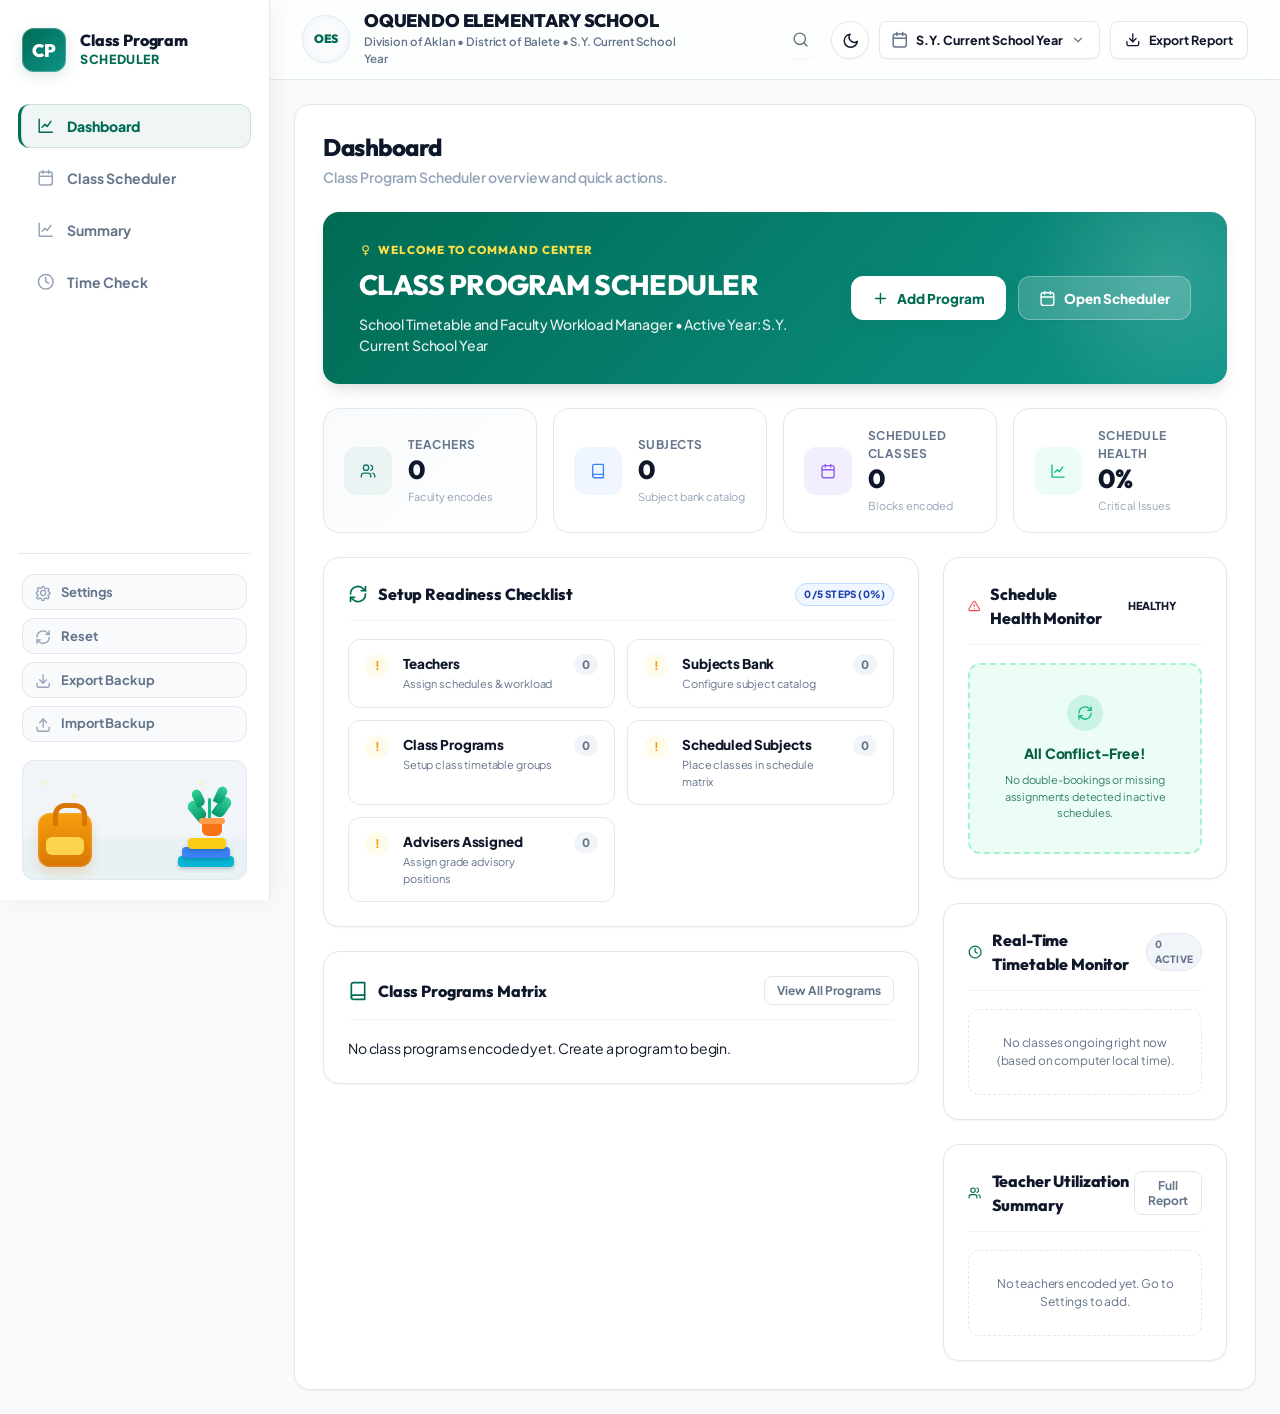
<file: class_program_scheduler_v2026-06-15_0025_ISSUE15_COLLAPSIBLE_RAIL_PROGRAM_UI.html>
<!doctype html>
<html lang="en">
<head>
<meta charset="utf-8">
<meta name="viewport" content="width=device-width,initial-scale=1">
<title>Class Program Matrix</title>
<link rel="manifest" href="manifest.json">
<meta name="theme-color" content="#006b54">
<link rel="apple-touch-icon" href="icon-192.png">
<meta name="apple-mobile-web-app-capable" content="yes">
<meta name="apple-mobile-web-app-status-bar-style" content="black-translucent">
<link rel="preconnect" href="https://fonts.googleapis.com">
<link rel="preconnect" href="https://fonts.gstatic.com" crossorigin>
<link href="https://fonts.googleapis.com/css2?family=Outfit:wght@300;400;500;600;700;800;900&family=Plus+Jakarta+Sans:wght@300;400;500;600;700;800&display=swap" rel="stylesheet">
<style>
:root {
  /* Fonts */
  --font-title: 'Outfit', sans-serif;
  --font-body: 'Plus Jakarta Sans', sans-serif;

  /* Colors - Light Theme Default */
  --bg: #f8fafc;
  --panel: #ffffff;
  --panel-glass: rgba(255, 255, 255, 0.7);
  --line: #e2e8f0;
  --line-light: #f1f5f9;
  --text: #0f172a;
  --text-muted: #64748b;
  --text-muted2: #94a3b8;
  
  --accent: #006b54;
  --accent-hover: #005643;
  --accent-light: rgba(0, 107, 84, 0.06);
  --accent-glow: rgba(0, 107, 84, 0.15);

  --danger: #ef4444;
  --danger-bg: #fef2f2;
  --danger-border: #fecaca;
  --danger-text: #991b1b;

  --success: #10b981;
  --success-bg: #ecfdf5;
  --success-border: #a7f3d0;
  --success-text: #065f46;

  --warning: #f59e0b;
  --warning-bg: #fffbeb;
  --warning-border: #fde68a;
  --warning-text: #92400e;

  --info: #3b82f6;
  --info-bg: #eff6ff;
  --info-border: #bfdbfe;
  --info-text: #1e40af;

  /* KPI Card Colors (Light) */
  --bg-teachers: linear-gradient(135deg, #f0fdf4, #ffffff);
  --border-teachers: #bbf7d0;
  --bg-subjects: linear-gradient(135deg, #eff6ff, #ffffff);
  --border-subjects: #bfdbfe;
  --bg-scheduled: linear-gradient(135deg, #faf5ff, #ffffff);
  --border-scheduled: #e9d5ff;
  --bg-conflicts: linear-gradient(135deg, #fef2f2, #ffffff);
  --border-conflicts: #fecaca;
  --bg-avgload: linear-gradient(135deg, #fffbeb, #ffffff);
  --border-avgload: #fde68a;

  /* Program Card Colors (Light) */
  --bg-prog-k: linear-gradient(135deg, #f0fdf4, #ffffff);
  --bg-prog-g12: linear-gradient(135deg, #eff6ff, #ffffff);
  --bg-prog-g36: linear-gradient(135deg, #faf5ff, #ffffff);
  --bg-prog-custom: linear-gradient(135deg, #f8fafc, #ffffff);

  /* Sidebar Theme (Light) */
  --nav-bg: var(--panel);
  --nav-text: var(--text-muted);
  --nav-text-hover: var(--text);
  --nav-hover-bg: var(--line-light);
  --nav-icon: var(--text-muted2);
  --nav-icon-hover: var(--accent);
  --nav-border: var(--line);
  --nav-title: var(--text);
  --nav-btn-bg: var(--bg);
  --nav-btn-border: var(--line);
  --nav-btn-hover-bg: var(--line-light);

  /* Shadows */
  --shadow-sm: 0 1px 2px 0 rgba(0, 0, 0, 0.05);
  --shadow: 0 4px 6px -1px rgba(0, 0, 0, 0.1), 0 2px 4px -2px rgba(0, 0, 0, 0.1);
  --shadow-md: 0 10px 15px -3px rgba(0, 0, 0, 0.1), 0 4px 6px -4px rgba(0, 0, 0, 0.05);
  --shadow-lg: 0 20px 25px -5px rgba(0, 0, 0, 0.1), 0 8px 10px -6px rgba(0, 0, 0, 0.1);
  
  --radius-sm: 8px;
  --radius-md: 12px;
  --radius-lg: 16px;
  --radius-xl: 24px;
}

body.dark-theme {
  /* Colors - Dark Theme Override */
  --bg: #090d16;
  --panel: #0f172a;
  --panel-glass: rgba(15, 23, 42, 0.7);
  --line: #1e293b;
  --line-light: #1e293b;
  --text: #f8fafc;
  --text-muted: #94a3b8;
  --text-muted2: #475569;

  --accent: #10b981;
  --accent-hover: #34d399;
  --accent-light: rgba(16, 185, 129, 0.15);
  --accent-glow: rgba(16, 185, 129, 0.3);

  --danger: #f87171;
  --danger-bg: #1e1b1b;
  --danger-border: #7f1d1d;
  --danger-text: #fca5a5;

  --success: #34d399;
  --success-bg: #064e3b;
  --success-border: #065f46;
  --success-text: #a7f3d0;

  --warning: #fbbf24;
  --warning-bg: #78350f;
  --warning-border: #92400e;
  --warning-text: #fde68a;

  --info: #60a5fa;
  --info-bg: #1e3a8a;
  --info-border: #1d4ed8;
  --info-text: #dbeafe;

  /* KPI Card Colors (Dark) */
  --bg-teachers: linear-gradient(135deg, #022c22, #0f172a);
  --border-teachers: #065f46;
  --bg-subjects: linear-gradient(135deg, #172554, #0f172a);
  --border-subjects: #1e40af;
  --bg-scheduled: linear-gradient(135deg, #3b0764, #0f172a);
  --border-scheduled: #581c87;
  --bg-conflicts: linear-gradient(135deg, #450a0a, #0f172a);
  --border-conflicts: #7f1d1d;
  --bg-avgload: linear-gradient(135deg, #451a03, #0f172a);
  --border-avgload: #78350f;

  /* Program Card Colors (Dark) */
  --bg-prog-k: linear-gradient(135deg, #022c22, #0f172a);
  --bg-prog-g12: linear-gradient(135deg, #172554, #0f172a);
  --bg-prog-g36: linear-gradient(135deg, #3b0764, #0f172a);
  --bg-prog-custom: linear-gradient(135deg, #1e293b, #0f172a);

  /* Sidebar Theme (Dark) */
  --nav-bg: linear-gradient(180deg, #090d16 0%, #030712 100%);
  --nav-text: #94a3b8;
  --nav-text-hover: #f8fafc;
  --nav-hover-bg: rgba(255, 255, 255, 0.03);
  --nav-icon: #64748b;
  --nav-icon-hover: #f8fafc;
  --nav-border: rgba(255, 255, 255, 0.03);
  --nav-title: #f8fafc;
  --nav-btn-bg: #0f172a;
  --nav-btn-border: #1e293b;
  --nav-btn-hover-bg: rgba(255, 255, 255, 0.05);

  /* Shadows */
  --shadow-sm: 0 1px 2px 0 rgba(0, 0, 0, 0.2);
  --shadow: 0 4px 6px -1px rgba(0, 0, 0, 0.3), 0 2px 4px -2px rgba(0, 0, 0, 0.3);
  --shadow-md: 0 10px 15px -3px rgba(0, 0, 0, 0.4), 0 4px 6px -4px rgba(0, 0, 0, 0.4);
  --shadow-lg: 0 20px 25px -5px rgba(0, 0, 0, 0.5), 0 8px 10px -6px rgba(0, 0, 0, 0.5);
}

/* Base Styles */
* {
  box-sizing: border-box;
  margin: 0;
  padding: 0;
}
body {
  font-family: var(--font-body);
  background: var(--bg);
  color: var(--text);
  font-size: 14px;
  line-height: 1.5;
  letter-spacing: -0.01em;
  overflow-x: hidden;
  transition: background-color 0.3s ease, color 0.3s ease;
}
button, input, select, textarea {
  font-family: inherit;
  font-size: inherit;
  color: inherit;
  background: transparent;
  border: 0;
}
button {
  cursor: pointer;
}
input, select {
  width: 100%;
  height: 38px;
  border: 1px solid var(--line);
  border-radius: var(--radius-sm);
  padding: 0 12px;
  background: var(--panel);
  color: var(--text);
  font-family: var(--font-body);
  font-size: 13.5px;
  box-shadow: var(--shadow-sm);
  transition: border-color 0.2s, box-shadow 0.2s;
}
input:focus, select:focus {
  outline: none;
  border-color: var(--accent);
  box-shadow: 0 0 0 3px var(--accent-glow);
}
select {
  appearance: none;
  -webkit-appearance: none;
  background-image: url("data:image/svg+xml;charset=UTF-8,%3csvg xmlns='http://www.w3.org/2000/svg' viewBox='0 0 24 24' fill='none' stroke='%2364748b' stroke-width='2' stroke-linecap='round' stroke-linejoin='round'%3e%3cpolyline points='6 9 12 15 18 9'%3e%3c/polyline%3e%3c/svg%3e");
  background-repeat: no-repeat;
  background-position: right 12px center;
  background-size: 16px;
  padding-right: 40px;
  cursor: pointer;
}

/* Layout Structures */
.shell {
  display: grid;
  grid-template-columns: 270px minmax(0, 1fr);
  min-height: 100vh;
}
.shell.schedulerRailMode {
  grid-template-columns: 270px 250px minmax(0, 1fr) !important;
}
.shell.schedulerRailCollapsed {
  grid-template-columns: 270px 72px minmax(0, 1fr) !important;
}

/* Sidebar Styling Redesign */
.side {
  position: sticky;
  top: 0;
  height: 100vh;
  background: var(--nav-bg) !important;
  color: var(--nav-text);
  border-right: 1px solid var(--nav-border);
  padding: 28px 18px 20px !important;
  display: flex !important;
  flex-direction: column !important;
  overflow: hidden;
  box-shadow: 4px 0 25px rgba(0, 0, 0, 0.05);
  z-index: 60;
}
.brandrow {
  display: flex;
  gap: 14px;
  align-items: center;
  margin-bottom: 32px !important;
  padding: 0 4px;
}
.brand {
  width: 44px !important;
  height: 44px !important;
  border-radius: var(--radius-md) !important;
  background: linear-gradient(135deg, var(--accent), #0d9488) !important;
  color: #ffffff !important;
  display: grid;
  place-items: center;
  font-family: var(--font-title);
  font-weight: 900 !important;
  font-size: 18px !important;
  box-shadow: 0 4px 14px var(--accent-glow), inset 0 0 0 1px rgba(255, 255, 255, 0.25) !important;
  transition: transform 0.3s ease;
}
.side:hover .brand {
  transform: rotate(5deg) scale(1.05);
}
.brandtitle {
  font-family: var(--font-title);
  font-weight: 800 !important;
  font-size: 16px !important;
  color: var(--nav-title) !important;
  line-height: 1.15 !important;
  letter-spacing: -0.01em;
}
.brandsub {
  font-size: 12.5px !important;
  color: var(--accent) !important;
  font-weight: 800 !important;
  letter-spacing: 0.05em;
  text-transform: uppercase;
}

#nav {
  display: grid !important;
  gap: 8px !important;
  margin-bottom: auto;
}
.nav {
  height: 44px !important;
  padding: 0 16px !important;
  border-radius: var(--radius-md) !important;
  background: transparent !important;
  color: var(--nav-text) !important;
  font-weight: 700 !important;
  font-size: 14px !important;
  display: flex !important;
  align-items: center !important;
  gap: 12px !important;
  text-align: left;
  transition: all 0.25s cubic-bezier(0.4, 0, 0.2, 1);
  border-left: 3px solid transparent !important;
}
.nav svg {
  width: 1.25em !important;
  height: 1.25em !important;
  max-width: 20px !important;
  max-height: 20px !important;
  stroke: var(--nav-icon);
  transition: stroke 0.25s ease, transform 0.25s ease;
}
.nav:hover {
  background: var(--nav-hover-bg) !important;
  color: var(--nav-text-hover) !important;
  transform: translateX(4px);
}
.nav:hover svg {
  stroke: var(--nav-icon-hover);
  transform: scale(1.05);
}
.nav.active {
  background: var(--accent-light) !important;
  color: var(--accent) !important;
  border-left-color: var(--accent) !important;
  box-shadow: inset 0 0 0 1px var(--accent-glow) !important;
  font-weight: 800 !important;
}
.nav.active svg {
  stroke: var(--accent) !important;
}
.nav.parent {
  justify-content: space-between !important;
}
.navLabel {
  display: flex;
  align-items: center;
  gap: 12px !important;
}
.chev {
  color: var(--nav-icon) !important;
  font-size: 12px !important;
  transition: transform 0.2s ease;
}

.subnav {
  margin: 4px 0 10px 24px !important;
  padding-left: 14px !important;
  border-left: 1px solid var(--nav-border) !important;
  display: grid;
  gap: 6px !important;
}
.subnav.collapsed {
  display: none;
}
.subitem {
  text-align: left;
  font-weight: 600 !important;
  font-size: 13px !important;
  display: flex !important;
  align-items: center !important;
  gap: 8px !important;
  transition: all 0.2s ease;
}
.subitem svg {
  stroke: #475569 !important;
}
.subitem:hover, .subitem.active {
  background: rgba(255, 255, 255, 0.03) !important;
  color: #f8fafc !important;
}
.subitem:hover svg, .subitem.active svg {
  stroke: #94a3b8 !important;
}
.subitem.addProgram {
  color: var(--accent) !important;
  font-weight: 800 !important;
}

.pill {
  margin-left: auto;
  font-size: 9.5px;
  border: 1px solid var(--nav-border) !important;
  background: var(--nav-btn-hover-bg) !important;
  color: var(--nav-text) !important;
  border-radius: 99px !important;
  padding: 1px 6px !important;
}

.sideActions {
  border-top: 1px solid var(--nav-border) !important;
  margin-top: 20px !important;
  padding: 20px 4px 0 !important;
  display: grid !important;
  gap: 8px !important;
}
.sideActions .btn, .sideActions label.btn {
  height: 36px !important;
  border-radius: var(--radius-md) !important;
  background: var(--nav-btn-bg) !important;
  border: 1px solid var(--nav-btn-border) !important;
  color: var(--nav-text) !important;
  box-shadow: none !important;
  font-weight: 700 !important;
  font-size: 13px !important;
  display: flex !important;
  align-items: center !important;
  gap: 10px !important;
  justify-content: flex-start !important;
  padding: 0 12px !important;
  transition: all 0.2s ease;
  cursor: pointer;
}
.sideActions .btn:hover, .sideActions label.btn:hover {
  background: var(--nav-btn-hover-bg) !important;
  border-color: var(--nav-border) !important;
  color: var(--nav-text-hover) !important;
}
.sideActions svg {
  width: 1.25em !important;
  height: 1.25em !important;
  max-width: 20px !important;
  max-height: 20px !important;
  stroke: var(--nav-icon) !important;
  transition: stroke 0.25s ease;
}
.sideActions .btn:hover svg, .sideActions label.btn:hover svg {
  stroke: var(--nav-icon-hover) !important;
}

.sideFooterArt {
  position: relative;
  height: 120px !important;
  margin: 18px 4px 0 !important;
  border-radius: var(--radius-md) !important;
  background: var(--nav-hover-bg) !important;
  border: 1px solid var(--nav-border) !important;
  overflow: hidden;
}
.sideFooterArt:before {
  content: "";
  position: absolute;
  left: 0;
  right: 0;
  bottom: 0;
  height: 40px;
  background: rgba(16, 185, 129, 0.04) !important;
}
.star {
  position: absolute;
  color: #fef08a;
  font-size: 11px;
  font-weight: 900;
  opacity: 0.4;
}
.star.s1 { left: 15px; top: 15px; }
.star.s2 { left: 45px; top: 25px; font-size: 14px; }
.star.s3 { right: 40px; top: 15px; }
.star.s4 { right: 15px; top: 35px; color: #a7f3d0; }
.bag {
  position: absolute;
  left: 15px;
  bottom: 12px;
  width: 54px;
  height: 54px;
  border-radius: 12px;
  background: linear-gradient(180deg, #f59e0b, #d97706) !important;
  box-shadow: 0 6px 12px rgba(217, 119, 6, 0.2), inset 0 0 0 1.5px rgba(255, 255, 255, 0.1) !important;
}
.bag:before {
  content: "";
  position: absolute;
  left: 15px;
  top: -10px;
  width: 24px;
  height: 18px;
  border: 5px solid #d97706;
  border-bottom: 0;
  border-radius: 12px 12px 0 0;
}
.bag:after {
  content: "";
  position: absolute;
  left: 8px;
  right: 8px;
  bottom: 12px;
  height: 18px;
  border-radius: 6px;
  background: #fcd34d !important;
}
.bagPocket {
  position: absolute;
  left: 18px;
  bottom: 18px;
  width: 18px;
  height: 4px;
  border-radius: 9px;
  background: #b45309;
}
.books {
  position: absolute;
  right: 12px;
  bottom: 12px;
  width: 60px;
  height: 38px;
}
.book {
  position: absolute;
  right: 0;
  height: 11px;
  border-radius: 4px;
  box-shadow: 0 2px 4px rgba(0, 0, 0, 0.2);
}
.b1 { bottom: 0; width: 56px; background: #06b6d4 !important; }
.b2 { bottom: 9px; width: 48px; background: #3b82f6 !important; right: 4px; }
.b3 { bottom: 18px; width: 38px; background: #facc15 !important; right: 8px; }
.plant {
  position: absolute;
  right: 20px;
  bottom: 45px;
  width: 32px;
  height: 50px;
}
.stem {
  position: absolute;
  left: 14px;
  bottom: 0;
  width: 3px;
  height: 36px;
  border-radius: 9px;
  background: #10b981 !important;
}
.leaf {
  position: absolute;
  width: 12px;
  height: 22px;
  border-radius: 12px 12px 12px 2px;
  background: linear-gradient(180deg, #34d399, #059669) !important;
  transform-origin: bottom center;
}
.l1 { left: 4px; bottom: 15px; transform: rotate(-40deg); }
.l2 { left: 16px; bottom: 18px; transform: rotate(35deg); }
.l3 { left: 2px; bottom: 28px; transform: rotate(-25deg) scale(0.8); }
.l4 { left: 17px; bottom: 31px; transform: rotate(25deg) scale(0.8); }
.pot {
  position: absolute;
  left: 8px;
  bottom: -2px;
  width: 20px;
  height: 14px;
  border-radius: 0 0 6px 6px;
  background: #f97316 !important;
}
.pot:before {
  content: "";
  position: absolute;
  left: -3px;
  top: -4px;
  width: 26px;
  height: 6px;
  border-radius: 99px;
  background: #ff9d4d !important;
}

/* Secondary Collapsible Sidebar / Scheduler Rail */
.schedulerRail {
  display: none;
  position: sticky;
  top: 0;
  height: 100vh;
  background: var(--panel);
  border-right: 1px solid var(--line);
  padding: 28px 18px;
  overflow-y: auto;
  box-shadow: inset -1px 0 0 var(--line-light), 4px 0 20px rgba(0, 0, 0, 0.02);
  transition: width 0.3s cubic-bezier(0.4, 0, 0.2, 1), padding 0.3s ease;
  z-index: 55;
}
.schedulerRail.visible {
  display: block;
  width: 250px;
}
.railTop {
  display: flex;
  align-items: center;
  justify-content: space-between;
  gap: 8px;
  margin-bottom: 16px;
  position: relative;
}
.railTitle {
  font-family: var(--font-title);
  font-size: 18px;
  font-weight: 800;
  color: var(--text);
  margin-bottom: 2px;
  letter-spacing: -0.01em;
}
.railSub {
  font-size: 11.5px;
  color: var(--text-muted);
  font-weight: 600;
  line-height: 1.4;
}
.railCollapseBtn {
  width: 24px;
  height: 24px;
  border: 1px solid var(--line);
  background: var(--panel);
  border-radius: 50%;
  color: var(--text-muted);
  display: flex;
  align-items: center;
  justify-content: center;
  cursor: pointer;
  transition: all 0.2s ease;
  box-shadow: var(--shadow-sm);
  flex-shrink: 0;
}
.railCollapseBtn:hover {
  background: var(--accent);
  color: #ffffff;
  border-color: var(--accent);
  transform: scale(1.1);
}
.schedulerRail.collapsed {
  width: 72px !important;
  padding: 28px 12px !important;
  overflow: hidden !important;
}
.schedulerRail.collapsed .railCollapseBtn {
  right: 12px;
  top: -4px;
  position: static;
  margin: 0 auto;
}
.schedulerRail.collapsed .railBody {
  display: flex;
  flex-direction: column;
  align-items: center;
  gap: 12px;
  margin-top: 24px;
}

/* Collapsed rail specific elements */
.rail-collapsed-icon-btn {
  width: 42px;
  height: 42px;
  border-radius: var(--radius-md);
  display: flex;
  align-items: center;
  justify-content: center;
  background: transparent;
  border: 1px solid transparent;
  color: var(--text-muted);
  transition: all 0.2s ease;
  cursor: pointer;
}
.rail-collapsed-icon-btn:hover {
  background: var(--accent-light);
  color: var(--accent);
  border-color: var(--accent-glow);
}
.rail-collapsed-icon-btn.active {
  background: var(--accent-light);
  color: var(--accent);
  border-color: var(--accent-glow);
}
.rail-collapsed-divider {
  width: 32px;
  height: 1px;
  background: var(--line);
  margin: 12px 0;
}
.rail-collapsed-recent {
  width: 36px;
  height: 36px;
  border-radius: 50%;
  display: flex;
  align-items: center;
  justify-content: center;
  font-size: 10.5px;
  font-weight: 800;
  color: #ffffff;
  border: 2px solid var(--panel);
  cursor: pointer;
  transition: transform 0.2s cubic-bezier(0.175, 0.885, 0.32, 1.275);
  box-shadow: var(--shadow-sm);
}
.rail-collapsed-recent:hover {
  transform: scale(1.15) rotate(4deg);
}
.railPrimaryBtn svg,
.railGroup svg,
.rail-collapsed-icon-btn svg {
  width: 1.25em !important;
  height: 1.25em !important;
  max-width: 20px !important;
  max-height: 20px !important;
}

.railPrimaryBtn {
  width: 100%;
  height: 42px;
  border-radius: var(--radius-md);
  background: var(--accent);
  color: #ffffff;
  font-weight: 800;
  display: flex;
  align-items: center;
  justify-content: center;
  gap: 8px;
  margin-bottom: 16px;
  border: none;
  box-shadow: 0 4px 10px var(--accent-glow);
  transition: background-color 0.2s, transform 0.1s, box-shadow 0.2s;
  cursor: pointer;
}
.railPrimaryBtn:hover {
  background: var(--accent-hover);
  transform: translateY(-1px);
  box-shadow: 0 6px 14px var(--accent-glow);
}
.railPrimaryBtn:active {
  transform: translateY(0);
}
.railSearchWrapper {
  position: relative;
  margin-bottom: 16px;
}
.railSearchWrapper svg {
  position: absolute;
  left: 12px;
  top: 10px;
  width: 16px !important;
  height: 16px !important;
  pointer-events: none;
}
.railSearch {
  height: 36px;
  border-radius: 99px;
  padding: 0 12px 0 32px;
  background: var(--line-light);
  border: 1px solid var(--line);
  font-size: 13px;
  margin-bottom: 0;
}
.railSectionLabel {
  font-size: 10.5px;
  text-transform: uppercase;
  letter-spacing: 0.08em;
  color: var(--text-muted2);
  font-weight: 800;
  margin: 20px 0 10px;
  padding-left: 4px;
}
.railGroupList {
  display: grid;
  gap: 6px;
}
.railGroup {
  height: 38px;
  border-radius: var(--radius-md);
  color: var(--text);
  font-size: 13.5px;
  font-weight: 700;
  display: grid;
  grid-template-columns: 20px 1fr auto;
  gap: 10px;
  align-items: center;
  text-align: left;
  padding: 0 12px;
  border: none;
  background: transparent;
  transition: all 0.2s ease;
  cursor: pointer;
}
.railGroup:hover {
  background: var(--line-light);
  transform: translateX(2px);
}
.railGroup.active {
  background: var(--accent-light);
  color: var(--accent);
}
.railCount {
  height: 20px;
  min-width: 24px;
  border-radius: 99px;
  background: var(--line-light);
  color: var(--text-muted);
  font-size: 10px;
  font-weight: 800;
  display: inline-grid;
  place-items: center;
  padding: 0 6px;
}
.railLevelBadge {
  width: 20px;
  height: 20px;
  border-radius: 50%;
  background: var(--line-light);
  color: var(--text-muted);
  display: inline-flex;
  align-items: center;
  justify-content: center;
  font-size: 10px;
  font-weight: 800;
  transition: all 0.2s;
}
.railGroup.active .railLevelBadge {
  background: var(--accent-glow);
  color: var(--accent);
}
.railGroup.active .railCount {
  background: var(--accent-glow);
  color: var(--accent);
}
.railRecentList {
  display: grid;
  gap: 6px;
}
.railRecent {
  min-height: 38px;
  background: var(--panel);
  border: 1px solid var(--line);
  border-radius: var(--radius-md);
  color: var(--text);
  font-size: 13px;
  font-weight: 700;
  display: flex;
  align-items: center;
  gap: 10px;
  padding: 8px 12px;
  transition: all 0.2s ease;
  cursor: pointer;
}
.railRecent:hover {
  border-color: var(--accent);
  background: var(--accent-light);
  transform: translateX(2px);
}
.railRecent span {
  white-space: nowrap;
  overflow: hidden;
  text-overflow: ellipsis;
}

/* Header / Topbar */
.schoolTopbar {
  height: 80px !important;
  background: var(--panel-glass) !important;
  backdrop-filter: blur(12px);
  border-bottom: 1px solid var(--line) !important;
  padding: 0 32px !important;
  display: flex;
  justify-content: space-between;
  align-items: center;
  position: sticky;
  top: 0;
  z-index: 50;
  transition: background-color 0.3s, border-color 0.3s;
}
.schoolIdentity {
  display: flex;
  align-items: center;
  gap: 14px;
  min-width: 0;
}
.schoolSeal {
  width: 48px;
  height: 48px;
  border-radius: 99px;
  border: 1px solid var(--line);
  background: radial-gradient(circle, #ffffff, var(--line-light));
  display: grid;
  place-items: center;
  flex: 0 0 48px;
  overflow: hidden;
  box-shadow: var(--shadow-sm);
}
.schoolSeal img {
  width: 100%;
  height: 100%;
  object-fit: cover;
}
.schoolSeal span {
  font-family: var(--font-title);
  color: var(--accent);
  font-weight: 900;
  font-size: 12px;
  letter-spacing: -0.02em;
}
.schoolText {
  min-width: 0;
  display: grid;
  gap: 2px;
}
.schoolTopbar .school {
  font-family: var(--font-title);
  font-size: 18px !important;
  line-height: 1.1 !important;
  font-weight: 850 !important;
  color: var(--text) !important;
  letter-spacing: -0.01em !important;
}
.schoolTopbar .meta {
  font-size: 11.5px !important;
  color: var(--text-muted) !important;
  font-weight: 600 !important;
}
.schedulerRailMode .schoolTopbar .meta {
  display: none !important;
}

.schoolTopActions {
  display: flex;
  align-items: center;
  gap: 10px;
  flex-shrink: 0;
}
.topSyWrap {
  position: relative;
  display: inline-flex;
  align-items: center;
}
.topSyBtn {
  height: 38px !important;
  border: 1px solid var(--line);
  background: var(--panel);
  border-radius: var(--radius-sm);
  color: var(--text);
  font-size: 12.5px;
  font-weight: 750;
  padding: 0 14px 0 36px;
  display: inline-flex;
  align-items: center;
  gap: 8px;
  box-shadow: var(--shadow-sm);
  transition: all 0.2s;
  cursor: pointer;
  user-select: none;
  min-width: 175px;
  justify-content: space-between;
}
.topSyBtn:hover {
  background: var(--line-light);
  border-color: var(--text-muted);
}
.topSyIcon {
  position: absolute;
  left: 12px;
  pointer-events: none;
  z-index: 10;
  display: flex;
  align-items: center;
  color: var(--text-muted);
}
.topSyIcon svg {
  width: 16px !important;
  height: 16px !important;
}
.topSyArrow {
  display: inline-flex;
  align-items: center;
  color: var(--text-muted);
  transition: transform 0.2s;
}
.topSyArrow svg {
  width: 14px !important;
  height: 14px !important;
}
.topSyWrap.active .topSyArrow {
  transform: rotate(180deg);
}
.topSyMenu {
  position: absolute;
  top: calc(100% + 6px);
  right: 0;
  background: var(--panel);
  border: 1px solid var(--line);
  border-radius: var(--radius-sm);
  box-shadow: var(--shadow-md);
  z-index: 210;
  display: none;
  flex-direction: column;
  min-width: 200px;
  padding: 4px 0;
}
.topSyMenu.show {
  display: flex;
}
.topSyMenuItem {
  background: none;
  border: none;
  padding: 10px 16px;
  text-align: left;
  font-size: 12.5px;
  font-weight: 750;
  color: var(--text);
  cursor: pointer;
  transition: all 0.15s;
  display: flex;
  align-items: center;
  justify-content: space-between;
}
.topSyMenuItem:hover {
  background: var(--line-light);
  color: var(--text);
}
.topSyMenuItem.active {
  background: var(--accent-light);
  color: var(--accent);
}
.topSyMenuItem.addMenuBtn {
  border-top: 1px solid var(--line);
  color: var(--accent);
  margin-top: 4px;
  padding-top: 12px;
}
.topSyMenuItem.addMenuBtn:hover {
  background: var(--accent-light);
  color: var(--accent);
}
.topExportBtn {
  height: 38px !important;
  border: 1px solid var(--line);
  background: var(--panel);
  border-radius: var(--radius-sm);
  color: var(--text);
  font-size: 12.5px;
  font-weight: 700;
  padding: 0 14px;
  display: inline-flex;
  align-items: center;
  gap: 8px;
  box-shadow: var(--shadow-sm);
  transition: all 0.2s;
}
.topExportBtn:hover {
  background: var(--line-light);
  border-color: var(--text-muted);
}
.topExportIcon {
  display: flex;
  align-items: center;
}

/* Top search bar — collapsed by default, expands on hover/focus */
.topSearchHidden {
  height: 38px !important;
  width: 38px !important;
  min-width: 0 !important;
  padding: 0 0 0 38px !important;
  border-radius: 99px !important;
  border: 1.5px solid transparent !important;
  background: transparent !important;
  background-image: url("data:image/svg+xml,%3Csvg xmlns='http://www.w3.org/2000/svg' viewBox='0 0 24 24' fill='none' stroke='%236b7280' stroke-width='2' stroke-linecap='round' stroke-linejoin='round'%3E%3Ccircle cx='11' cy='11' r='8'/%3E%3Cline x1='21' y1='21' x2='16.65' y2='16.65'/%3E%3C/svg%3E") !important;
  background-repeat: no-repeat !important;
  background-position: 10px center !important;
  background-size: 17px 17px !important;
  color: transparent !important;
  font-size: 13px !important;
  font-weight: 500 !important;
  cursor: pointer !important;
  overflow: hidden !important;
  transition: width 0.35s cubic-bezier(0.4,0,0.2,1), padding 0.35s cubic-bezier(0.4,0,0.2,1), background-color 0.25s, border-color 0.25s, color 0.2s, box-shadow 0.25s !important;
  flex-shrink: 0 !important;
  outline: none !important;
}
.topSearchHidden::placeholder {
  color: transparent !important;
  transition: color 0.2s 0.1s !important;
}
.topSearchHidden:hover,
.topSearchHidden:focus {
  width: 220px !important;
  padding: 0 14px 0 38px !important;
  border-color: var(--line) !important;
  background-color: var(--panel) !important;
  background-image: url("data:image/svg+xml,%3Csvg xmlns='http://www.w3.org/2000/svg' viewBox='0 0 24 24' fill='none' stroke='%236b7280' stroke-width='2' stroke-linecap='round' stroke-linejoin='round'%3E%3Ccircle cx='11' cy='11' r='8'/%3E%3Cline x1='21' y1='21' x2='16.65' y2='16.65'/%3E%3C/svg%3E") !important;
  background-repeat: no-repeat !important;
  background-position: 12px center !important;
  background-size: 17px 17px !important;
  color: var(--text) !important;
  box-shadow: 0 0 0 3px var(--accent-light), var(--shadow-sm) !important;
}
.topSearchHidden:focus::placeholder {
  color: var(--text-muted) !important;
}

/* Theme Toggle button */
.themeToggleBtn {
  width: 38px !important;
  height: 38px !important;
  padding: 0 !important;
  border-radius: 50% !important;
  display: inline-flex !important;
  align-items: center !important;
  justify-content: center !important;
  border: 1.5px solid var(--line) !important;
  background: var(--panel) !important;
  color: var(--text) !important;
  cursor: pointer !important;
  box-shadow: var(--shadow-sm) !important;
  transition: transform 0.25s cubic-bezier(0.4,0,0.2,1), background-color 0.2s, border-color 0.2s, box-shadow 0.25s !important;
  position: relative !important;
}
.themeToggleBtn::before {
  content: '' !important;
  position: absolute !important;
  inset: -3px !important;
  border-radius: 50% !important;
  border: 1.5px solid transparent !important;
  transition: border-color 0.25s, opacity 0.25s !important;
  opacity: 0 !important;
  pointer-events: none !important;
}
.themeToggleBtn:hover {
  transform: rotate(15deg) scale(1.1) !important;
  background: var(--accent-light) !important;
  border-color: var(--accent) !important;
  box-shadow: 0 0 0 3px var(--accent-light), var(--shadow-sm) !important;
}
.themeToggleBtn:hover::before {
  border-color: var(--accent) !important;
  opacity: 0.5 !important;
}
.themeToggleBtn:active {
  transform: rotate(15deg) scale(0.95) !important;
}

/* Main workspace */
.main {
  padding: 24px !important;
  background: var(--bg);
  min-height: calc(100vh - 80px);
  display: flex;
  flex-direction: column;
  gap: 20px;
  transition: background-color 0.3s;
}
.card {
  background: var(--panel);
  border: 1px solid var(--line);
  border-radius: var(--radius-lg);
  box-shadow: var(--shadow-sm);
  transition: background-color 0.3s, border-color 0.3s, box-shadow 0.3s;
}
.kpis {
  display: grid;
  grid-template-columns: repeat(5, minmax(0, 1fr));
  gap: 14px;
}
.metric {
  padding: 16px 20px;
  min-height: 104px;
  display: grid;
  grid-template-columns: auto 1fr;
  align-items: center;
  column-gap: 16px;
  border: 1px solid var(--line);
}
.metricIcon {
  width: 44px;
  height: 44px;
  border-radius: var(--radius-md);
  display: grid;
  place-items: center;
}
.metricIcon svg {
  width: 20px !important;
  height: 20px !important;
}
.metricVal {
  font-family: var(--font-title);
  font-size: 26px;
  font-weight: 800;
  line-height: 1.1;
}
.metricLab {
  font-size: 11.5px;
  font-weight: 750;
  text-transform: uppercase;
  color: var(--text-muted);
  letter-spacing: 0.05em;
  margin-bottom: 2px;
}
.metricSub {
  font-size: 11px;
  color: var(--text-muted2);
  white-space: nowrap;
  overflow: hidden;
  text-overflow: ellipsis;
}

/* Metric Colors */
.metric.teachers { background: var(--bg-teachers); border-color: var(--border-teachers); }
.metric.teachers .metricIcon { background: var(--success-bg); border: 1px solid var(--success-border); }
.metric.subjects { background: var(--bg-subjects); border-color: var(--border-subjects); }
.metric.subjects .metricIcon { background: var(--info-bg); border: 1px solid var(--info-border); }
.metric.scheduled { background: var(--bg-scheduled); border-color: var(--border-scheduled); }
.metric.scheduled .metricIcon { background: rgba(139, 92, 246, 0.1); border: 1px solid rgba(139, 92, 246, 0.2); }
.metric.conflicts { background: var(--bg-conflicts); border-color: var(--border-conflicts); }
.metric.conflicts .metricIcon { background: var(--danger-bg); border: 1px solid var(--danger-border); }
.metric.avgload { background: var(--bg-avgload); border-color: var(--border-avgload); }
.metric.avgload .metricIcon { background: var(--warning-bg); border: 1px solid var(--warning-border); }

/* Workload & Grid layout */
.grid {
  display: grid;
  grid-template-columns: 280px minmax(0, 1fr);
  gap: 20px;
  flex-grow: 1;
}
.grid.full {
  grid-template-columns: minmax(0, 1fr);
}
.grid.full > aside {
  display: none;
}
.grid > aside {
  position: sticky !important;
  top: 104px !important;
  align-self: start !important;
  max-height: calc(100vh - 128px) !important;
  overflow-y: auto !important;
  scrollbar-width: thin;
}
.panel {
  padding: 20px;
}
.panelHead {
  display: flex;
  justify-content: space-between;
  align-items: center;
  margin-bottom: 14px;
}
.panelTitle {
  font-family: var(--font-title);
  font-size: 15px;
  font-weight: 800;
  display: flex;
  align-items: center;
  gap: 8px;
}
.panelTitle svg {
  width: 18px !important;
  height: 18px !important;
}

.facultyList {
  display: grid;
  gap: 8px;
}
.teacher {
  display: grid;
  grid-template-columns: 36px 1fr;
  gap: 12px;
  align-items: center;
  width: 100%;
  padding: 12px;
  border-radius: var(--radius-md);
  background: var(--panel);
  border: 1px solid var(--line);
  text-align: left;
  box-shadow: var(--shadow-sm);
  transition: all 0.2s;
  cursor: grab;
}
.teacher:hover, .teacher.active {
  transform: translateY(-1px);
  box-shadow: var(--shadow);
  border-color: var(--text-muted2);
}
.avatar {
  width: 36px;
  height: 36px;
  border-radius: 50%;
  color: #ffffff;
  display: grid;
  place-items: center;
  font-family: var(--font-title);
  font-weight: 800;
  font-size: 12px;
  box-shadow: inset 0 0 0 1px rgba(255, 255, 255, 0.2);
}
.teacherTop {
  display: flex;
  align-items: center;
  justify-content: space-between;
  gap: 8px;
  min-width: 0;
}
.teacherName {
  font-size: 13.5px;
  font-weight: 750;
  color: var(--text);
  white-space: nowrap;
  overflow: hidden;
  text-overflow: ellipsis;
}
.teacherEditBtn {
  height: 24px !important;
  padding: 0 8px !important;
  border-radius: 6px !important;
  font-size: 11px !important;
  font-weight: 700 !important;
  flex-shrink: 0;
  border: 1px solid var(--line);
  background: var(--panel);
}
.teacherMeta {
  font-size: 11.5px;
  color: var(--text-muted);
  font-weight: 600;
  white-space: nowrap;
  overflow: hidden;
  text-overflow: ellipsis;
  margin-top: 2px;
}
.teacherMeta .dot {
  margin-right: 6px;
  vertical-align: middle;
}
.dot {
  width: 8px;
  height: 8px;
  border-radius: 50%;
  display: inline-block;
  box-shadow: 0 0 0 1.5px var(--panel);
}

.teacherStatusRow {
  display: flex;
  align-items: center;
  gap: 6px;
  margin-top: 6px;
}
.workloadStatusPill {
  display: inline-flex;
  align-items: center;
  justify-content: center;
  border-radius: 99px;
  padding: 3px 8px;
  font-size: 10px;
  font-weight: 800;
  text-transform: uppercase;
  border: 1px solid;
  letter-spacing: 0.03em;
  background: var(--panel);
  transition: all 0.2s;
}
.workloadStatusPill.status-underload { background: var(--info-bg); color: var(--info-text); border-color: var(--info-border); }
.workloadStatusPill.status-met { background: var(--success-bg); color: var(--success-text); border-color: var(--success-border); }
.workloadStatusPill.status-overload { background: var(--danger-bg); color: var(--danger-text); border-color: var(--danger-border); }

/* Matrix SpreadSheet */
.scheduleHead {
  padding: 20px 24px;
  border-bottom: 1px solid var(--line);
  display: flex;
  justify-content: space-between;
  align-items: center;
}
.scheduleTitle {
  font-family: var(--font-title);
  font-size: 20px;
  font-weight: 800;
  letter-spacing: -0.02em;
}
.scheduleSub {
  color: var(--text-muted);
  font-size: 12.5px;
  font-weight: 600;
  margin-top: 2px;
}

.scroll {
  overflow: auto;
  flex-grow: 1;
  background: var(--panel);
  border-bottom-left-radius: var(--radius-lg);
  border-bottom-right-radius: var(--radius-lg);
}
section.card {
  display: flex;
  flex-direction: column;
  height: 100%;
}
table {
  border-collapse: separate;
  border-spacing: 0;
  width: 100%;
  margin-bottom: 14px;
}
th {
  position: sticky;
  top: 0;
  background: var(--line-light);
  z-index: 20;
  text-align: left;
  padding: 12px 16px;
  border-bottom: 1px solid var(--line);
  color: var(--text-muted);
  font-size: 11px;
  font-weight: 850;
  letter-spacing: 0.08em;
  text-transform: uppercase;
}
td {
  border-bottom: 1px solid var(--line-light);
  border-right: 1px solid var(--line-light);
  vertical-align: top;
  background: var(--panel);
  transition: background-color 0.2s;
}
.timecol {
  position: sticky;
  left: 0;
  z-index: 18;
  background: var(--panel);
  min-width: 200px;
  max-width: 200px;
  border-right: 1px solid var(--line);
  box-shadow: 4px 0 8px -4px rgba(0,0,0,0.05);
}
thead .timecol {
  z-index: 25;
  background: var(--line-light);
}
.timeCell {
  padding: 16px;
}
.timeLine {
  display: flex;
  justify-content: space-between;
  gap: 8px;
}
.timeTitle {
  font-family: var(--font-title);
  font-size: 13px;
  font-weight: 800;
}
.timeMeta {
  font-size: 11px;
  color: var(--text-muted);
  font-weight: 700;
  margin-top: 2px;
  text-transform: capitalize;
}

/* Scheduler Blocks & Cards */
.drop {
  min-height: 110px;
  padding: 10px;
  display: flex;
  flex-direction: column;
  gap: 8px;
}
.drop.teacherReady {
  outline: 2px dashed var(--accent) !important;
  outline-offset: -4px !important;
  background: var(--accent-light) !important;
}

.block {
  --card-color: var(--accent);
  background: var(--panel) !important;
  border: 1px solid var(--line) !important;
  border-left: 4px solid var(--card-color) !important;
  border-radius: var(--radius-md) !important;
  padding: 12px !important;
  box-shadow: var(--shadow-sm) !important;
  display: flex;
  flex-direction: column;
  gap: 8px;
  transition: transform 0.2s, box-shadow 0.2s;
  position: relative;
}
.block:hover {
  transform: translateY(-2px);
  box-shadow: var(--shadow-md) !important;
}
.blockTeacherRow {
  display: flex;
  align-items: center;
  gap: 8px;
  margin-top: 4px;
}
.blockTeacherAvatar {
  width: 24px;
  height: 24px;
  border-radius: 50%;
  color: #ffffff;
  display: flex;
  align-items: center;
  justify-content: center;
  font-size: 9.5px;
  font-weight: 800;
  box-shadow: var(--shadow-sm);
  flex: 0 0 24px;
}
.blockTeacherName {
  font-size: 11.5px;
  color: var(--text-muted);
  font-weight: 750;
  white-space: nowrap;
  overflow: hidden;
  text-overflow: ellipsis;
}
.blockMetaRow {
  display: flex;
  flex-wrap: wrap;
  gap: 4px;
  margin-top: 2px;
  padding-right: 32px;
}
.blockMetaPill {
  background: var(--line-light);
  color: var(--text-muted);
  border-radius: 4px;
  padding: 2px 6px;
  font-size: 9.5px;
  font-weight: 700;
  text-transform: uppercase;
  letter-spacing: 0.02em;
  display: inline-flex;
  align-items: center;
  gap: 4px;
}
.blockMinsBadge {
  position: absolute;
  bottom: 10px;
  right: 10px;
  background: var(--line-light);
  color: var(--text-muted);
  border-radius: 99px;
  padding: 2px 8px;
  font-size: 9.5px;
  font-weight: 800;
}
.classHead {
  display: flex;
  justify-content: space-between;
  align-items: flex-start;
  gap: 8px;
}
.classSubject {
  font-family: var(--font-title);
  font-size: 12.5px;
  font-weight: 800;
  color: var(--text);
  line-height: 1.3;
  text-transform: uppercase;
}

.add {
  border: 2px dashed var(--line) !important;
  background: transparent !important;
  color: var(--text-muted2) !important;
  border-radius: var(--radius-md) !important;
  min-height: 48px;
  font-size: 11.5px !important;
  font-weight: 800 !important;
  display: flex;
  align-items: center;
  justify-content: center;
  gap: 6px;
  transition: all 0.2s;
  cursor: pointer;
  width: 100%;
  box-shadow: none !important;
}
.add:hover {
  border-color: var(--accent) !important;
  color: var(--accent) !important;
  background: var(--accent-light) !important;
  transform: scale(1.01);
}

.univ {
  background: var(--bg) !important;
  border: 1px solid var(--line) !important;
  border-radius: var(--radius-md) !important;
  color: var(--text-muted) !important;
  font-weight: 700;
  font-size: 11.5px;
  text-align: center;
  padding: 12px 16px !important;
  letter-spacing: 0.03em;
  text-transform: uppercase;
  display: inline-flex !important;
  align-items: center;
  justify-content: center;
  gap: 8px;
  box-shadow: var(--shadow-sm);
  margin: 8px 12px;
  width: calc(100% - 24px);
}
.univ svg {
  width: 14px !important;
  height: 14px !important;
  stroke: var(--text-muted);
}

/* Scheduler Header Block & Dashboard Card styling */
.schedulerHeaderBlock {
  background: linear-gradient(135deg, var(--panel) 0%, var(--bg) 100%) !important;
  border: 1px solid var(--line) !important;
  border-radius: var(--radius-lg) !important;
  padding: 20px 24px !important;
  margin-bottom: 24px !important;
  box-shadow: var(--shadow-sm) !important;
  display: flex;
  flex-direction: column;
  gap: 16px;
  position: relative;
  overflow: hidden;
}
.schedulerHeaderBlock::before {
  content: '';
  position: absolute;
  top: 0;
  left: 0;
  width: 4px;
  height: 100%;
  background: var(--accent);
}
.schedulerHeaderTop {
  display: flex;
  justify-content: space-between;
  align-items: flex-start;
  gap: 16px;
  flex-wrap: wrap;
}
.schedulerHeaderInfo {
  min-width: 250px;
  flex: 1;
}
.schedulerHeaderTitleRow {
  display: flex;
  align-items: center;
  gap: 10px;
  margin-bottom: 6px;
}
.schedulerHeaderTitle {
  font-family: var(--font-title);
  font-size: 20px;
  font-weight: 850;
  color: var(--text);
  margin: 0;
}
.schedulerHeaderBadge {
  padding: 2px 8px;
  border-radius: 99px;
  font-size: 10px;
  font-weight: 850;
  text-transform: uppercase;
  letter-spacing: 0.05em;
}
.schedulerHeaderBadge.MG { background: #e0f2fe; color: #0369a1; }
.schedulerHeaderBadge.SEC { background: #fef3c7; color: #d97706; }
.schedulerHeaderBadge.K { background: #fce7f3; color: #be185d; }
.schedulerHeaderBadge.SG { background: #dcfce7; color: #15803d; }
.schedulerHeaderBadge.custom { background: #f1f5f9; color: #334155; }

.schedulerHeaderSub {
  font-size: 13px;
  color: var(--text-muted);
  font-weight: 600;
  display: flex;
  align-items: center;
  gap: 12px;
  flex-wrap: wrap;
}
.schedulerHeaderSub span {
  display: inline-flex;
  align-items: center;
  gap: 5px;
}

.schedulerHeaderProgress {
  min-width: 240px;
  display: flex;
  flex-direction: column;
  gap: 6px;
}
.schedulerProgressLabel {
  font-size: 11px;
  font-weight: 800;
  color: var(--text-muted);
  text-transform: uppercase;
  letter-spacing: 0.05em;
  display: flex;
  justify-content: space-between;
}
.schedulerProgressTrack {
  height: 8px;
  background: var(--line);
  border-radius: 99px;
  overflow: hidden;
}
.schedulerProgressFill {
  height: 100%;
  background: linear-gradient(90deg, var(--accent) 0%, #10b981 100%);
  border-radius: 99px;
  transition: width 0.4s cubic-bezier(0.4, 0, 0.2, 1);
}

.schedulerHeaderAdvisers {
  display: flex;
  flex-direction: column;
  gap: 8px;
  border-top: 1px solid var(--line);
  padding-top: 12px;
}
.schedulerAdvisersTitle {
  font-size: 11px;
  font-weight: 800;
  color: var(--text-muted2);
  text-transform: uppercase;
  letter-spacing: 0.05em;
}
.schedulerAdvisersList {
  display: flex;
  gap: 8px;
  flex-wrap: wrap;
}
.schedulerAdviserPill {
  background: var(--line-light);
  border: 1px solid var(--line);
  border-radius: 99px;
  padding: 3px 10px 3px 6px;
  display: inline-flex;
  align-items: center;
  gap: 6px;
  font-size: 12px;
  font-weight: 700;
  color: var(--text);
}
.schedulerAdviserAvatar {
  width: 20px;
  height: 20px;
  border-radius: 50%;
  color: #fff;
  display: flex;
  align-items: center;
  justify-content: center;
  font-size: 9px;
  font-weight: 800;
}

/* Empty State / Search Fallback styling */
.schedulerEmptyState {
  background: var(--panel) !important;
  border: 1px dashed var(--line) !important;
  border-radius: var(--radius-lg) !important;
  padding: 48px 24px !important;
  text-align: center;
  display: flex;
  flex-direction: column;
  align-items: center;
  justify-content: center;
  gap: 16px;
  max-width: 580px;
  margin: 40px auto;
  box-shadow: var(--shadow-sm);
}
.schedulerEmptyIcon {
  width: 64px;
  height: 64px;
  border-radius: 50%;
  background: var(--accent-light);
  color: var(--accent);
  display: grid;
  place-items: center;
  margin-bottom: 8px;
}
.schedulerEmptyIcon svg {
  width: 32px !important;
  height: 32px !important;
}
.schedulerEmptyTitle {
  font-family: var(--font-title);
  font-size: 18px;
  font-weight: 800;
  color: var(--text);
  margin: 0;
}
.schedulerEmptyDesc {
  font-size: 13.5px;
  color: var(--text-muted);
  line-height: 1.5;
  margin: 0;
  max-width: 400px;
}

/* Scheduler Panel & Header Styling */
.schedulerPanel {
  background: var(--panel);
  border: 1px solid var(--line);
  border-radius: var(--radius-lg);
  box-shadow: var(--shadow-sm);
  overflow: hidden;
}
.schedulerPanelBody {
  padding: 24px;
}
.schedulerListHead {
  display: flex;
  justify-content: space-between;
  align-items: center;
  margin-bottom: 24px;
  padding-bottom: 16px;
  border-bottom: 1px solid var(--line-light);
  gap: 16px;
  flex-wrap: wrap;
}
.schedulerListTitle {
  font-family: var(--font-title);
  font-size: 20px;
  font-weight: 850;
  color: var(--text);
  margin-bottom: 4px;
}
.schedulerListSub {
  font-size: 13px;
  color: var(--text-muted);
  font-weight: 600;
}

/* Diagnostic Alerts */
.alert {
  border-radius: var(--radius-md);
  padding: 14px 18px;
  display: flex;
  flex-direction: column;
  gap: 6px;
  margin-bottom: 20px;
  border: 1px solid;
  font-size: 13.5px;
}
.alert.ok {
  background: var(--success-bg) !important;
  border-color: var(--success-border) !important;
  color: var(--success-text) !important;
  border-left: 5px solid var(--success) !important;
}
.alert.badbg {
  background: var(--danger-bg) !important;
  border-color: var(--danger-border) !important;
  color: var(--danger-text) !important;
  border-left: 5px solid var(--danger) !important;
}
.diagTitle {
  font-weight: 800;
  font-size: 14.5px;
}
.diagDetails {
  margin: 6px 0 6px 20px;
  padding: 0;
  list-style-type: disc;
  display: flex;
  flex-direction: column;
  gap: 6px;
}
.diagHint {
  font-size: 12px;
  font-weight: 600;
  opacity: 0.9;
}
.conflictJump {
  background: none;
  border: none;
  padding: 0;
  font-family: inherit;
  font-size: inherit;
  color: currentColor;
  text-decoration: underline;
  font-weight: 750;
  cursor: pointer;
  text-align: left;
}

/* Scheduler Toolbar & Dropdown elements */
.schedulerToolbar {
  display: flex;
  align-items: center;
  gap: 8px;
}
.viewToggle {
  width: 34px;
  height: 34px;
  border: 1px solid var(--line);
  border-radius: var(--radius-sm);
  background: var(--panel);
  color: var(--text-muted);
  display: flex;
  align-items: center;
  justify-content: center;
  cursor: pointer;
  transition: all 0.2s;
}
.viewToggle:hover {
  background: var(--line-light);
  color: var(--text);
}
.viewToggle.active {
  background: var(--accent-light);
  color: var(--accent);
  border-color: var(--accent-glow);
}
.viewToggle svg {
  width: 16px !important;
  height: 16px !important;
  stroke: currentColor;
}
.schedulerFilterSelect {
  height: 34px;
  border: 1px solid var(--line);
  border-radius: var(--radius-sm);
  background: var(--panel);
  padding: 0 28px 0 10px;
  font-size: 12.5px;
  font-weight: 700;
  color: var(--text);
  cursor: pointer;
  transition: border-color 0.2s;
}
.schedulerFilterSelect:hover {
  border-color: var(--text-muted);
}
.schedulerFilterSelect:focus {
  outline: none;
  border-color: var(--accent);
  box-shadow: 0 0 0 3px var(--accent-glow);
}

/* Modal Styling */
.modal {
  display: none;
  position: fixed;
  inset: 0;
  background: rgba(15, 23, 42, 0.4);
  backdrop-filter: blur(4px);
  z-index: 1000;
  align-items: center;
  justify-content: center;
  padding: 20px;
}
.modal.show {
  display: flex !important;
}
.modalPanel {
  width: 100%;
  max-width: 680px;
  background: var(--panel);
  border: 1px solid var(--line);
  border-radius: var(--radius-lg);
  box-shadow: var(--shadow-lg);
  padding: 28px;
  display: flex;
  flex-direction: column;
  gap: 20px;
  animation: modalSlideIn 0.22s cubic-bezier(0.4,0,0.2,1);
}
  border-radius: 50%;
  background: var(--accent-light);
  color: var(--accent);
  display: grid;
  place-items: center;
  margin-bottom: 8px;
}
.schedulerEmptyIcon svg {
  width: 32px !important;
  height: 32px !important;
}
.schedulerEmptyTitle {
  font-family: var(--font-title);
  font-size: 18px;
  font-weight: 800;
  color: var(--text);
  margin: 0;
}
.schedulerEmptyDesc {
  font-size: 13.5px;
  color: var(--text-muted);
  line-height: 1.5;
  margin: 0;
  max-width: 400px;
}

/* Scheduler Panel & Header Styling */
.schedulerPanel {
  background: var(--panel);
  border: 1px solid var(--line);
  border-radius: var(--radius-lg);
  box-shadow: var(--shadow-sm);
  overflow: hidden;
}
.schedulerPanelBody {
  padding: 24px;
}
.schedulerListHead {
  display: flex;
  justify-content: space-between;
  align-items: center;
  margin-bottom: 24px;
  padding-bottom: 16px;
  border-bottom: 1px solid var(--line-light);
  gap: 16px;
  flex-wrap: wrap;
}
.schedulerListTitle {
  font-family: var(--font-title);
  font-size: 20px;
  font-weight: 850;
  color: var(--text);
  margin-bottom: 4px;
}
.schedulerListSub {
  font-size: 13px;
  color: var(--text-muted);
  font-weight: 600;
}

/* Diagnostic Alerts */
.alert {
  border-radius: var(--radius-md);
  padding: 14px 18px;
  display: flex;
  flex-direction: column;
  gap: 6px;
  margin-bottom: 20px;
  border: 1px solid;
  font-size: 13.5px;
}
.alert.ok {
  background: var(--success-bg) !important;
  border-color: var(--success-border) !important;
  color: var(--success-text) !important;
  border-left: 5px solid var(--success) !important;
}
.alert.badbg {
  background: var(--danger-bg) !important;
  border-color: var(--danger-border) !important;
  color: var(--danger-text) !important;
  border-left: 5px solid var(--danger) !important;
}
.diagTitle {
  font-weight: 800;
  font-size: 14.5px;
}
.diagDetails {
  margin: 6px 0 6px 20px;
  padding: 0;
  list-style-type: disc;
  display: flex;
  flex-direction: column;
  gap: 6px;
}
.diagHint {
  font-size: 12px;
  font-weight: 600;
  opacity: 0.9;
}
.conflictJump {
  background: none;
  border: none;
  padding: 0;
  font-family: inherit;
  font-size: inherit;
  color: currentColor;
  text-decoration: underline;
  font-weight: 750;
  cursor: pointer;
  text-align: left;
}

/* Scheduler Toolbar & Dropdown elements */
.schedulerToolbar {
  display: flex;
  align-items: center;
  gap: 8px;
}
.viewToggle {
  width: 34px;
  height: 34px;
  border: 1px solid var(--line);
  border-radius: var(--radius-sm);
  background: var(--panel);
  color: var(--text-muted);
  display: flex;
  align-items: center;
  justify-content: center;
  cursor: pointer;
  transition: all 0.2s;
}
.viewToggle:hover {
  background: var(--line-light);
  color: var(--text);
}
.viewToggle.active {
  background: var(--accent-light);
  color: var(--accent);
  border-color: var(--accent-glow);
}
.viewToggle svg {
  width: 16px !important;
  height: 16px !important;
  stroke: currentColor;
}
.schedulerFilterSelect {
  height: 34px;
  border: 1px solid var(--line);
  border-radius: var(--radius-sm);
  background: var(--panel);
  padding: 0 28px 0 10px;
  font-size: 12.5px;
  font-weight: 700;
  color: var(--text);
  cursor: pointer;
  transition: border-color 0.2s;
}
.schedulerFilterSelect:hover {
  border-color: var(--text-muted);
}
.schedulerFilterSelect:focus {
  outline: none;
  border-color: var(--accent);
  box-shadow: 0 0 0 3px var(--accent-glow);
}

/* Modal Styling */
.modal {
  display: none;
  position: fixed;
  inset: 0;
  background: rgba(15, 23, 42, 0.4);
  backdrop-filter: blur(4px);
  z-index: 1000;
  align-items: center;
  justify-content: center;
  padding: 20px;
}
.modal.show {
  display: flex !important;
}
.modalPanel {
  width: 100%;
  max-width: 680px;
  background: var(--panel);
  border: 1px solid var(--line);
  border-radius: var(--radius-lg);
  box-shadow: var(--shadow-lg);
  padding: 28px;
  display: flex;
  flex-direction: column;
  gap: 20px;
  animation: modalSlideIn 0.22s cubic-bezier(0.4,0,0.2,1);
}
@keyframes modalSlideIn {
  from { opacity: 0; transform: translateY(16px) scale(0.98); }
  to   { opacity: 1; transform: translateY(0) scale(1); }
}

/* Program Modal – Premium Redesign */
.programModalPanel {
  max-width: 600px !important;
  max-height: 90vh;
  padding: 0 !important;
  gap: 0 !important;
  overflow: hidden;
  display: flex;
  flex-direction: column;
}
.programModalHeader {
  padding: 24px 28px 20px;
  border-bottom: 1px solid var(--line);
  background: linear-gradient(135deg, var(--accent-light) 0%, transparent 100%);
  display: flex;
  align-items: flex-start;
  gap: 14px;
  position: relative;
}
.programModalHeader::before {
  content: '';
  position: absolute;
  top: 0; left: 0;
  width: 4px;
  height: 100%;
  background: var(--accent);
  border-radius: 0 0 0 0;
}
.programModalHeaderIcon {
  width: 44px;
  height: 44px;
  border-radius: var(--radius-md);
  background: var(--accent);
  display: grid;
  place-items: center;
  flex-shrink: 0;
  box-shadow: 0 4px 12px var(--accent-glow);
}
.programModalHeaderIcon svg {
  width: 22px !important;
  height: 22px !important;
  max-width: none !important;
  max-height: none !important;
  stroke: #fff !important;
}
.programModalHeaderText h2 {
  font-family: var(--font-title);
  font-size: 20px;
  font-weight: 800;
  color: var(--text);
  margin: 0 0 4px;
  letter-spacing: -0.01em;
}
.programModalHeaderText p {
  font-size: 12.5px;
  color: var(--text-muted);
  font-weight: 500;
  margin: 0;
}
.programModalBody {
  padding: 24px 28px;
  display: flex;
  flex-direction: column;
  gap: 20px;
  overflow-y: auto;
}
.checkPanel {
  display: grid;
  grid-template-columns: repeat(auto-fill, minmax(130px, 1fr));
  gap: 12px;
}
.programModalSectionLabel {
  font-size: 10.5px;
  font-weight: 800;
  text-transform: uppercase;
  letter-spacing: 0.08em;
  color: var(--accent);
  margin-bottom: -8px;
  display: flex;
  align-items: center;
  gap: 6px;
}
.programModalSectionLabel::after {
  content: '';
  flex: 1;
  height: 1px;
  background: var(--line);
  margin-left: 8px;
}
.programLoadToggleCard {
  display: flex;
  align-items: flex-start;
  gap: 14px;
  background: var(--line-light);
  border: 1.5px solid var(--line);
  border-radius: var(--radius-md);
  padding: 14px 16px;
  cursor: pointer;
  transition: border-color 0.2s, background 0.2s;
  position: relative;
}
.programLoadToggleCard:has(input:checked) {
  border-color: var(--accent);
  background: var(--accent-light);
}
.programLoadToggleCard input[type=checkbox] {
  display: none;
}
.programLoadToggleCheckmark {
  width: 22px;
  height: 22px;
  border-radius: 6px;
  border: 2px solid var(--line);
  background: var(--panel);
  display: grid;
  place-items: center;
  flex-shrink: 0;
  margin-top: 1px;
  transition: background 0.2s, border-color 0.2s;
}
.programLoadToggleCard:has(input:checked) .programLoadToggleCheckmark {
  background: var(--accent);
  border-color: var(--accent);
}
.programLoadToggleCheckmark svg {
  width: 14px !important;
  height: 14px !important;
  max-width: none !important;
  max-height: none !important;
  stroke: #fff !important;
  opacity: 0;
  transition: opacity 0.15s;
}
.programLoadToggleCard:has(input:checked) .programLoadToggleCheckmark svg {
  opacity: 1;
}
.programLoadToggleText b {
  font-size: 13px;
  font-weight: 700;
  color: var(--text);
  display: block;
  margin-bottom: 3px;
}
.programLoadToggleText span {
  font-size: 11.5px;
  color: var(--text-muted);
  line-height: 1.4;
  font-weight: 500;
}
.programModalFooter {
  display: flex;
  justify-content: flex-end;
  align-items: center;
  gap: 10px;
  padding: 16px 28px 20px;
  border-top: 1px solid var(--line);
  flex-shrink: 0;
}
.programModalNote {
  font-size: 12px;
  color: var(--text-muted);
  padding: 10px 14px;
  background: var(--line-light);
  border: 1px solid var(--line);
  border-radius: var(--radius-sm);
  display: flex;
  align-items: flex-start;
  gap: 8px;
  line-height: 1.5;
}
.formGrid {
  display: grid;
  grid-template-columns: 1fr 1fr;
  gap: 16px;
}
.label {
  display: grid;
  gap: 6px;
  font-size: 12px;
  text-transform: uppercase;
  letter-spacing: 0.05em;
  color: var(--text-muted);
  font-weight: 800;
}
.btn {
  height: 38px;
  padding: 0 16px;
  border: 1px solid var(--line);
  border-radius: var(--radius-sm);
  background: var(--panel);
  color: var(--text);
  font-weight: 700;
  box-shadow: var(--shadow-sm);
  display: inline-flex;
  align-items: center;
  gap: 8px;
  justify-content: center;
  transition: all 0.2s;
}
.btn:hover {
  background: var(--line-light);
  border-color: var(--text-muted);
}
.btn.primary {
  background: var(--accent);
  border-color: var(--accent);
  color: #ffffff;
  box-shadow: 0 4px 12px var(--accent-glow);
}
.btn.primary:hover {
  background: var(--accent-hover);
  border-color: var(--accent-hover);
}
.btn.danger {
  color: var(--danger) !important;
  border-color: var(--danger-border);
  background: var(--danger-bg);
}
.btn.danger:hover {
  background: #fee2e2;
}

/* Custom Modal Panels */
.classModalPanel {
  max-width: 520px !important;
}
.classModalHeader {
  margin-bottom: 4px;
}
.classModalHeader h2 {
  font-family: var(--font-title);
  font-size: 20px;
  font-weight: 800;
  color: var(--text);
}
.classNotice {
  display: none;
  border-radius: var(--radius-sm);
  padding: 10px 14px;
  font-size: 12.5px;
  font-weight: 600;
  border: 1px solid var(--line);
  background: var(--line-light);
}
.classNotice.show { display: block; }
.classNotice.error { background: var(--danger-bg); border-color: var(--danger-border); color: var(--danger-text); }
.classNotice.ok { background: var(--success-bg); border-color: var(--success-border); color: var(--success-text); }
.classNotice.info { background: var(--info-bg); border-color: var(--info-border); color: var(--info-text); }

/* Dashboard Styling Redesign */
.kpis.hideForDashboard,
.kpis.hideForAnalytics {
  display: none !important;
}

.db-page {
  display: flex;
  flex-direction: column;
  gap: 24px;
  width: 100%;
}

.db-hero {
  border-radius: var(--radius-lg);
  padding: 28px 36px;
  background: linear-gradient(135deg, var(--accent) 0%, #0d9488 100%) !important;
  color: #ffffff;
  display: flex;
  justify-content: space-between;
  align-items: center;
  gap: 24px;
  box-shadow: var(--shadow-md);
  position: relative;
  overflow: hidden;
  transition: transform 0.3s ease, box-shadow 0.3s ease;
}

.db-hero:hover {
  transform: translateY(-2px);
  box-shadow: 0 12px 25px var(--accent-glow);
}

.db-hero::before {
  content: '';
  position: absolute;
  top: -50%;
  right: -10%;
  width: 300px;
  height: 300px;
  background: radial-gradient(circle, rgba(255,255,255,0.15) 0%, transparent 70%);
  border-radius: 50%;
  pointer-events: none;
}

.db-hero-text h2 {
  font-family: var(--font-title);
  font-size: 28px;
  font-weight: 800;
  margin-bottom: 8px;
  letter-spacing: -0.02em;
}

.db-hero-text p {
  font-size: 14px;
  color: rgba(255, 255, 255, 0.9);
  font-weight: 500;
}

.db-hero-welcome {
  font-family: var(--font-title);
  font-weight: 800;
  font-size: 11.5px;
  text-transform: uppercase;
  letter-spacing: 0.08em;
  color: #fde047;
  margin-bottom: 6px;
  display: inline-flex;
  align-items: center;
  gap: 6px;
}

.db-hero-actions {
  display: flex;
  gap: 12px;
  flex-shrink: 0;
}

.db-hero-actions .btn {
  height: 44px;
  padding: 0 20px;
  border-radius: var(--radius-md);
  font-weight: 800;
  font-size: 13.5px;
  transition: all 0.2s ease;
}

.db-hero-actions .btn.primary {
  background: #ffffff;
  border-color: #ffffff;
  color: var(--accent);
}

.db-hero-actions .btn.primary:hover {
  background: #f1f5f9;
  transform: scale(1.03);
}

.db-hero-actions .btn.secondary {
  background: rgba(255, 255, 255, 0.18);
  border-color: rgba(255, 255, 255, 0.3);
  color: #ffffff;
}

.db-hero-actions .btn.secondary:hover {
  background: rgba(255, 255, 255, 0.28);
  transform: scale(1.03);
}

.db-metrics-grid {
  display: grid;
  grid-template-columns: repeat(4, minmax(0, 1fr));
  gap: 16px;
}

.db-metric-card {
  background: var(--panel);
  border: 1px solid var(--line);
  border-radius: var(--radius-lg);
  padding: 18px 20px;
  display: flex;
  align-items: center;
  gap: 16px;
  transition: all 0.3s cubic-bezier(0.4, 0, 0.2, 1);
  cursor: pointer;
  position: relative;
  overflow: hidden;
}

.db-metric-card:hover {
  transform: translateY(-4px);
  box-shadow: var(--shadow-md);
  border-color: var(--accent);
}

.db-metric-icon-wrap {
  width: 48px;
  height: 48px;
  border-radius: var(--radius-md);
  display: flex;
  align-items: center;
  justify-content: center;
  flex-shrink: 0;
  transition: transform 0.3s ease;
}

.db-metric-card:hover .db-metric-icon-wrap {
  transform: scale(1.1);
}

.db-metric-info {
  flex-grow: 1;
}

.db-metric-label {
  font-size: 12px;
  font-weight: 700;
  color: var(--text-muted);
  text-transform: uppercase;
  letter-spacing: 0.04em;
  margin-bottom: 2px;
}

.db-metric-value {
  font-family: var(--font-title);
  font-size: 26px;
  font-weight: 800;
  color: var(--text);
  line-height: 1.1;
}

.db-metric-sub {
  font-size: 11px;
  color: var(--text-muted2);
  margin-top: 4px;
}

/* Specific Metric Colors */
.db-metric-card.teachers {
  background: linear-gradient(135deg, var(--bg), var(--panel));
}
.db-metric-card.teachers .db-metric-icon-wrap {
  background: var(--accent-light);
}
.db-metric-card.subjects .db-metric-icon-wrap {
  background: var(--info-bg);
}
.db-metric-card.scheduled .db-metric-icon-wrap {
  background: rgba(139, 92, 246, 0.1);
}
.db-metric-card.health .db-metric-icon-wrap {
  background: var(--success-bg);
}
.db-metric-card.health.has-issues .db-metric-icon-wrap {
  background: var(--danger-bg);
}

.db-split-grid {
  display: grid;
  grid-template-columns: 2.1fr 1fr;
  gap: 24px;
}

.db-card {
  background: var(--panel);
  border: 1px solid var(--line);
  border-radius: var(--radius-lg);
  padding: 24px;
  box-shadow: var(--shadow-sm);
  display: flex;
  flex-direction: column;
  gap: 18px;
}

.db-card-header {
  display: flex;
  justify-content: space-between;
  align-items: center;
  border-bottom: 1px solid var(--line-light);
  padding-bottom: 14px;
}

.db-card-title {
  font-family: var(--font-title);
  font-size: 16px;
  font-weight: 800;
  color: var(--text);
  display: flex;
  align-items: center;
  gap: 10px;
}

.db-card-title svg {
  width: 1.25em !important;
  height: 1.25em !important;
}

.db-card-action-btn {
  background: transparent;
  border: 1px solid var(--line);
  color: var(--text-muted);
  font-size: 12px;
  font-weight: 700;
  padding: 6px 12px;
  border-radius: var(--radius-sm);
  cursor: pointer;
  transition: all 0.2s ease;
}

.db-card-action-btn:hover {
  border-color: var(--accent);
  color: var(--accent);
  background: var(--accent-light);
}

/* Readiness Checklist Styling */
.db-readiness-checklist {
  display: grid;
  grid-template-columns: repeat(2, 1fr);
  gap: 12px;
}

.db-check-item {
  border: 1px solid var(--line);
  border-radius: var(--radius-md);
  padding: 14px 16px;
  display: flex;
  align-items: flex-start;
  gap: 14px;
  background: var(--panel);
  transition: border-color 0.2s, box-shadow 0.2s;
  cursor: pointer;
}

.db-check-item:hover {
  border-color: var(--accent);
  box-shadow: var(--shadow-sm);
}

.db-check-status-icon {
  width: 24px;
  height: 24px;
  border-radius: 50%;
  display: flex;
  align-items: center;
  justify-content: center;
  font-weight: 800;
  font-size: 12px;
  flex-shrink: 0;
}

.db-check-item.done .db-check-status-icon {
  background: var(--success-bg);
  color: var(--success);
}

.db-check-item.todo .db-check-status-icon {
  background: var(--warning-bg);
  color: var(--warning);
}

.db-check-info {
  flex-grow: 1;
}

.db-check-label {
  font-size: 13.5px;
  font-weight: 800;
  color: var(--text);
  margin-bottom: 2px;
}

.db-check-hint {
  font-size: 11px;
  color: var(--text-muted);
}

.db-check-count-badge {
  font-size: 11.5px;
  font-weight: 800;
  background: var(--line-light);
  color: var(--text-muted);
  padding: 2px 8px;
  border-radius: 99px;
  flex-shrink: 0;
}

/* Programs Grid Styling */
.db-programs-grid {
  display: grid;
  grid-template-columns: repeat(2, 1fr);
  gap: 16px;
}

.db-prog-card {
  border: 1px solid var(--line);
  border-radius: var(--radius-md);
  padding: 16px;
  display: flex;
  flex-direction: column;
  gap: 12px;
  background: var(--panel);
  position: relative;
  overflow: hidden;
  transition: all 0.25s ease;
}

.db-prog-card:hover {
  transform: translateY(-2px);
  border-color: var(--accent);
  box-shadow: var(--shadow);
}

.db-prog-header {
  display: flex;
  justify-content: space-between;
  align-items: flex-start;
  gap: 8px;
}

.db-prog-type {
  font-size: 10px;
  font-weight: 800;
  color: var(--text-muted);
  text-transform: uppercase;
  letter-spacing: 0.05em;
}

.db-prog-name {
  font-family: var(--font-title);
  font-size: 15px;
  font-weight: 800;
  color: var(--text);
  margin-top: 2px;
  white-space: nowrap;
  overflow: hidden;
  text-overflow: ellipsis;
}

.db-prog-grades {
  font-size: 11.5px;
  color: var(--text-muted);
  white-space: nowrap;
  overflow: hidden;
  text-overflow: ellipsis;
}

.db-prog-stats {
  display: flex;
  gap: 12px;
  flex-wrap: wrap;
  border-top: 1px solid var(--line-light);
  border-bottom: 1px solid var(--line-light);
  padding: 8px 0;
}

.db-prog-stat-item {
  display: flex;
  align-items: center;
  gap: 4px;
  font-size: 11px;
  font-weight: 700;
  color: var(--text-muted);
}

.db-prog-stat-item svg {
  width: 1.1em !important;
  height: 1.1em !important;
}

.db-prog-coverage-wrap {
  display: flex;
  flex-direction: column;
  gap: 4px;
}

.db-prog-coverage-label {
  display: flex;
  justify-content: space-between;
  font-size: 10.5px;
  font-weight: 750;
  color: var(--text-muted);
}

.db-prog-progress-bar {
  height: 6px;
  background: var(--line-light);
  border-radius: 99px;
  overflow: hidden;
}

.db-prog-progress-fill {
  height: 100%;
  background: var(--accent);
  border-radius: 99px;
  transition: width 0.4s ease;
}

.db-prog-progress-fill.empty {
  background: var(--text-muted2);
}

.db-prog-progress-fill.conflict {
  background: var(--danger);
}

.db-prog-status-badge {
  font-size: 10px;
  font-weight: 800;
  text-transform: uppercase;
  padding: 3px 8px;
  border-radius: 99px;
  letter-spacing: 0.02em;
}

.db-prog-status-badge.ready {
  background: var(--success-bg);
  color: var(--success-text);
  border: 1px solid var(--success-border);
}

.db-prog-status-badge.progress {
  background: var(--info-bg);
  color: var(--info-text);
  border: 1px solid var(--info-border);
}

.db-prog-status-badge.empty {
  background: var(--line-light);
  color: var(--text-muted);
  border: 1px solid var(--line);
}

.db-prog-status-badge.conflict {
  background: var(--danger-bg);
  color: var(--danger-text);
  border: 1px solid var(--danger-border);
}

.db-prog-footer {
  display: flex;
  justify-content: flex-end;
  margin-top: 4px;
}

.db-prog-btn {
  background: var(--accent-light);
  border: 1px solid transparent;
  color: var(--accent);
  font-size: 11px;
  font-weight: 800;
  padding: 6px 12px;
  border-radius: var(--radius-sm);
  cursor: pointer;
  transition: all 0.2s;
}

.db-prog-btn:hover {
  background: var(--accent);
  color: #ffffff;
}

/* Conflict Monitor Card styling */
.db-conflict-list {
  display: flex;
  flex-direction: column;
  gap: 10px;
}

.db-conflict-item {
  border: 1px solid var(--danger-border);
  background: var(--danger-bg);
  border-radius: var(--radius-md);
  padding: 12px 14px;
  display: flex;
  flex-direction: column;
  gap: 6px;
  cursor: pointer;
  transition: transform 0.2s, box-shadow 0.2s;
}

.db-conflict-item:hover {
  transform: translateX(2px);
  box-shadow: var(--shadow-sm);
}

.db-conflict-title-row {
  display: flex;
  align-items: center;
  gap: 8px;
  font-weight: 800;
  color: var(--danger-text);
  font-size: 12.5px;
}

.db-conflict-title-row svg {
  width: 1.2em !important;
  height: 1.2em !important;
}

.db-conflict-desc {
  font-size: 11.5px;
  color: var(--danger-text);
  line-height: 1.35;
}

.db-conflict-jump-hint {
  font-size: 10px;
  font-weight: 800;
  color: var(--danger-text);
  text-transform: uppercase;
  letter-spacing: 0.05em;
  margin-top: 2px;
}

.db-conflict-empty {
  text-align: center;
  padding: 30px 20px;
  border: 2px dashed var(--success-border);
  background: var(--success-bg);
  border-radius: var(--radius-md);
  display: flex;
  flex-direction: column;
  align-items: center;
  gap: 8px;
  color: var(--success-text);
}

.db-conflict-empty-icon {
  width: 36px;
  height: 36px;
  border-radius: 50%;
  background: rgba(16, 185, 129, 0.15);
  display: flex;
  align-items: center;
  justify-content: center;
  margin-bottom: 4px;
}

.db-conflict-empty-title {
  font-weight: 800;
  font-size: 14px;
}

.db-conflict-empty-desc {
  font-size: 11px;
  opacity: 0.8;
}

/* Ongoing Monitor Styling */
.db-ongoing-list {
  display: flex;
  flex-direction: column;
  gap: 10px;
}

.db-ongoing-item {
  border: 1px solid var(--line);
  border-radius: var(--radius-md);
  padding: 12px 14px;
  display: flex;
  align-items: center;
  justify-content: space-between;
  gap: 12px;
  background: var(--panel);
  transition: border-color 0.2s;
}

.db-ongoing-item:hover {
  border-color: var(--accent);
}

.db-ongoing-left {
  display: flex;
  flex-direction: column;
  gap: 4px;
  min-width: 0;
}

.db-ongoing-time {
  font-family: var(--font-title);
  font-size: 11px;
  font-weight: 800;
  color: var(--info-text);
  background: var(--info-bg);
  padding: 2px 6px;
  border-radius: var(--radius-sm);
  align-self: flex-start;
}

.db-ongoing-sub {
  font-weight: 800;
  font-size: 13px;
  color: var(--text);
  white-space: nowrap;
  overflow: hidden;
  text-overflow: ellipsis;
}

.db-ongoing-meta {
  font-size: 11px;
  color: var(--text-muted);
  white-space: nowrap;
  overflow: hidden;
  text-overflow: ellipsis;
}

.db-ongoing-badge {
  display: inline-flex;
  align-items: center;
  gap: 4px;
  font-size: 9.5px;
  font-weight: 800;
  color: var(--success-text);
  background: var(--success-bg);
  border: 1px solid var(--success-border);
  padding: 2px 6px;
  border-radius: 99px;
  text-transform: uppercase;
  flex-shrink: 0;
}

.db-ongoing-badge-pulse {
  width: 6px;
  height: 6px;
  border-radius: 50%;
  background-color: var(--success);
  animation: pulse 1.8s infinite;
}

@keyframes pulse {
  0% { transform: scale(0.9); opacity: 1; box-shadow: 0 0 0 0 rgba(16, 185, 129, 0.7); }
  70% { transform: scale(1); opacity: 0.5; box-shadow: 0 0 0 6px rgba(16, 185, 129, 0); }
  100% { transform: scale(0.9); opacity: 1; box-shadow: 0 0 0 0 rgba(16, 185, 129, 0); }
}

.db-ongoing-empty {
  text-align: center;
  padding: 24px 14px;
  border: 1px dashed var(--line);
  border-radius: var(--radius-md);
  color: var(--text-muted);
  font-size: 12px;
}

/* Teacher Workload Dashboard Card styling */
.db-teacher-list {
  display: flex;
  flex-direction: column;
  gap: 12px;
  max-height: 290px;
  overflow-y: auto;
  padding-right: 4px;
}

.db-teacher-item {
  display: flex;
  flex-direction: column;
  gap: 6px;
}

.db-teacher-header {
  display: flex;
  justify-content: space-between;
  align-items: center;
  font-size: 12px;
}

.db-teacher-profile {
  display: flex;
  align-items: center;
  gap: 8px;
  font-weight: 800;
  color: var(--text);
}

.db-teacher-avatar {
  width: 24px;
  height: 24px;
  border-radius: 50%;
  color: #ffffff;
  display: flex;
  align-items: center;
  justify-content: center;
  font-size: 9px;
  font-weight: 800;
}

.db-teacher-load-stats {
  font-weight: 750;
  color: var(--text-muted);
}

.db-teacher-load-stats b {
  color: var(--text);
}

.db-load-bar-wrap {
  height: 6px;
  background: var(--line-light);
  border-radius: 99px;
  overflow: hidden;
}

.db-load-bar {
  height: 100%;
  border-radius: 99px;
  transition: width 0.3s ease;
}

.db-load-bar.underload {
  background: var(--info);
}

.db-load-bar.met {
  background: var(--success);
}

.db-load-bar.overload {
  background: var(--danger);
}

@media (max-width: 1024px) {
  .db-split-grid {
    grid-template-columns: 1fr;
  }
}
@media (max-width: 768px) {
  .db-hero {
    flex-direction: column;
    align-items: flex-start;
    padding: 24px;
  }
  .db-metrics-grid {
    grid-template-columns: repeat(2, 1fr);
  }
  .db-readiness-checklist,
  .db-programs-grid {
    grid-template-columns: 1fr;
  }
}
@media (max-width: 480px) {
  .db-metrics-grid {
    grid-template-columns: 1fr;
  }
}

/* Program Cards panel */
.programPanel {
  padding: 20px;
}
.programGrid {
  display: grid;
  grid-template-columns: repeat(auto-fit, minmax(240px, 1fr));
  gap: 16px;
}
.programCard {
  position: relative;
  min-height: 210px;
  padding: 20px;
  border-radius: var(--radius-md);
  border: 1px solid var(--line);
  background: var(--panel);
  display: flex;
  flex-direction: column;
  gap: 8px;
  overflow: hidden;
  box-shadow: var(--shadow-sm);
  transition: all 0.2s;
}
.programCard:hover {
  transform: translateY(-2px);
  box-shadow: var(--shadow-md);
  border-color: var(--text-muted2);
}
.programCard.kindergarten { background: var(--bg-prog-k); }
.programCard.g12 { background: var(--bg-prog-g12); }
.programCard.g36 { background: var(--bg-prog-g36); }
.programCard.custom { background: var(--bg-prog-custom); }

.programStatusPill {
  position: absolute;
  top: 16px;
  right: 16px;
  border-radius: 99px;
  padding: 3px 8px;
  font-size: 9.5px;
  font-weight: 800;
  text-transform: uppercase;
  letter-spacing: 0.05em;
  border: 1px solid;
}
.programStatus-empty { background: var(--warning-bg); color: var(--warning-text); border-color: var(--warning-border); }
.programStatus-progress { background: var(--info-bg); color: var(--info-text); border-color: var(--info-border); }
.programStatus-ready { background: var(--success-bg); color: var(--success-text); border-color: var(--success-border); }
.programStatus-conflict { background: var(--danger-bg); color: var(--danger-text); border-color: var(--danger-border); }

.programType {
  font-size: 10.5px;
  text-transform: uppercase;
  letter-spacing: 0.08em;
  color: var(--text-muted);
  font-weight: 800;
}
.programName {
  font-family: var(--font-title);
  font-size: 16px;
  font-weight: 800;
  color: var(--text);
}
.programMetaLine {
  font-size: 12.5px;
  color: var(--text-muted);
  font-weight: 600;
}
.programAdviserCompact {
  font-size: 12.5px;
  color: var(--text-muted);
  font-weight: 700;
}
.programStats {
  display: flex;
  gap: 6px;
  flex-wrap: wrap;
  margin-top: auto;
  padding-top: 10px;
  border-top: 1px dashed var(--line);
}
.programMiniStat {
  display: inline-flex;
  align-items: center;
  background: var(--line-light);
  border-radius: 99px;
  padding: 3px 8px;
  font-size: 11px;
  font-weight: 750;
  color: var(--text-muted);
}
.programActions {
  display: flex;
  gap: 8px;
  margin-top: 8px;
}
.programActions .btn {
  height: 32px !important;
  border-radius: 6px !important;
  font-size: 12px !important;
  font-weight: 750 !important;
  padding: 0 10px !important;
}

/* Scheduler Programs Grid & List View Layouts */
.schedulerProgramsGrid {
  display: grid;
  grid-template-columns: repeat(auto-fill, minmax(280px, 1fr));
  gap: 20px;
  margin-top: 16px;
}
.schedulerProgramsGrid.listView {
  display: flex;
  flex-direction: column;
  gap: 12px;
}
@media (min-width: 900px) {
  .schedulerProgramsGrid.listView .programCard {
    min-height: auto;
    flex-direction: row;
    align-items: center;
    justify-content: space-between;
    padding: 14px 20px;
    gap: 24px;
  }
  .schedulerProgramsGrid.listView .programCard .programStatusPill {
    position: static;
    margin-left: auto;
    flex-shrink: 0;
  }
  .schedulerProgramsGrid.listView .programCard .progArt {
    display: none;
  }
  .schedulerProgramsGrid.listView .programCard .programType {
    width: 130px;
    flex-shrink: 0;
    margin: 0;
  }
  .schedulerProgramsGrid.listView .programCard .programName {
    margin: 0;
    font-size: 15px;
    flex-grow: 1;
    min-width: 150px;
  }
  .schedulerProgramsGrid.listView .programCard .programMeta.compact {
    display: flex;
    flex-direction: column;
    gap: 4px;
    margin: 0;
    width: 200px;
    flex-shrink: 0;
  }
  .schedulerProgramsGrid.listView .programCard .programStats {
    display: flex;
    align-items: center;
    gap: 10px;
    margin: 0;
    padding: 0;
    border-top: none;
    width: 240px;
    flex-shrink: 0;
  }
  .schedulerProgramsGrid.listView .programCard .programTip {
    display: none;
  }
  .schedulerProgramsGrid.listView .programCard .programActions {
    margin: 0;
    flex-shrink: 0;
  }
}

/* Settings modal styling */
.settingsModalPanel {
  max-width: 1020px !important;
  padding: 0 !important;
  overflow: hidden;
}
.settingsHeader {
  height: 72px;
  display: flex;
  justify-content: space-between;
  align-items: center;
  padding: 16px 24px;
  border-bottom: 1px solid var(--line);
}
.settingsHeaderTitle h2 {
  font-family: var(--font-title);
  font-size: 18px;
  font-weight: 800;
}
.settingsHeaderTitle span {
  font-size: 12px;
  color: var(--text-muted);
  font-weight: 600;
}
.settingsTabs {
  display: grid;
  grid-template-columns: 200px 1fr;
  min-height: 520px;
}
.settingsNav {
  border-right: 1px solid var(--line);
  padding: 16px 0;
  background: var(--line-light);
  display: flex;
  flex-direction: column;
  gap: 4px;
}
.settingsNavBtn {
  height: 38px;
  margin: 0 10px;
  padding: 0 12px;
  border-radius: var(--radius-sm);
  text-align: left;
  font-weight: 700;
  color: var(--text-muted);
  display: flex;
  align-items: center;
  gap: 10px;
  transition: all 0.2s;
}
.settingsNavBtn:hover, .settingsNavBtn.active {
  background: var(--panel);
  color: var(--accent);
  box-shadow: var(--shadow-sm);
}
.settingsNavBtn.active {
  margin-left: 0;
  padding-left: 22px;
  border-left: 3px solid var(--accent);
  border-top-left-radius: 0;
  border-bottom-left-radius: 0;
}
.settingsBody {
  padding: 24px;
  overflow-y: auto;
  max-height: 70vh;
}
.settingsSectionHead {
  display: flex;
  justify-content: space-between;
  align-items: flex-start;
  margin-bottom: 20px;
}
.settingsSectionTitle h3 {
  font-family: var(--font-title);
  font-size: 16px;
  font-weight: 800;
  margin-bottom: 4px;
}
.settingsSectionTitle p {
  font-size: 12px;
  color: var(--text-muted);
  font-weight: 600;
}
.settingsCard {
  border: 1px solid var(--line);
  border-radius: var(--radius-md);
  padding: 20px;
  margin-bottom: 16px;
}
.settingsFormGrid {
  display: grid;
  grid-template-columns: 1fr 1fr;
  gap: 16px;
}
.settingsField {
  display: grid;
  gap: 6px;
}
.settingsField span {
  font-size: 11px;
  font-weight: 800;
  color: var(--text-muted);
  text-transform: uppercase;
  letter-spacing: 0.05em;
}

.teacherSettingsList {
  display: grid;
  gap: 12px;
}
.teacherProfileCard {
  display: grid;
  grid-template-columns: 44px 1fr auto;
  gap: 14px;
  align-items: center;
  border: 1px solid var(--line);
  border-radius: var(--radius-md);
  padding: 16px;
  background: var(--panel);
}
.teacherProfileAvatar {
  width: 44px;
  height: 44px;
  border-radius: 50%;
  color: #fff;
  display: grid;
  place-items: center;
  font-family: var(--font-title);
  font-size: 14px;
  font-weight: 800;
}
.teacherProfileName {
  font-size: 14px;
  font-weight: 750;
}
.teacherProfileMeta {
  display: flex;
  gap: 8px;
  flex-wrap: wrap;
  margin-top: 4px;
}
.teacherProfilePill {
  display: inline-flex;
  align-items: center;
  background: var(--line-light);
  border-radius: 99px;
  padding: 2px 8px;
  font-size: 11px;
  font-weight: 700;
  color: var(--text-muted);
}
.teacherProfileLoad {
  font-size: 11.5px;
  color: var(--text-muted);
  margin-top: 6px;
}

/* Modals z-index stack fix */
#settingsModal { z-index: 1000 !important; }
#teacherModal { z-index: 1200 !important; }
#classModal { z-index: 1400 !important; }
#confirmModal { z-index: 1600 !important; }

/* Dynamic Menu styling */
.menu {
  display: none;
  position: fixed;
  min-width: 200px;
  background: var(--panel);
  border: 1px solid var(--line);
  border-radius: var(--radius-lg);
  box-shadow: 0 12px 40px rgba(0,0,0,0.15), 0 0 0 1px rgba(0,0,0,0.05);
  z-index: 2000;
  overflow: hidden;
  padding: 6px;
  backdrop-filter: blur(8px);
}
.menu.show {
  display: block;
  animation: fadeIn 0.15s ease-out;
}
.menu button {
  display: block;
  width: 100%;
  text-align: left;
  padding: 10px 14px;
  border-radius: var(--radius-sm);
  font-size: 13px;
  font-weight: 600;
  color: var(--text);
  transition: all 0.2s;
  margin-bottom: 2px;
  border: none;
  background: transparent;
}
.menu button:last-child {
  margin-bottom: 0;
}
.menu button:hover {
  background: var(--line-light);
  transform: translateX(2px);
}

/* Toast alert */
.toast {
  position: fixed;
  right: 24px;
  top: 24px;
  background: var(--text);
  color: var(--panel);
  border-radius: var(--radius-md);
  padding: 12px 18px;
  font-weight: 800;
  font-size: 13px;
  box-shadow: var(--shadow-lg);
  z-index: 3000;
}

/* --- Analytics Page Premium Redesign --- */
.analyticsPage {
  display: flex;
  flex-direction: column;
  gap: 24px;
  width: 100%;
  animation: analyticsFadeIn 0.4s ease-out;
}

@keyframes analyticsFadeIn {
  from { opacity: 0; transform: translateY(10px); }
  to { opacity: 1; transform: translateY(0); }
}

.timeHero {
  position: relative;
  background: linear-gradient(135deg, var(--accent) 0%, var(--accent-hover) 100%);
  border-radius: var(--radius-lg);
  padding: 32px 40px;
  display: flex;
  justify-content: space-between;
  align-items: center;
  overflow: hidden;
  box-shadow: 0 10px 30px -10px var(--accent-glow);
  color: #fff;
  border: 1px solid rgba(255,255,255,0.1);
}

.timeHero::before {
  content: '';
  position: absolute;
  inset: 0;
  background: radial-gradient(circle at 80% 20%, rgba(255,255,255,0.15) 0%, transparent 60%);
  pointer-events: none;
}

.timeHero.excellent { background: linear-gradient(135deg, #10b981 0%, #059669 100%); box-shadow: 0 10px 30px -10px rgba(16,185,129,0.3); }
.timeHero.good { background: linear-gradient(135deg, #3b82f6 0%, #2563eb 100%); box-shadow: 0 10px 30px -10px rgba(59,130,246,0.3); }
.timeHero.warn { background: linear-gradient(135deg, #f59e0b 0%, #d97706 100%); box-shadow: 0 10px 30px -10px rgba(245,158,11,0.3); }
.timeHero.bad { background: linear-gradient(135deg, #ef4444 0%, #dc2626 100%); box-shadow: 0 10px 30px -10px rgba(239,68,68,0.3); }
.timeHero.empty { background: linear-gradient(135deg, var(--text-muted2) 0%, var(--text-muted) 100%); }

.timeHero > div:first-child {
  position: relative;
  z-index: 2;
  max-width: 70%;
}

.timeHero h2 {
  font-size: 32px;
  font-family: var(--font-title);
  font-weight: 800;
  margin: 0 0 12px 0;
  letter-spacing: -0.5px;
}

.timeHero p {
  font-size: 14.5px;
  color: rgba(255, 255, 255, 0.9);
  margin: 0 0 8px 0;
  line-height: 1.5;
}

.timeHeroScore {
  position: relative;
  z-index: 2;
  text-align: center;
  background: rgba(255, 255, 255, 0.15);
  backdrop-filter: blur(12px);
  padding: 24px 32px;
  border-radius: var(--radius-md);
  border: 1px solid rgba(255,255,255,0.2);
  box-shadow: 0 8px 24px rgba(0,0,0,0.1);
}

.timeHeroScore b {
  font-size: 48px;
  font-weight: 800;
  font-family: var(--font-title);
  line-height: 1;
}

.timeHeroScore span {
  font-size: 13px;
  font-weight: 600;
  text-transform: uppercase;
  letter-spacing: 0.5px;
  opacity: 0.9;
}

.gradeCheckerGrid {
  display: grid;
  grid-template-columns: repeat(2, 1fr);
  gap: 24px;
}

.gradeCheckerCard {
  background: var(--panel-glass);
  backdrop-filter: blur(12px);
  border: 1px solid var(--line);
  border-radius: var(--radius-lg);
  padding: 24px;
  box-shadow: 0 4px 6px -1px rgba(0,0,0,0.05);
  display: flex;
  flex-direction: column;
  gap: 16px;
  transition: transform 0.3s cubic-bezier(0.4, 0, 0.2, 1), box-shadow 0.3s;
}

.gradeCheckerCard:hover {
  transform: translateY(-4px);
  box-shadow: 0 12px 24px -8px rgba(0, 0, 0, 0.1);
  border-color: var(--line-light);
}

.gradeCheckerHead {
  display: flex;
  justify-content: space-between;
  align-items: center;
}

.gradeCheckerTitle {
  font-size: 18px;
  font-weight: 800;
  font-family: var(--font-title);
  color: var(--text);
}

.gradeCompliancePill {
  font-size: 12px;
  font-weight: 700;
  padding: 6px 12px;
  border-radius: 99px;
  background: var(--line-light);
  color: var(--text);
}
.gradeCompliancePill.excellent { background: rgba(16,185,129,0.15); color: var(--success); }
.gradeCompliancePill.good { background: rgba(59,130,246,0.15); color: #3b82f6; }
.gradeCompliancePill.warn { background: rgba(245,158,11,0.15); color: var(--warning); }
.gradeCompliancePill.bad { background: rgba(239,68,68,0.15); color: var(--danger); }

.timeAllotmentTable {
  width: 100%;
  border-collapse: collapse;
  font-size: 13.5px;
}

.timeAllotmentTable th {
  text-align: left;
  padding: 10px 12px;
  font-weight: 700;
  color: var(--text-muted);
  border-bottom: 2px solid var(--line);
  background: var(--line-light);
}

.timeAllotmentTable th:first-child { border-top-left-radius: 6px; border-bottom-left-radius: 6px; }
.timeAllotmentTable th:last-child { border-top-right-radius: 6px; border-bottom-right-radius: 6px; }

.timeAllotmentTable td {
  padding: 12px;
  border-bottom: 1px solid var(--line-light);
  color: var(--text);
}

.timeAllotmentTable tr:last-child td { border-bottom: none; }

.levelComplianceBox {
  margin-top: auto;
  padding: 16px;
  background: var(--line-light);
  border-radius: var(--radius-md);
  display: flex;
  justify-content: space-between;
  align-items: center;
  font-size: 13.5px;
  font-weight: 600;
  color: var(--text);
}

.analyticsTimestamp {
  text-align: center;
  font-size: 12px;
  color: var(--text-muted);
  font-weight: 500;
  padding: 16px;
}

@media (max-width: 1024px) {
  .gradeCheckerGrid { grid-template-columns: 1fr; }
}

@media (max-width: 768px) {
  .timeHero { flex-direction: column; align-items: flex-start; gap: 20px; }
  .timeHero > div:first-child { max-width: 100%; }
  .timeHeroScore { width: 100%; text-align: center; }
  .timeAllotmentTable { display: block; overflow-x: auto; white-space: nowrap; }
}


/* Teaching Load Summary View Premium Redesign */
.summaryControls {
  display: grid;
  grid-template-columns: 2fr 1fr 1fr 1fr 1fr;
  gap: 12px;
  margin-bottom: 24px;
  background: var(--panel);
  padding: 16px;
  border-radius: var(--radius-lg);
  box-shadow: 0 4px 20px rgba(0,0,0,0.05);
  border: 1px solid var(--line);
  animation: summaryFadeIn 0.4s ease-out;
}

@keyframes summaryFadeIn {
  from { opacity: 0; transform: translateY(10px); }
  to { opacity: 1; transform: translateY(0); }
}

.loadSummaryWrap {
  display: flex;
  flex-direction: column;
  gap: 16px;
}

.loadSummaryTable {
  width: 100%;
  border-collapse: separate;
  border-spacing: 0 8px; /* Floating rows */
  margin-top: -8px;
}

.loadSummaryTable th {
  text-transform: uppercase;
  font-size: 11px;
  letter-spacing: 0.5px;
  color: var(--text-muted);
  font-weight: 700;
  padding: 12px 16px;
  text-align: left;
  border: none;
}

.loadSummaryTable td {
  padding: 16px;
  background: var(--panel);
  vertical-align: middle;
  border-top: 1px solid var(--line-light);
  border-bottom: 1px solid var(--line-light);
  transition: all 0.2s ease;
}

.loadSummaryTable tr td:first-child {
  border-left: 1px solid var(--line-light);
  border-top-left-radius: 12px;
  border-bottom-left-radius: 12px;
}

.loadSummaryTable tr td:last-child {
  border-right: 1px solid var(--line-light);
  border-top-right-radius: 12px;
  border-bottom-right-radius: 12px;
}

.loadSummaryTable tr:hover td {
  background: var(--bg);
  transform: scale(1.002);
  box-shadow: 0 4px 12px rgba(0,0,0,0.03);
}

.facultyCell {
  display: flex;
  gap: 14px;
  align-items: center;
}

.facultyMark {
  width: 36px;
  height: 36px;
  border-radius: 50%;
  box-shadow: inset 0 0 0 2px rgba(255,255,255,0.2), 0 2px 8px rgba(0,0,0,0.1);
  flex-shrink: 0;
}

.facultyName {
  font-weight: 700;
  font-family: var(--font-title);
  font-size: 15px;
  color: var(--text);
  margin-bottom: 4px;
}

.adviserBadge {
  display: inline-flex;
  padding: 3px 8px;
  border-radius: 6px;
  background: linear-gradient(135deg, var(--warning) 0%, #f59e0b 100%);
  color: #fff;
  font-size: 9.5px;
  font-weight: 800;
  text-transform: uppercase;
  letter-spacing: 0.5px;
  box-shadow: 0 2px 6px rgba(245, 158, 11, 0.3);
}

.positionPill {
  display: inline-flex;
  padding: 3px 8px;
  border-radius: 6px;
  background: var(--line-light);
  color: var(--text-muted);
  font-size: 9.5px;
  font-weight: 800;
  margin-right: 6px;
  border: 1px solid var(--line);
}

.totalLoadCell {
  text-align: center;
  font-weight: 800;
  font-size: 16px;
  color: var(--text);
}

.hoursText {
  font-size: 12px;
  color: var(--text-muted);
  font-weight: 600;
  margin-top: 4px;
}

.statusPill {
  display: inline-flex;
  flex-direction: column;
  justify-content: center;
  align-items: center;
  border-radius: 8px;
  padding: 8px 16px;
  font-size: 11px;
  font-weight: 800;
  text-transform: uppercase;
  border: 1px solid transparent;
  min-width: 100px;
}

.statusPill small {
  font-size: 9.5px;
  text-transform: none;
  font-weight: 600;
  margin-top: 2px;
  opacity: 0.8;
}

.statusPill.status-underload { 
  background: rgba(59, 130, 246, 0.1); 
  color: #3b82f6; 
  border-color: rgba(59, 130, 246, 0.2); 
}
.statusPill.status-met { 
  background: rgba(16, 185, 129, 0.1); 
  color: var(--success); 
  border-color: rgba(16, 185, 129, 0.2); 
}
.statusPill.status-overload { 
  background: rgba(239, 68, 68, 0.1); 
  color: var(--danger); 
  border-color: rgba(239, 68, 68, 0.2); 
}


/* Responsive adjustments */
@media (max-width: 1200px) {
  .shell {
    grid-template-columns: 1fr;
  }
  .side {
    display: none !important;
  }
  .kpis {
    grid-template-columns: repeat(3, 1fr);
  }
  .grid {
    grid-template-columns: 1fr;
  }
  .grid > aside {
    position: static !important;
    max-height: none !important;
  }
}
@media (max-width: 768px) {
  .kpis {
    grid-template-columns: 1fr;
  }
  .dashHero {
    flex-direction: column;
    align-items: flex-start;
  }
  .dashboardInsightGrid {
    grid-template-columns: 1fr;
  }
  .summaryControls {
    grid-template-columns: 1fr;
  }
}

/* Auto-Save & History indicator */
.autoSaveIndicator {
  display: inline-flex;
  align-items: center;
  gap: 6px;
  font-size: 12px;
  font-weight: 750;
  color: var(--success);
  opacity: 0;
  transform: translateY(2px);
  transition: opacity 0.3s ease, transform 0.3s ease;
  pointer-events: none;
  background: var(--success-bg);
  border: 1px solid var(--success-border);
  padding: 4px 10px;
  border-radius: var(--radius-sm);
  margin-right: 8px;
}
.autoSaveIndicator.saved {
  opacity: 1;
  transform: translateY(0);
}
.autoSaveIndicator:before {
  content: "";
  display: inline-block;
  width: 6px;
  height: 6px;
  background-color: var(--success);
  border-radius: 50%;
  box-shadow: 0 0 0 2px var(--success-border);
}

/* Teacher Modal Color Choices */
.teacherColorChoices {
  display: flex;
  flex-wrap: wrap;
  gap: 8px;
  align-items: center;
  margin-top: 6px;
  padding: 8px 0;
}
.colorCircle {
  width: 26px;
  height: 26px;
  border-radius: 50%;
  border: 2px solid var(--line);
  cursor: pointer;
  transition: transform 0.15s ease, border-color 0.15s ease, box-shadow 0.15s ease;
  position: relative;
}
.colorCircle:hover {
  transform: scale(1.15);
}
.colorCircle.selected {
  border-color: var(--text) !important;
  transform: scale(1.15);
  box-shadow: 0 0 0 2px var(--panel), 0 0 0 4px var(--accent);
}
.customColorInputWrap {
  display: flex;
  align-items: center;
  gap: 8px;
  margin-left: 8px;
  border-left: 1px solid var(--line);
  padding-left: 14px;
}
#teacherCustomColorInput {
  width: 28px;
  height: 28px;
  border: 1px solid var(--line);
  border-radius: 50%;
  padding: 0;
  cursor: pointer;
  background: transparent;
  overflow: hidden;
  outline: none;
}
.customColorTextInput {
  width: 84px !important;
  height: 30px !important;
  padding: 0 6px !important;
  font-size: 11px !important;
  font-weight: 700 !important;
  text-transform: uppercase;
  border-radius: 6px !important;
}
/* SVG Icon Sizing & Component Styles */
svg {
  width: 1.15em !important;
  height: 1.15em !important;
  max-width: 100% !important;
  max-height: 100% !important;
  display: inline-block;
  vertical-align: middle;
}
.nav svg, 
.sideActions svg, 
.topSyIcon svg, 
.topExportIcon svg,
.referenceSnapshotIcon svg,
.railPrimaryBtn svg,
.railRecent svg,
.themeToggleBtn svg,
.settingsNavBtn svg,
.btn svg {
  width: 1.25em !important;
  height: 1.25em !important;
  max-width: 20px !important;
  max-height: 20px !important;
}
.subitem svg {
  width: 1.1em !important;
  height: 1.1em !important;
  max-width: 15px !important;
  max-height: 15px !important;
}
.metricIcon svg {
  width: 1.45em !important;
  height: 1.45em !important;
  max-width: 24px !important;
  max-height: 24px !important;
}
.panelTitle svg {
  width: 1.25em !important;
  height: 1.25em !important;
  max-width: 20px !important;
  max-height: 20px !important;
}
.iconBtn {
  width: 30px;
  height: 30px;
  display: inline-flex;
  align-items: center;
  justify-content: center;
  border-radius: var(--radius-sm);
  border: 1px solid var(--line);
  background: var(--panel);
  cursor: pointer;
  transition: all 0.2s;
}
.iconBtn:hover {
  background: var(--line-light);
  border-color: var(--text-muted);
}
.iconBtn svg {
  width: 1.1em !important;
  height: 1.1em !important;
  max-width: 16px !important;
  max-height: 16px !important;
  stroke: var(--text-muted);
}
.iconBtn:hover svg {
  stroke: var(--text);
}
.iconBtn.delete:hover {
  background: var(--danger-bg);
  border-color: var(--danger-border);
}
.iconBtn.delete:hover svg {
  stroke: var(--danger-text);
}

/* Logo Upload Card inside settings */
.logoUploadCard {
  display: grid;
  grid-template-columns: 80px 1fr;
  gap: 20px;
  align-items: center;
  border-bottom: 1px solid var(--line);
  padding-bottom: 20px;
  margin-bottom: 20px;
}
.logoPreview {
  width: 80px;
  height: 80px;
  border-radius: 50%;
  border: 2px dashed var(--line);
  display: grid;
  place-items: center;
  overflow: hidden;
  background: var(--line-light);
  box-shadow: var(--shadow-sm);
}
.logoPreview img {
  width: 100%;
  height: 100%;
  object-fit: cover;
}
.logoPreviewFallback {
  font-family: var(--font-title);
  font-weight: 800;
  font-size: 18px;
  color: var(--accent);
  letter-spacing: -0.02em;
}
.logoUploadInfo {
  display: grid;
  gap: 6px;
}
.logoUploadInfo h4 {
  font-family: var(--font-title);
  font-size: 14px;
  font-weight: 800;
  color: var(--text);
}
.logoUploadInfo p {
  font-size: 12px;
  color: var(--text-muted);
  line-height: 1.4;
}
.logoUploadActions {
  display: flex;
  gap: 10px;
  margin-top: 6px;
}
.logoUploadActions .btn {
  height: 32px !important;
  font-size: 12px !important;
  padding: 0 12px !important;
  border-radius: 6px !important;
}
.schoolProfileSaveBar {
  display: flex;
  justify-content: flex-end;
  border-top: 1px solid var(--line);
  padding-top: 20px;
  margin-top: 20px;
}

/* Dark theme search bar icon adjustment */
body.dark-theme .topSearchHidden {
  background-image: url("data:image/svg+xml,%3Csvg xmlns='http://www.w3.org/2000/svg' viewBox='0 0 24 24' fill='none' stroke='%2394a3b8' stroke-width='2' stroke-linecap='round' stroke-linejoin='round'%3E%3Ccircle cx='11' cy='11' r='8'/%3E%3Cline x1='21' y1='21' x2='16.65' y2='16.65'/%3E%3C/svg%3E") !important;
}
body.dark-theme .topSearchHidden:hover,
body.dark-theme .topSearchHidden:focus {
  background-image: url("data:image/svg+xml,%3Csvg xmlns='http://www.w3.org/2000/svg' viewBox='0 0 24 24' fill='none' stroke='%2394a3b8' stroke-width='2' stroke-linecap='round' stroke-linejoin='round'%3E%3Ccircle cx='11' cy='11' r='8'/%3E%3Cline x1='21' y1='21' x2='16.65' y2='16.65'/%3E%3C/svg%3E") !important;
}

/* Print Styles */
@media print {
  body {
    background: #ffffff !important;
    color: #000000 !important;
    font-size: 11pt !important;
    -webkit-print-color-adjust: exact !important;
    print-color-adjust: exact !important;
  }
  .side, 
  #schedulerRail, 
  .schoolTopActions button,
  .schoolTopActions input,
  .schoolTopActions .topSyWrap,
  .topExportBtn,
  .kpis, 
  .grid > aside, 
  #viewControls, 
  .modal, 
  .menu, 
  .toast,
  .sideFooterArt,
  .sideActions,
  #floatingMenu,
  #toastHost,
  .add,
  .teacherEditBtn,
  .panelHead button,
  th:last-child,
  .kebab {
    display: none !important;
  }
  .schoolTopbar {
    display: flex !important;
    border-bottom: 2px solid #000000 !important;
    height: auto !important;
    padding: 10px 0 !important;
    margin-bottom: 20px !important;
    background: transparent !important;
    box-shadow: none !important;
  }
  .shell, .grid {
    display: block !important;
    min-height: auto !important;
  }
  .main {
    padding: 0 !important;
    margin: 0 !important;
    background: transparent !important;
  }
  .scroll {
    overflow: visible !important;
    max-height: none !important;
  }
  .card {
    border: none !important;
    box-shadow: none !important;
    background: transparent !important;
  }
  table {
    page-break-inside: avoid;
    width: 100% !important;
  }
  th, td {
    border: 1px solid #000000 !important;
    color: #000000 !important;
    background: #ffffff !important;
  }
  .timecol {
    position: static !important;
    border-right: 1px solid #000000 !important;
    box-shadow: none !important;
  }
  .block {
    border: 1px solid #000000 !important;
    border-left-width: 6px !important;
    page-break-inside: avoid;
    background: #ffffff !important;
  }
}

.resetGrid {
  display: flex;
  flex-direction: column;
  gap: 12px;
  margin-top: 16px;
}
.resetOption {
  display: flex;
  flex-direction: column;
  align-items: flex-start;
  text-align: left;
  padding: 16px;
  border: 1px solid var(--line);
  border-radius: 12px;
  background: var(--bg);
  cursor: pointer;
  transition: all 0.2s;
  color: var(--text);
  font-family: inherit;
  width: 100%;
}
.resetOption:hover {
  background: var(--panel);
  border-color: var(--accent);
  box-shadow: 0 4px 12px rgba(0,0,0,0.05);
  transform: translateY(-1px);
}
.resetOption b {
  font-size: 1.05rem;
  margin-bottom: 4px;
}
.resetOption b.danger {
  color: var(--danger);
}
.resetOption:hover b.danger {
  color: #dc2626;
}
.resetOption p.muted {
  margin: 0;
  color: var(--text-muted);
  font-size: 0.9rem;
  line-height: 1.4;
}
/* --- Settings UI Fixes --- */
.syGrid {
  display: grid;
  grid-template-columns: 1fr 1fr;
  gap: 16px;
}
.syActions {
  display: flex;
  gap: 10px;
}
.migrationHistory {
  display: flex;
  flex-direction: column;
  gap: 10px;
  margin-top: 14px;
}
.migrationHistoryItem {
  padding: 12px;
  border: 1px solid var(--line);
  border-radius: var(--radius-md);
  background: var(--line-light);
}
.migrationBadge {
  display: inline-block;
  padding: 2px 8px;
  border-radius: 99px;
  background: var(--accent);
  color: #fff;
  font-size: 11px;
  font-weight: 700;
  margin-bottom: 6px;
}
.migrationNote {
  font-size: 11px;
  color: var(--text-muted);
  margin-top: 4px;
}
.migrationDanger {
  color: var(--danger);
  font-weight: 600;
  font-size: 12.5px;
  background: var(--danger-bg);
  padding: 10px;
  border-radius: var(--radius-sm);
  border: 1px solid var(--danger-border);
}

.subjectCardGrid {
  display: grid;
  grid-template-columns: repeat(auto-fill, minmax(280px, 1fr));
  gap: 16px;
  margin-top: 16px;
}
.subjectCard {
  border: 1px solid var(--line);
  border-radius: var(--radius-md);
  padding: 16px;
  background: var(--panel);
}
.subjectCardHead {
  display: flex;
  justify-content: space-between;
  align-items: flex-start;
  gap: 12px;
}
.subjectCardTitle {
  font-family: var(--font-title);
  font-weight: 700;
  font-size: 14.5px;
  margin-bottom: 8px;
}
.subjectTagRow {
  display: flex;
  flex-wrap: wrap;
  gap: 6px;
}
.subjectTag {
  font-size: 10px;
  font-weight: 800;
  padding: 2px 6px;
  border-radius: 4px;
  background: var(--line-light);
  color: var(--text-muted);
  text-transform: uppercase;
}
.subjectIconActions {
  display: flex;
  gap: 4px;
}

.sectionAddPanel {
  display: flex;
  gap: 12px;
  align-items: flex-end;
  background: var(--panel);
  padding: 16px;
  border-radius: var(--radius-md);
  border: 1px solid var(--line);
  margin-bottom: 20px;
}
.sectionAddPanel .settingsField {
  flex: 1;
}
.adviserWorkflow {
  padding: 12px 16px;
  background: var(--info-bg);
  border-left: 4px solid var(--info-border);
  color: var(--info-text);
  border-radius: 0 var(--radius-md) var(--radius-md) 0;
  font-size: 13px;
  margin-bottom: 20px;
}
.sectionGradeGroup {
  margin-bottom: 24px;
  border: 1px solid var(--line);
  border-radius: var(--radius-lg);
  overflow: hidden;
}
.sectionGradeHeader {
  display: flex;
  justify-content: space-between;
  align-items: center;
  padding: 12px 16px;
  background: var(--line-light);
  font-family: var(--font-title);
  font-weight: 700;
  font-size: 15px;
}
.sectionRows {
  padding: 16px;
  display: flex;
  flex-direction: column;
  gap: 12px;
}
.sectionRow {
  display: flex;
  align-items: center;
  gap: 12px;
}
.sectionRowLabel {
  flex: 1;
  font-weight: 600;
  font-size: 14px;
}

.adviserLiteList {
  display: grid;
  gap: 20px;
}
.adviserLiteGroup {
  border: 1px solid var(--line);
  border-radius: var(--radius-md);
  overflow: hidden;
}
.adviserLiteGroupTitle {
  display: flex;
  justify-content: space-between;
  align-items: center;
  padding: 10px 14px;
  background: var(--line-light);
  font-family: var(--font-title);
  font-weight: 700;
  font-size: 14px;
}
.adviserLiteRow {
  display: flex;
  align-items: center;
  gap: 16px;
  padding: 12px 14px;
  border-top: 1px solid var(--line);
}
.adviserLiteRow:first-child {
  border-top: none;
}
.adviserLiteLabel {
  flex: 1;
  font-weight: 600;
  font-size: 13.5px;
}
.settingsMini {
  font-size: 11px;
  color: var(--text-muted);
  font-weight: normal;
  margin-top: 4px;
}

@media (max-width: 768px) {
  .syGrid { grid-template-columns: 1fr; }
  .sectionAddPanel { flex-direction: column; align-items: stretch; }
  .sectionRow { flex-direction: column; align-items: stretch; }
  .adviserLiteRow { flex-direction: column; align-items: stretch; }
}

/* Fix global checkbox sizing affected by global input reset */
input[type="checkbox"] {
  width: 16px !important;
  height: 16px !important;
  margin-right: 6px;
  cursor: pointer;
  accent-color: var(--accent);
}

.checkLine {
  display: flex;
  align-items: center;
  font-size: 13.5px;
  font-weight: 600;
  margin-bottom: 8px;
  cursor: pointer;
}

.subjectTagChecks {
  display: flex;
  flex-wrap: wrap;
  gap: 16px;
}
.subjectTagChecks label {
  display: flex;
  align-items: center;
  font-size: 13.5px;
  font-weight: 700;
  cursor: pointer;
}

/* Subject Modal Z-index Fix */
#subjectModal {
  z-index: 1300 !important;
}
/* Global Custom Glassmorphic Select Component */
.customSelectWrap {
  position: relative;
  display: inline-flex;
  width: 100%;
}
.customSelectWrap.active { z-index: 50; }

.customSelectBtn {
  width: 100%;
  height: 38px;
  border: 1px solid var(--line);
  background: var(--panel);
  border-radius: var(--radius-sm);
  color: var(--text);
  font-family: var(--font-body);
  font-size: 13.5px;
  padding: 0 12px;
  display: flex;
  align-items: center;
  justify-content: space-between;
  gap: 8px;
  box-shadow: var(--shadow-sm);
  transition: all 0.2s;
  cursor: pointer;
  user-select: none;
}
.customSelectBtn:hover {
  background: var(--bg);
}
.customSelectWrap.active .customSelectBtn {
  border-color: var(--accent);
  box-shadow: 0 0 0 3px var(--accent-glow);
}

.customSelectArrow {
  display: flex;
  align-items: center;
  color: #64748b;
  transition: transform 0.2s;
}
.customSelectWrap.active .customSelectArrow {
  transform: rotate(180deg);
}
.customSelectArrow svg {
  width: 16px;
  height: 16px;
}

.customSelectMenu {
  position: absolute;
  top: calc(100% + 4px);
  left: 0;
  width: 100%;
  min-width: max-content;
  background: var(--panel);
  border: 1px solid var(--line);
  border-radius: var(--radius-sm);
  box-shadow: 0 10px 25px rgba(0,0,0,0.1);
  z-index: 210;
  display: none;
  flex-direction: column;
  padding: 4px 0;
  max-height: 300px;
  overflow-y: auto;
}
.customSelectMenu.show {
  display: flex;
  animation: customSelectFade 0.15s ease-out;
}
@keyframes customSelectFade {
  from { opacity: 0; transform: translateY(-4px); }
  to { opacity: 1; transform: translateY(0); }
}

.customSelectMenuItem {
  background: none;
  border: none;
  padding: 10px 16px;
  text-align: left;
  font-size: 13.5px;
  font-family: var(--font-body);
  color: var(--text);
  cursor: pointer;
  transition: background 0.2s, color 0.2s;
}
.customSelectMenuItem:hover {
  background: var(--line-light);
}
.customSelectMenuItem.active {
  color: var(--primary);
  font-weight: 700;
  background: rgba(15, 118, 110, 0.05);
}
.contextHidden { display: none !important; }
#classModal .programModalPanel {
  overflow: visible !important;
}
#classModal .programModalHeader {
  border-top-left-radius: inherit;
  border-top-right-radius: inherit;
}
#classModal .programModalFooter {
  border-bottom-left-radius: inherit;
  border-bottom-right-radius: inherit;
}
#viewControls {
  display: flex;
  gap: 12px;
  align-items: center;
  flex-wrap: wrap;
}
/* CLASS SCHEDULER PREMIUM REDESIGN OVERRIDES */

/* 1. Sidebar Panels */
.grid > aside > .card.panel {
  box-shadow: var(--shadow-md) !important;
  border-radius: var(--radius-lg) !important;
  border: 1px solid var(--line) !important;
  background: var(--panel) !important;
  transition: box-shadow 0.3s, border-color 0.3s !important;
}
.grid > aside > .card.panel:hover {
  box-shadow: var(--shadow-lg) !important;
  border-color: var(--text-muted2) !important;
}
.panelHead {
  background: linear-gradient(135deg, rgba(15, 118, 110, 0.05) 0%, transparent 100%) !important;
  border-bottom: 1px solid var(--line-light) !important;
  border-radius: var(--radius-lg) var(--radius-lg) 0 0 !important;
  padding: 16px 20px !important;
}
.panelTitle {
  font-family: var(--font-title) !important;
  font-size: 15px !important;
  font-weight: 800 !important;
  color: var(--text) !important;
  display: flex !important;
  align-items: center !important;
  gap: 8px !important;
}
.panelTitle svg {
  color: var(--accent) !important;
}

/* 1.2 Teacher Workload List Items */
.teacher {
  grid-template-columns: 44px 1fr !important;
  padding: 16px !important;
  border-radius: var(--radius-md) !important;
  margin-bottom: 12px !important;
  background: var(--panel) !important;
}
.teacher .avatar {
  width: 44px !important;
  height: 44px !important;
  font-family: var(--font-title) !important;
  font-size: 14px !important;
  font-weight: 800 !important;
  box-shadow: var(--shadow-sm) !important;
}
.teacherTop {
  display: flex !important;
  justify-content: space-between !important;
  align-items: center !important;
}
.teacherName {
  font-size: 14px !important;
  font-weight: 800 !important;
  color: var(--text) !important;
}
.teacherEditBtn {
  font-size: 10px !important;
  padding: 4px 8px !important;
  height: auto !important;
  background: var(--line-light) !important;
  border: 1px solid var(--line) !important;
  color: var(--text-muted) !important;
}
.teacherEditBtn:hover {
  background: var(--line) !important;
  color: var(--text) !important;
}
.teacherMeta {
  font-size: 11px !important;
  font-weight: 600 !important;
  color: var(--text-muted) !important;
  margin-top: 4px !important;
  display: flex !important;
  align-items: center !important;
  gap: 6px !important;
}
.teacherStatusRow {
  margin-top: 10px !important;
}
.workloadStatusPill {
  font-size: 10.5px !important;
  font-weight: 800 !important;
  padding: 3px 10px !important;
  border-radius: 99px !important;
  text-transform: uppercase !important;
  letter-spacing: 0.05em !important;
  border: 1px solid !important;
  cursor: pointer !important;
  transition: transform 0.2s !important;
  background: transparent !important;
}
.workloadStatusPill:hover {
  transform: scale(1.05) !important;
}

/* 1.3 Diagnostics Alert */
.alert {
  border-radius: var(--radius-lg) !important;
  border: 1px solid !important;
  box-shadow: var(--shadow-sm) !important;
  background-image: linear-gradient(135deg, rgba(255,255,255,0.4) 0%, transparent 100%) !important;
  padding: 16px 20px !important;
}
.alert.ok {
  background-color: var(--success-bg) !important;
  border-color: var(--success-border) !important;
  color: var(--success) !important;
  border-left: 6px solid var(--success) !important;
}
.alert.badbg {
  background-color: var(--danger-bg) !important;
  border-color: var(--danger-border) !important;
  color: var(--danger) !important;
  border-left: 6px solid var(--danger) !important;
}

/* 2. Program Header Card */
.scheduleHead {
  border-bottom: none !important;
  padding: 24px 28px !important;
}
.scheduleTitle {
  font-size: 24px !important;
  letter-spacing: -0.02em !important;
}
.scheduleSub {
  font-size: 14px !important;
  color: var(--text-muted2) !important;
}

/* 3. Timetable Grid Layout */
.scheduleHead + #content {
  padding: 0 28px 28px 28px !important;
}
table {
  border-collapse: separate !important;
  border-spacing: 0 !important;
  border: 1px solid var(--line) !important;
  border-radius: var(--radius-lg) !important;
  overflow: hidden !important;
  background: var(--panel) !important;
  box-shadow: var(--shadow-sm) !important;
}
th, td {
  border: 1px solid var(--line-light) !important;
  border-top: none !important;
  border-left: none !important;
}
th {
  background: var(--line-light) !important;
  font-family: var(--font-title) !important;
  font-size: 13px !important;
  font-weight: 800 !important;
  text-transform: uppercase !important;
  letter-spacing: 0.05em !important;
  color: var(--text) !important;
  padding: 16px !important;
}
.timecol {
  background: var(--panel) !important;
  font-weight: 800 !important;
  font-size: 12px !important;
  color: var(--text) !important;
  border-right: 1px solid var(--line) !important;
}
thead .timecol {
  background: var(--line-light) !important;
}

/* 4. Schedule Blocks */
.block {
  border-radius: var(--radius-md) !important;
  border: 1px solid var(--card-color) !important;
  border-left: 5px solid var(--card-color) !important;
  background: linear-gradient(135deg, var(--panel) 0%, rgba(255,255,255,0.4) 100%) !important;
  box-shadow: 0 4px 12px rgba(0,0,0,0.03) !important;
  padding: 14px !important;
  display: flex !important;
  flex-direction: column !important;
  gap: 8px !important;
  position: relative !important;
  overflow: hidden !important;
  transition: transform 0.2s, box-shadow 0.2s !important;
}
.block::before {
  content: '';
  position: absolute;
  top: 0; left: 0; right: 0; bottom: 0;
  background: var(--card-color);
  opacity: 0.04;
  pointer-events: none;
}
.block:hover {
  transform: translateY(-2px) scale(1.01) !important;
  box-shadow: 0 8px 24px rgba(0,0,0,0.06) !important;
  z-index: 10 !important;
}
.blockTeacherRow {
  display: flex !important;
  align-items: center !important;
  gap: 8px !important;
  margin-top: 2px !important;
}
.blockTeacherAvatar {
  width: 24px !important;
  height: 24px !important;
  border-radius: 50% !important;
  color: #fff !important;
  font-size: 9px !important;
  font-weight: 800 !important;
  display: flex !important;
  align-items: center !important;
  justify-content: center !important;
  box-shadow: 0 2px 6px rgba(0,0,0,0.15) !important;
}
.blockTeacherName {
  font-size: 12.5px !important;
  font-weight: 750 !important;
  color: var(--text) !important;
}
.blockMetaRow {
  display: flex !important;
  flex-wrap: wrap !important;
  gap: 6px !important;
  margin-top: 4px !important;
}
.blockMetaPill {
  display: inline-flex !important;
  align-items: center !important;
  gap: 4px !important;
  background: var(--line-light) !important;
  border-radius: 4px !important;
  padding: 2px 6px !important;
  font-size: 10px !important;
  font-weight: 750 !important;
  color: var(--text-muted) !important;
}
.blockMetaPill svg {
  width: 10px !important;
  height: 10px !important;
}
.blockMinsBadge {
  position: absolute !important;
  bottom: 8px !important;
  right: 8px !important;
  font-size: 10px !important;
  font-weight: 800 !important;
  color: var(--card-color) !important;
  background: rgba(255,255,255,0.8) !important;
  padding: 2px 6px !important;
  border-radius: 99px !important;
}
.classSubject {
  font-size: 13.5px !important;
  font-weight: 800 !important;
  letter-spacing: -0.01em !important;
}

/* 5. Placeholders & Universal Blocks */
.add {
  border: 2px dashed var(--line) !important;
  background: var(--panel) !important;
  border-radius: var(--radius-md) !important;
  color: var(--text-muted) !important;
  font-size: 12.5px !important;
  font-weight: 700 !important;
  padding: 16px !important;
  width: 100% !important;
  display: flex !important;
  align-items: center !important;
  justify-content: center !important;
  gap: 8px !important;
  transition: all 0.2s !important;
  cursor: pointer !important;
}
.add:hover {
  border-color: var(--accent) !important;
  color: var(--accent) !important;
  background: var(--accent-light) !important;
  transform: scale(1.02) !important;
}
.universalBlock {
  background: repeating-linear-gradient(
    45deg,
    var(--line-light),
    var(--line-light) 10px,
    var(--panel) 10px,
    var(--panel) 20px
  ) !important;
  border: 1px solid var(--line) !important;
  color: var(--text-muted) !important;
  font-weight: 800 !important;
  letter-spacing: 0.05em !important;
  text-transform: uppercase !important;
  border-radius: var(--radius-md) !important;
  display: flex !important;
  align-items: center !important;
  justify-content: center !important;
  padding: 12px !important;
  box-shadow: none !important;
}
/* CLASS SCHEDULER PREMIUM REDESIGN OVERRIDES - BATCH 2 */

.schedulerHeaderBlock {
  border: 1px solid var(--line) !important;
  border-radius: var(--radius-lg) !important;
  background: linear-gradient(180deg, var(--panel) 0%, var(--bg) 100%) !important;
  box-shadow: var(--shadow-sm) !important;
  padding: 24px !important;
  margin-bottom: 24px !important;
  position: relative !important;
  overflow: hidden !important;
}
.schedulerHeaderBlock::before {
  content: '';
  position: absolute;
  top: 0; left: 0; bottom: 0; width: 6px;
  background: linear-gradient(180deg, var(--accent), var(--accent-light));
  border-radius: var(--radius-lg) 0 0 var(--radius-lg);
}
.schedulerHeaderTop {
  display: flex !important;
  justify-content: space-between !important;
  align-items: flex-start !important;
  gap: 20px !important;
}
.schedulerHeaderTitleRow {
  display: flex !important;
  align-items: center !important;
  gap: 12px !important;
  margin-bottom: 8px !important;
}
.schedulerHeaderTitle {
  font-family: var(--font-title) !important;
  font-size: 20px !important;
  font-weight: 800 !important;
  color: var(--text) !important;
  margin: 0 !important;
}
.schedulerHeaderBadge {
  font-size: 10px !important;
  font-weight: 800 !important;
  padding: 4px 10px !important;
  border-radius: 99px !important;
  text-transform: uppercase !important;
  letter-spacing: 0.05em !important;
  border: 1px solid !important;
}
.schedulerHeaderSub {
  font-size: 13px !important;
  color: var(--text-muted) !important;
  display: flex !important;
  align-items: center !important;
  gap: 12px !important;
  font-weight: 600 !important;
}
.schedulerHeaderSub span {
  display: flex !important;
  align-items: center !important;
  gap: 6px !important;
}
.schedulerHeaderSub svg {
  width: 14px !important;
  height: 14px !important;
}
.schedulerHeaderProgress {
  flex-shrink: 0 !important;
  min-width: 250px !important;
  text-align: right !important;
}
.schedulerProgressLabel {
  font-size: 11px !important;
  font-weight: 800 !important;
  color: var(--text-muted) !important;
  display: flex !important;
  justify-content: space-between !important;
  margin-bottom: 8px !important;
  text-transform: uppercase !important;
  letter-spacing: 0.05em !important;
}
.schedulerProgressTrack {
  height: 8px !important;
  background: var(--line) !important;
  border-radius: 99px !important;
  overflow: hidden !important;
}
.schedulerProgressFill {
  height: 100% !important;
  background: linear-gradient(90deg, var(--accent), var(--accent-light)) !important;
  border-radius: 99px !important;
  transition: width 0.5s cubic-bezier(0.4, 0, 0.2, 1) !important;
  box-shadow: 0 0 8px var(--accent-glow) !important;
}
/* FOCUS MODE CSS */
body.focusMode .side {
  display: none !important;
}
body.focusMode .schedulerRail {
  display: none !important;
}
body.focusMode .shell {
  display: block !important;
}
body.focusMode .main {
  width: 100vw !important;
  max-width: 100vw !important;
  padding: 24px !important;
}

/* WORKLOAD COLLAPSE CSS */
.grid.workloadCollapsed:not(.full) {
  grid-template-columns: 64px minmax(0, 1fr) !important;
}
.grid.workloadCollapsed > aside {
  width: 64px;
  overflow: hidden !important;
}
.grid.workloadCollapsed .wtText,
.grid.workloadCollapsed .wtClear,
.grid.workloadCollapsed #diagCard,
.grid.workloadCollapsed .teacher > div:not(.avatar) {
  display: none !important;
}
.grid.workloadCollapsed .panel {
  padding: 16px 8px !important;
  display: flex;
  flex-direction: column;
  align-items: center;
}
.grid.workloadCollapsed .wtToggle {
  transform: rotate(180deg);
  margin-bottom: 12px;
}
.grid.workloadCollapsed .facultyList {
  display: flex;
  flex-direction: column;
  gap: 8px;
  width: 100%;
}
.grid.workloadCollapsed .teacher {
  grid-template-columns: 1fr !important;
  padding: 8px 4px !important;
  justify-content: center;
  align-items: center;
}
.grid.workloadCollapsed .avatar {
  margin: 0 auto;
}

body.focusMode section.card {
  width: 100% !important;
  max-width: 100% !important;
}
/* COMPACT ROW HEIGHTS IN FOCUS MODE */
body.focusMode th,
body.focusMode td {
  padding: 8px 12px !important;
}
body.focusMode .block {
  padding: 8px 10px !important;
  gap: 4px !important;
}
body.focusMode .blockTeacherRow {
  margin-top: 0 !important;
}
body.focusMode .blockMetaRow {
  margin-top: 2px !important;
}
body.focusMode .add {
  padding: 8px !important;
  font-size: 11.5px !important;
}
body.focusMode .universalBlock {
  padding: 6px !important;
}
/* FIX STICKY AND ULTRA COMPACT MODE */
table {
  overflow: visible !important;
}
body.focusMode th,
body.focusMode td {
  padding: 6px 10px !important;
  font-size: 11px !important;
}
body.focusMode th {
  padding: 10px !important;
  font-size: 12px !important;
  z-index: 30 !important;
}
body.focusMode .block {
  padding: 6px 8px !important;
  gap: 2px !important;
}
body.focusMode .blockTeacherRow {
  margin-top: 0 !important;
}
body.focusMode .blockTeacherAvatar {
  width: 18px !important;
  height: 18px !important;
  font-size: 8px !important;
}
body.focusMode .blockTeacherName {
  font-size: 11px !important;
}
body.focusMode .blockMetaRow {
  margin-top: 1px !important;
  gap: 4px !important;
}
body.focusMode .blockMetaPill {
  padding: 1px 4px !important;
  font-size: 9px !important;
}
body.focusMode .blockMinsBadge {
  font-size: 9px !important;
  bottom: 4px !important;
  right: 4px !important;
  padding: 1px 4px !important;
}
body.focusMode .classSubject {
  font-size: 11.5px !important;
}
body.focusMode .add {
  padding: 6px !important;
  font-size: 11px !important;
  min-height: 40px !important;
}
body.focusMode .universalBlock {
  padding: 4px !important;
  font-size: 10px !important;
}
body.focusMode .timecol {
  padding: 6px 10px !important;
  font-size: 11px !important;
}
body.focusMode .drop {
  min-height: 40px !important;
  padding: 4px !important;
  gap: 2px !important;
}
/* FOCUS MODE HEADER COMPRESSION */
body.focusMode .schoolTopbar {
  display: none !important;
}
body.focusMode .main {
  padding: 12px !important;
}
body.focusMode .scheduleHead {
  padding: 10px 16px !important;
}
body.focusMode .scheduleTitle {
  font-size: 16px !important;
}
body.focusMode .scheduleSub {
  font-size: 11px !important;
  margin-top: 2px !important;
}
body.focusMode .scheduleHead .btn {
  padding: 4px 12px !important;
body.focusMode .scroll {
  max-height: calc(100vh - 75px) !important;
}
/* Radial Bubble Menu */
#floatingBubbleMenu { position: fixed; z-index: 10000; width: 0; height: 0; pointer-events: none; }
#floatingBubbleMenu.show { pointer-events: auto; }
.radialNode { position: absolute; left: 0; top: 0; transition: all 0.4s cubic-bezier(0.34, 1.56, 0.64, 1); transform: translate(-50%, -50%) scale(0); opacity: 0; z-index: 1; }
.radialNode.active { transform: translate(calc(-50% + var(--tx)), calc(-50% + var(--ty))) scale(1); opacity: 1; }
.radialNode:hover { z-index: 10; }
.radialBubble { background: var(--bubble-color, linear-gradient(135deg, rgba(30, 41, 59, 0.95), rgba(15, 23, 42, 0.95))); backdrop-filter: blur(10px); border: 1px solid rgba(255,255,255,0.2); color: var(--bubble-text, #fff); padding: 10px 20px; border-radius: 30px; font-size: 13px; font-weight: 600; cursor: pointer; box-shadow: 0 10px 30px rgba(0,0,0,0.4), inset 0 2px 4px rgba(255,255,255,0.15); transition: all 0.2s cubic-bezier(0.4, 0, 0.2, 1); user-select: none; max-width: 180px; white-space: normal; text-align: center; line-height: 1.2; animation: bubble-float 3s ease-in-out infinite; text-shadow: var(--bubble-shadow, 0 1px 3px rgba(0,0,0,0.4)); }
.radialNode:hover .radialBubble { transform: scale(1.15) translateY(-5px); box-shadow: 0 15px 40px rgba(0,0,0,0.5), 0 0 20px var(--bubble-color, rgba(59, 130, 246, 0.5)); border-color: rgba(255,255,255,0.5); filter: brightness(1.15); }
.radialSkip { background: rgba(15, 23, 42, 0.9); font-size: 12px; color: #94a3b8; padding: 8px 16px; border: 1px solid rgba(255,255,255,0.05); box-shadow: 0 4px 12px rgba(0,0,0,0.5); animation: none; transform: none; white-space: nowrap; max-width: none; border-radius: 8px; }
.radialNode:hover .radialSkip { background: rgba(255,255,255,0.15); color: #fff; transform: scale(1.05); box-shadow: 0 8px 24px rgba(0,0,0,0.5); border-color: rgba(255,255,255,0.2); }
@keyframes bubble-float { 0%, 100% { transform: translateY(0); } 50% { transform: translateY(-10px); } }
</style></head>
<body><div id="toastHost"></div><div id="floatingMenu" class="menu" onmouseenter="cancelMenuClose()" onmouseleave="scheduleMenuClose()"></div>
<div class="shell"><aside class="side"><div class="brandrow"><div class="brand">CP</div><div><div class="brandtitle">Class Program</div><div class="brandsub">Scheduler</div></div></div><nav id="nav"></nav><div class="sideActions"><button class="btn" onclick="openSettings()"><span id="iSettings"></span>Settings</button><button class="btn" onclick="openResetModal()"><span id="iReset"></span>Reset</button><button class="btn" onclick="exportData()"><span id="iExport"></span>Export Backup</button><label class="btn"><span id="iImport"></span>Import Backup<input type="file" accept="application/json" hidden onchange="importData(event)"></label></div><div class="sideFooterArt" aria-hidden="true"><span class="star s1">✦</span><span class="star s2">✦</span><span class="star s3">✦</span><span class="star s4">✦</span><div class="bag"><span class="bagPocket"></span></div><div class="plant"><span class="stem"></span><span class="leaf l1"></span><span class="leaf l2"></span><span class="leaf l3"></span><span class="leaf l4"></span><span class="pot"></span></div><div class="books"><span class="book b1"></span><span class="book b2"></span><span class="book b3"></span></div></div></aside>
<aside id="schedulerRail" class="schedulerRail"></aside>
<section><header class="top schoolTopbar"><div class="schoolIdentity"><div class="schoolSeal" id="schoolLogoMark" aria-hidden="true"><span>OES</span></div><div class="schoolText"><div class="school" id="schoolName"></div><div class="meta" id="schoolMeta"></div></div></div><div class="topActions schoolTopActions"><span id="autoSaveIndicator" class="autoSaveIndicator">Saved</span><input id="search" class="topSearchHidden" placeholder="Search current page..." oninput="applySearch()"><button id="themeToggleBtn" class="themeToggleBtn" onclick="toggleTheme()" title="Toggle Dark/Light Mode" aria-label="Toggle dark mode"><span id="themeIcon"></span></button><div class="topSyWrap" id="topSchoolYearDropdown"><span id="iTopCalendar" class="topSyIcon"></span><button class="topSyBtn" onclick="toggleSchoolYearDropdown(event)"><span id="topSchoolYearLabel">S.Y. Current School Year</span><span class="topSyArrow"><svg viewBox="0 0 24 24" fill="none" stroke="currentColor" stroke-width="2" stroke-linecap="round" stroke-linejoin="round"><path d="m6 9 6 6 6-6"/></svg></span></button><div class="topSyMenu" id="topSchoolYearMenu"></div></div><button class="topExportBtn" onclick="window.print()" title="Export or print report"><span id="iTopExport" class="topExportIcon"></span>Export Report</button></div></header>
<main class="main"><div class="kpis" id="metrics"></div><div class="grid"><aside><div class="card panel"><div class="panelHead"><div class="panelTitle" style="display:flex;align-items:center;gap:6px;"><span id="iFaculty"></span><span class="wtText">Teacher Workload</span></div><div class="wtActions" style="display:flex;align-items:center;gap:4px;"><button class="btn wtClear" onclick="clearTeacher()">Clear</button><button class="btn wtToggle" style="padding:4px;width:24px;height:24px;display:flex;align-items:center;justify-content:center;" onclick="toggleWorkload()" title="Toggle Workload Panel"><svg viewBox="0 0 24 24" fill="none" stroke="currentColor" stroke-width="2" stroke-linecap="round" stroke-linejoin="round" style="width:16px;height:16px"><path d="m15 18-6-6 6-6"/></svg></button></div></div><div class="facultyList" id="faculty"></div></div><div style="height:14px"></div><div id="diagCard" class="card panel" style="display:none"><div class="panelTitle" style="margin-bottom:12px"><span id="iDiag"></span>Diagnostics</div><div id="diagnostics"></div></div></aside><section class="card"><div class="scheduleHead"><div><div class="scheduleTitle" id="viewTitle"></div><div class="scheduleSub" id="viewSub"></div></div><div id="viewControls"></div></div><div id="content" class="scroll"></div></section></div></main></section></div>
<div id="floatingBubbleMenu" class="floatingBubbleMenu"></div>

<div id="classModal" class="modal"><div class="modalPanel programModalPanel" style="max-width:520px">
  <div class="programModalHeader">
    <div class="programModalHeaderIcon" style="background:var(--accent)">
      <svg viewBox="0 0 24 24" fill="none" stroke="#fff" stroke-width="2" stroke-linecap="round" stroke-linejoin="round"><rect x="3" y="4" width="18" height="18" rx="2"/><path d="M16 2v4M8 2v4M3 10h18M8 14h.01M12 14h.01M16 14h.01M8 18h.01M12 18h.01M16 18h.01"/></svg>
    </div>
    <div class="programModalHeaderText">
      <h2 id="modalTitle">Add Scheduled Subject</h2>
      <p>Assign a subject and teacher to this time slot.</p>
    </div>
  </div>
  <div id="classNotice" class="classNotice"></div>
  <div class="programModalBody" style="padding-top:16px; overflow: visible;">
    <div class="formGrid"><label class="label">Subject<select id="mSub" class="input"></select></label><label class="label">Teacher<select id="mTeach" class="input"></select></label></div>
    <div class="contextHidden"><select id="mGrade" class="input"></select><select id="mSlot" class="input"></select><select id="mDay" class="input"><option value="master">Master</option></select><select id="mSec" class="input"></select></div>
  </div>
  <div class="programModalFooter"><button class="btn" onclick="closeClassModal()">Cancel</button><button class="btn primary" onclick="saveClass()">Save Subject</button></div>
</div></div>


<div id="subjectModal" class="modal" style="z-index: 1300 !important;"><div class="modalPanel programModalPanel" style="max-width:500px">
  <div class="programModalHeader">
    <div class="programModalHeaderIcon" style="background:#8b5cf6">
      <svg viewBox="0 0 24 24" fill="none" stroke="#fff" stroke-width="2" stroke-linecap="round" stroke-linejoin="round"><path d="M4 19.5A2.5 2.5 0 0 1 6.5 17H20"/><path d="M4 4.5A2.5 2.5 0 0 1 6.5 2H20v20H6.5A2.5 2.5 0 0 1 4 19.5z"/></svg>
    </div>
    <div class="programModalHeaderText">
      <h2 id="subjectModalTitle">Add Subject</h2>
      <p>Define a subject and set which grade levels it applies to.</p>
    </div>
  </div>
  <div class="programModalBody">
    <div>
      <div class="programModalSectionLabel">Subject Details</div>
      <div style="margin-top:12px"><label class="label">Subject Name<input id="subjectNameModalInput" class="input" placeholder="e.g. MATHEMATICS"></label></div>
    </div>
    <div>
      <div class="programModalSectionLabel">Applicable Levels</div>
      <div class="subjectTagChecks" style="margin-top:12px; display:flex; flex-wrap:wrap; gap:16px;"><label style="display:flex; align-items:center; gap:6px; font-size:13.5px; font-weight:700; cursor:pointer;"><input id="subjectModalTag_Kinder" type="checkbox" style="width:16px !important; height:16px !important; accent-color:var(--accent); cursor:pointer;"> Kinder</label><label style="display:flex; align-items:center; gap:6px; font-size:13.5px; font-weight:700; cursor:pointer;"><input id="subjectModalTag_ES" type="checkbox" style="width:16px !important; height:16px !important; accent-color:var(--accent); cursor:pointer;"> ES</label><label style="display:flex; align-items:center; gap:6px; font-size:13.5px; font-weight:700; cursor:pointer;"><input id="subjectModalTag_JHS" type="checkbox" style="width:16px !important; height:16px !important; accent-color:var(--accent); cursor:pointer;"> JHS</label><label style="display:flex; align-items:center; gap:6px; font-size:13.5px; font-weight:700; cursor:pointer;"><input id="subjectModalTag_SHS" type="checkbox" style="width:16px !important; height:16px !important; accent-color:var(--accent); cursor:pointer;"> SHS</label></div>
      <div class="programModalNote" style="margin-top:12px;display:flex">ⓘ Only the selected level tags will be used when filtering subjects in the schedule matrix. Leave all unchecked to show in all levels.</div>
    </div>
  </div>
  <div class="programModalFooter"><button class="btn" onclick="closeSubjectModal()">Cancel</button><button class="btn primary" onclick="saveSubjectModal()">Save Subject</button></div>
</div></div>
<div id="teacherModal" class="modal"><div class="modalPanel programModalPanel teacherModalPanel">
  <div class="programModalHeader">
    <div class="programModalHeaderIcon" style="background:#0284c7">
      <svg viewBox="0 0 24 24" fill="none" stroke="#fff" stroke-width="2" stroke-linecap="round" stroke-linejoin="round"><path d="M16 21v-2a4 4 0 0 0-4-4H6a4 4 0 0 0-4 4v2"/><circle cx="9" cy="7" r="4"/><path d="M22 21v-2a4 4 0 0 0-3-3.87"/><path d="M16 3.13a4 4 0 0 1 0 7.75"/></svg>
    </div>
    <div class="programModalHeaderText">
      <h2 id="teacherModalTitle">Add Teacher</h2>
      <p>Enter teacher details and select a profile color.</p>
    </div>
  </div>
  <div class="programModalBody">
    <div>
      <div class="programModalSectionLabel">Teacher Info</div>
      <div class="formGrid" style="grid-template-columns:1fr;margin-top:12px">
        <label class="label"><div>Teacher Name <span class="requiredMark">*</span></div><input id="teacherNameInput" class="input" placeholder="e.g. JOHN RUSSELL GUADALUPE" oninput="updateTeacherAvatarPreview()"></label>
        <label class="label"><div>Teaching Position <span class="requiredMark">*</span></div>
          <select id="teacherPositionInput" class="input">
            <option value="">Select Position...</option>
            <optgroup label="Teacher">
              <option value="Teacher I">Teacher I</option>
              <option value="Teacher II">Teacher II</option>
              <option value="Teacher III">Teacher III</option>
              <option value="Teacher IV">Teacher IV</option>
              <option value="Teacher V">Teacher V</option>
              <option value="Teacher VI">Teacher VI</option>
              <option value="Teacher VII">Teacher VII</option>
            </optgroup>
            <optgroup label="Master Teacher">
              <option value="Master Teacher I">Master Teacher I</option>
              <option value="Master Teacher II">Master Teacher II</option>
              <option value="Master Teacher III">Master Teacher III</option>
              <option value="Master Teacher IV">Master Teacher IV</option>
              <option value="Master Teacher V">Master Teacher V</option>
            </optgroup>
            <optgroup label="Special Education (SPED) Teacher">
              <option value="SPED Teacher I">SPED Teacher I</option>
              <option value="SPED Teacher II">SPED Teacher II</option>
              <option value="SPED Teacher III">SPED Teacher III</option>
              <option value="SPED Teacher IV">SPED Teacher IV</option>
            </optgroup>
            <optgroup label="Special Science Teacher">
              <option value="Special Science Teacher I">Special Science Teacher I</option>
            </optgroup>
            <optgroup label="Head Teacher">
              <option value="Head Teacher I">Head Teacher I</option>
              <option value="Head Teacher II">Head Teacher II</option>
              <option value="Head Teacher III">Head Teacher III</option>
              <option value="Head Teacher IV">Head Teacher IV</option>
              <option value="Head Teacher V">Head Teacher V</option>
              <option value="Head Teacher VI">Head Teacher VI</option>
            </optgroup>
          </select>
        </label>
        <label class="label"><div>Room</div><input id="teacherRoomInput" class="input" placeholder="e.g. Grade 4 / ICT Room"></label>
        <label class="label" title="Subjects previously taught can also be encoded here to improve recommendations."><div>Subject Specializations <span style="cursor:help; font-size:12px; color:var(--text-muted)" title="Subjects previously taught can also be encoded here to improve recommendations.">ℹ️</span></div><input id="teacherSpecializationsInput" class="input" placeholder="e.g. Math, Science (comma separated)"></label>
      </div>
      <div style="margin-top:12px; padding:12px; background:var(--bg); border-radius:var(--radius); border:1px solid var(--line);">
        <div style="font-size:12px; font-weight:600; margin-bottom:4px; color:var(--text-muted)">Auto-Learned Teaching History</div>
        <div id="teacherHistoryDisplay" style="font-size:13px; color:var(--text); line-height:1.4">No history yet. Subjects will appear here automatically when assigned.</div>
      </div>
    </div>
    <div>
      <div class="programModalSectionLabel">Profile Color</div>
      <div style="margin-top:12px"><div class="teacherColorChoices" id="teacherColorChoices"></div></div>
    </div>
    <div class="teacherAvatarPreview">
      <div id="teacherAvatarPreview" class="teacherAvatarBig" style="background:#0f766e">--</div>
      <div><b>Profile icon preview</b><div class="muted">Auto-generated from teacher initials. Select a color circle or choose a custom color.</div></div>
    </div>
  </div>
  <div class="programModalFooter"><button class="btn" onclick="closeTeacherModal()">Cancel</button><button class="btn primary" onclick="saveTeacherProfile()">Save Teacher</button></div>
</div></div>
<div id="programModal" class="modal"><div class="modalPanel programModalPanel">
  <div class="programModalHeader">
    <div class="programModalHeaderIcon"><svg viewBox="0 0 24 24" fill="none" stroke="#fff" stroke-width="2" stroke-linecap="round" stroke-linejoin="round"><rect x="3" y="4" width="18" height="18" rx="2"/><path d="M16 2v4M8 2v4M3 10h18"/></svg></div>
    <div class="programModalHeaderText">
      <h2 id="programModalTitle">Add Class Program</h2>
      <p>Configure the schedule type, grade level, and time slot group for this program.</p>
    </div>
  </div>
  <div class="programModalBody">
    <div>
      <div class="programModalSectionLabel">Basic Info</div>
      <div class="formGrid" style="margin-top:12px">
        <label class="label" style="grid-column:1/-1">Program Name<input id="pName" class="input" placeholder="e.g. Grade 4 Class Program"></label>
        <label class="label">Schedule Type<select id="pType" class="input" onchange="updateProgramForm()"><option value="single">Single Grade Program</option><option value="multi_section">Single Grade with Multiple Sections</option><option value="multigrade">Multigrade Program</option><option value="kindergarten">Kindergarten Program</option><option value="custom">Custom Program</option></select></label>
        <label class="label">Time Slot Group<select id="pGroup" class="input"><option value="kinder">Kindergarten</option><option value="g12">Grades 1–2</option><option value="g36">Grades 3–6</option></select></label>
        <label class="label" id="pSingleGradeWrap" style="grid-column:1/-1">Grade Level<select id="pGrade" class="input" onchange="updateProgramForm()"></select></label>
      </div>
    </div>
    <div id="pMultiGradeWrap" style="display:none">
      <div class="programModalSectionLabel">Grade Levels</div>
      <div id="pGrades" class="checkPanel" style="margin-top:12px"></div>
    </div>
    <div id="pSectionWrap" style="display:none">
      <div class="programModalSectionLabel">Sections</div>
      <div id="pSections" class="checkPanel" style="margin-top:12px"></div>
    </div>
    <div>
      <div class="programModalSectionLabel">Load Settings</div>
      <label class="programLoadToggleCard" style="margin-top:12px">
        <input id="pLoadCount" type="checkbox" checked>
        <div class="programLoadToggleCheckmark"><svg viewBox="0 0 24 24" fill="none" stroke="#fff" stroke-width="3" stroke-linecap="round" stroke-linejoin="round"><polyline points="20 6 9 17 4 12"/></svg></div>
        <div class="programLoadToggleText">
          <b>Count in Teaching Load Summary</b>
          <span>Turn this off for learner-facing copied programs to avoid duplicate teaching load and false conflicts.</span>
        </div>
      </label>
    </div>
    <div id="pNote" class="programModalNote" style="display:none"></div>
  </div>
  <div class="programModalFooter">
    <button class="btn" onclick="closeProgramModal()">Cancel</button>
    <button id="pSaveBtn" class="btn primary" onclick="saveProgram()">Create Program</button>
  </div>
</div></div>
<div id="slotModal" class="modal"><div class="modalPanel programModalPanel" style="max-width:580px">
  <div class="programModalHeader">
    <div class="programModalHeaderIcon" style="background:#f59e0b">
      <svg viewBox="0 0 24 24" fill="none" stroke="#fff" stroke-width="2" stroke-linecap="round" stroke-linejoin="round"><circle cx="12" cy="12" r="10"/><path d="M12 6v6l4 2"/></svg>
    </div>
    <div class="programModalHeaderText">
      <h2>Edit Time Slot</h2>
      <p>Set the start time, duration, label, type, and group for this slot.</p>
    </div>
  </div>
  <div class="programModalBody">
    <div>
      <div class="programModalSectionLabel">Schedule</div>
      <div class="formGrid" style="margin-top:12px">
        <label class="label">Start Time<input id="slotStart" class="input" type="time" onchange="updateSlotEndPreview()"></label>
        <label class="label">Duration (Minutes)<input id="slotMins" class="input" type="number" min="1" step="1" onchange="updateSlotEndPreview()" oninput="updateSlotEndPreview()"></label>
        <div id="slotEndPreview" class="programModalNote" style="grid-column:1/-1;display:flex">ⓘ End time will be generated automatically from Start Time and Duration.</div>
      </div>
    </div>
    <div>
      <div class="programModalSectionLabel">Details</div>
      <div class="formGrid" style="margin-top:12px">
        <label class="label" style="grid-column:1/-1">Activity Label<input id="slotLabel" class="input" placeholder="e.g. HEALTH BREAK, LUNCH, DISMISSAL TIME"></label>
        <label class="label">Type<select id="slotType" class="input"><option value="academic">academic</option><option value="universal">universal</option></select></label>
        <label class="label">Group<select id="slotGroup" class="input"><option value="all">all</option><option value="kinder">kinder</option><option value="g12">g12</option><option value="g36">g36</option></select></label>
      </div>
    </div>
    <div class="programModalNote" style="display:flex">ⓘ For universal slots, the Activity Label is displayed across the full matrix row for all grades.</div>
  </div>
  <div class="programModalFooter"><button class="btn" onclick="closeSlotModal()">Cancel</button><button class="btn primary" onclick="saveSlotEdit()">Save Time Slot</button></div>
</div></div>
<div id="resetModal" class="modal"><div class="modalPanel programModalPanel" style="max-width:520px">
  <div class="programModalHeader">
    <div class="programModalHeaderIcon" style="background:var(--danger)">
      <svg viewBox="0 0 24 24" fill="none" stroke="#fff" stroke-width="2" stroke-linecap="round" stroke-linejoin="round"><path d="M10.3 3.9 1.8 18a2 2 0 0 0 1.7 3h17a2 2 0 0 0 1.7-3L13.7 3.9a2 2 0 0 0-3.4 0z"/><path d="M12 9v4M12 17h.01"/></svg>
    </div>
    <div class="programModalHeaderText">
      <h2>Reset Options</h2>
      <p>Choose what to clear. This action cannot be undone without a backup.</p>
    </div>
  </div>
  <div class="programModalBody">
    <div class="programModalNote" style="display:flex">ⓘ This version starts blank. Restore previous data using Import Backup.</div>
    <div class="resetGrid" style="margin-top:4px">
      <button class="resetOption" onclick="confirmResetScheduleOnly()"><b>Reset Schedule Only</b><p class="muted">Clears scheduled subjects only. Keeps teachers, subjects, time slots, school profile, sections, and advisers.</p></button>
      <button class="resetOption" onclick="confirmResetAllBlank()"><b class="danger">Reset All to Blank</b><p class="muted">Clears all app data and returns to the blank starter setup.</p></button>
    </div>
  </div>
  <div class="programModalFooter"><button class="btn" onclick="closeResetModal()">Close</button></div>
</div></div>

<div id="combineModal" class="modal"><div class="modalPanel programModalPanel" style="max-width:560px">
  <div class="programModalHeader">
    <div class="programModalHeaderIcon" style="background:#65a30d">
      <svg viewBox="0 0 24 24" fill="none" stroke="#fff" stroke-width="2" stroke-linecap="round" stroke-linejoin="round"><path d="M8 6H5a2 2 0 0 0-2 2v10a2 2 0 0 0 2 2h14a2 2 0 0 0 2-2V8a2 2 0 0 0-2-2h-3"/><rect x="8" y="2" width="8" height="6" rx="1"/></svg>
    </div>
    <div class="programModalHeaderText">
      <h2>Combine Classes</h2>
      <p>Merge selected programs into a new master class program.</p>
    </div>
  </div>
  <div class="programModalBody">
    <div class="programModalNote" style="display:flex">ⓘ Subjects and teachers are copied exactly. Source programs will be set to Display Only to avoid duplicate teaching load.</div>
    <div>
      <div class="programModalSectionLabel">New Program</div>
      <div style="margin-top:12px"><label class="label">New Program Name<input id="combineName" class="input" placeholder="e.g. Grades 3–6 Master Program"></label></div>
    </div>
    <div>
      <div class="programModalSectionLabel">Programs to Combine</div>
      <div id="combineProgramList" class="combineProgramList" style="margin-top:12px"></div>
    </div>
    <div>
      <div class="programModalSectionLabel">Load Settings</div>
      <label class="programLoadToggleCard" style="margin-top:12px">
        <input id="combineCountLoad" type="checkbox" checked>
        <div class="programLoadToggleCheckmark"><svg viewBox="0 0 24 24" fill="none" stroke="#fff" stroke-width="3" stroke-linecap="round" stroke-linejoin="round"><polyline points="20 6 9 17 4 12"/></svg></div>
        <div class="programLoadToggleText">
          <b>Count combined program in Teaching Load Summary</b>
          <span>Recommended ON for the new master program. Selected source programs will become Display Only.</span>
        </div>
      </label>
    </div>
  </div>
  <div class="programModalFooter"><button class="btn" onclick="closeCombineModal()">Cancel</button><button class="btn primary" onclick="saveCombineClasses()">Combine Classes</button></div>
</div></div>
<div id="settingsModal" class="modal"><div class="modalPanel settingsModalPanel"><div class="settingsHeader"><div class="settingsHeaderTitle"><h2>Administration</h2><span>Manage school profile, teachers, subjects, sections, advisers, and program advisers.</span></div><button class="btn" onclick="closeSettings()">Close</button></div><div class="settingsTabs"><div id="settingsNav" class="settingsNav"></div><div id="settingsContent" class="settingsBody"></div></div></div></div>
<div id="confirmModal" class="modal"><div class="modalPanel programModalPanel" style="max-width:420px">
  <div class="programModalHeader">
    <div class="programModalHeaderIcon" style="background:var(--danger)" id="confirmIcon">
      <svg viewBox="0 0 24 24" fill="none" stroke="#fff" stroke-width="2" stroke-linecap="round" stroke-linejoin="round"><path d="M10.3 3.9 1.8 18a2 2 0 0 0 1.7 3h17a2 2 0 0 0 1.7-3L13.7 3.9a2 2 0 0 0-3.4 0z"/><path d="M12 9v4M12 17h.01"/></svg>
    </div>
    <div class="programModalHeaderText">
      <h2 id="confirmTitle">Confirm</h2>
      <p id="confirmMessage" class="muted" style="margin-top:4px"></p>
    </div>
  </div>
  <div class="programModalFooter"><button class="btn" onclick="closeConfirm()">Cancel</button><button class="btn danger" onclick="runConfirm()">Continue</button></div>
</div></div>
<script>
function initTheme() {
  const savedTheme = localStorage.getItem('theme') || 'light';
  if (savedTheme === 'dark') {
    document.body.classList.add('dark-theme');
  } else {
    document.body.classList.remove('dark-theme');
  }
}
function toggleTheme() {
  const isDark = document.body.classList.toggle('dark-theme');
  localStorage.setItem('theme', isDark ? 'dark' : 'light');
  renderThemeIcon();
}
function renderThemeIcon() {
  const isDark = document.body.classList.contains('dark-theme');
  const iconSpan = document.getElementById('themeIcon');
  if (iconSpan) {
    iconSpan.innerHTML = isDark 
      ? `<svg viewBox="0 0 24 24" fill="none" stroke="currentColor" stroke-width="2" stroke-linecap="round" stroke-linejoin="round" style="stroke:#fbbf24"><circle cx="12" cy="12" r="5"></circle><line x1="12" y1="1" x2="12" y2="3"></line><line x1="12" y1="21" x2="12" y2="23"></line><line x1="4.22" y1="4.22" x2="5.64" y2="5.64"></line><line x1="18.36" y1="18.36" x2="19.78" y2="19.78"></line><line x1="1" y1="12" x2="3" y2="12"></line><line x1="21" y1="12" x2="23" y2="12"></line><line x1="4.22" y1="19.78" x2="5.64" y2="18.36"></line><line x1="18.36" y1="5.64" x2="19.78" y2="4.22"></line></svg>`
      : `<svg viewBox="0 0 24 24" fill="none" stroke="currentColor" stroke-width="2" stroke-linecap="round" stroke-linejoin="round" style="stroke:var(--text)"><path d="M21 12.79A9 9 0 1 1 11.21 3 7 7 0 0 0 21 12.79z"></path></svg>`;
  }
}
initTheme();
const BLANK_STATE={"subjects": [], "teachers": [], "classes": [], "advisers": {}, "timeSlots": [], "schoolConfig": {"region": "", "division": "", "district": "", "schoolName": "", "schoolAddress": "", "schoolYear": "", "signatory1Name": "", "signatory1Title": "", "signatory2Name": "", "signatory2Title": ""}, "grades": ["Kindergarten", "Grade 1", "Grade 2", "Grade 3", "Grade 4", "Grade 5", "Grade 6", "Grade 7", "Grade 8", "Grade 9", "Grade 10"], "sections": [], "programs": [], "activeProgramId": "", "schedulerExpanded": true, "activeTab": "dashboard", "gradelevelFilter": "Grade 4", "gradelevelDayFilter": "master"}; const STORE='class-program-premium-lucide-v1'; const palette=['#f59e0b','#ef4444','#3b82f6','#0f766e','#10b981','#65a30d','#8b5cf6','#0284c7','#64748b','#ec4899'];

const YEAR_KEYS=['backupVersions','subjects','defaultSubjectsInitialized','teachers','classes','advisers','sectionAdvisers','timeSlots','grades','sections','programs','activeProgramId','schedulerExpanded','activeTab','gradelevelFilter','gradelevelDayFilter'];
function clone(v){return JSON.parse(JSON.stringify(v??null))}
function currentSchoolYearName(){let sy=String((typeof state!=='undefined'&&state?.activeSchoolYear)||state?.schoolConfig?.schoolYear||'Current School Year').trim();return sy||'Current School Year'}
function yearSnapshotFrom(s){let d={};YEAR_KEYS.forEach(k=>d[k]=clone(s[k]));d.schoolConfig=clone(s.schoolConfig||{});return d}
function applyYearSnapshot(s,d){if(!d)return;YEAR_KEYS.forEach(k=>{if(d[k]!==undefined)s[k]=clone(d[k])});s.schoolConfig={...(s.schoolConfig||{}),...(d.schoolConfig||{})};s.schoolConfig.schoolYear=s.activeSchoolYear}
function finalizeSchoolYears(s){s.schoolConfig=s.schoolConfig||{};s.schoolYears=s.schoolYears||{};s.migrationHistory=s.migrationHistory||[];let sy=String(s.activeSchoolYear||s.schoolConfig.schoolYear||'Current School Year').trim()||'Current School Year';s.activeSchoolYear=sy;s.schoolConfig.schoolYear=sy;if(!s.schoolYears[sy])s.schoolYears[sy]=yearSnapshotFrom(s);else applyYearSnapshot(s,s.schoolYears[sy]);return s}
function syncActiveSchoolYear(){if(typeof state==='undefined'||!state)return;state.schoolYears=state.schoolYears||{};let sy=currentSchoolYearName();state.activeSchoolYear=sy;state.schoolConfig=state.schoolConfig||{};state.schoolConfig.schoolYear=sy;state.schoolYears[sy]=yearSnapshotFrom(state)}
function availableSchoolYears(){let set=new Set(Object.keys(state.schoolYears||{}));set.add(currentSchoolYearName());return [...set].filter(Boolean).sort().reverse()}
function switchSchoolYear(sy){sy=String(sy||'').trim();if(!sy){toastMsg('Enter a school year first.');return}syncActiveSchoolYear();if(!state.schoolYears[sy]){let blank=clone(BLANK_STATE);blank.activeSchoolYear=sy;blank.schoolConfig={...(state.schoolConfig||{}),schoolYear:sy};state.schoolYears[sy]=yearSnapshotFrom(migrate(blank))}state.activeSchoolYear=sy;applyYearSnapshot(state,state.schoolYears[sy]);state.schoolConfig.schoolYear=sy;activeView=state.activeTab||'dashboard';localStorage.setItem(STORE,JSON.stringify(state));render();toastMsg('School year loaded: '+sy)}
function gradeInMigrationLevel(grade,level){if(level==='All Levels')return true;let g=String(grade||'');if(level==='Elementary')return ['Kindergarten','Grade 1','Grade 2','Grade 3','Grade 4','Grade 5','Grade 6','Grade 7','Grade 8','Grade 9','Grade 10'].includes(g);if(level==='JHS')return ['Grade 7','Grade 8','Grade 9','Grade 10'].includes(g);if(level==='SHS')return ['Grade 11','Grade 12'].includes(g);return false}
function recordMigrationMeta(obj,source,level){obj.migrationLevel=level;obj.sourceSchoolYear=source;obj.migratedAt=new Date().toISOString();return obj}
function ensureTeacherForMigration(srcTeacher,map){if(!srcTeacher)return'';let key=String(srcTeacher.name||'').trim().toLowerCase();let found=state.teachers.find(t=>String(t.name||'').trim().toLowerCase()===key);if(found){map[srcTeacher.id]=found.id;return found.id}let n={...clone(srcTeacher),id:uid('t')};state.teachers.push(n);map[srcTeacher.id]=n.id;return n.id}
function ensureSubjectForMigration(srcSubject,map){if(!srcSubject)return'';let key=String(srcSubject.name||'').trim().toLowerCase();let found=state.subjects.find(s=>String(s.name||'').trim().toLowerCase()===key);if(found){map[srcSubject.id]=found.id;return found.id}let n={...clone(srcSubject),id:uid('s')};state.subjects.push(n);map[srcSubject.id]=n.id;return n.id}
function ensureSectionForMigration(srcSection,map){if(!srcSection)return'';let key=String(srcSection.grade||'')+'|'+String(srcSection.name||'').trim().toLowerCase();let found=state.sections.find(s=>(String(s.grade||'')+'|'+String(s.name||'').trim().toLowerCase())===key);if(found){map[srcSection.id]=found.id;return found.id}let n={...clone(srcSection),id:uid('sec')};state.sections.push(n);map[srcSection.id]=n.id;return n.id}
function clearMigratedLevel(level){state.programs=(state.programs||[]).filter(p=>p.migrationLevel!==level);state.classes=(state.classes||[]).filter(c=>c.migrationLevel!==level);let used=new Set(state.classes.map(c=>c.timeSlotId));state.timeSlots=(state.timeSlots||[]).filter(ts=>ts.migrationLevel!==level||used.has(ts.id));let grades=(state.grades||[]).filter(g=>gradeInMigrationLevel(g,level));grades.forEach(g=>{if(state.advisers&&state.advisers[g]&&state.advisersMigrationLevel&&state.advisersMigrationLevel[g]===level){delete state.advisers[g];delete state.advisersMigrationLevel[g]}})}
function migrateScheduleFromSchoolYear(){let source=(migSourceYear?.value||'').trim(),level=migLevel?.value||'All Levels',target=currentSchoolYearName();if(!source||!state.schoolYears[source]){toastMsg('Select an available source school year.');return}if(source===target){toastMsg('Choose a different source school year.');return}let existing=(state.migrationHistory||[]).find(h=>h.targetSchoolYear===target&&h.level===level&&h.active!==false),msg=`This will migrate ${level} schedule data from ${source} to ${target}.`;if(existing)msg+=` Previous migrated ${level} data in ${target} will be replaced. Other migrated levels will be preserved.`;else msg+=` Existing migrated data from other levels will be preserved.`;askConfirm('Migrate Schedule',msg,()=>runScheduleMigration(source,target,level))}
function runScheduleMigration(source,target,level){syncActiveSchoolYear();let savedSource=clone(state.schoolYears[source]);switchSchoolYear(target);let src=savedSource;if(!src){toastMsg('Source school year not found.');return}clearMigratedLevel(level);let tMap={},sMap={},secMap={},pMap={},tsMap={},now=new Date().toISOString();(src.teachers||[]).forEach(t=>ensureTeacherForMigration(t,tMap));(src.subjects||[]).forEach(s=>ensureSubjectForMigration(s,sMap));(src.sections||[]).filter(sec=>gradeInMigrationLevel(sec.grade,level)).forEach(sec=>ensureSectionForMigration(sec,secMap));let srcPrograms=(src.programs||[]).filter(p=>(p.grades||[]).some(g=>gradeInMigrationLevel(g,level)));srcPrograms.forEach(p=>{let n=recordMigrationMeta({...clone(p),id:uid('prog'),grades:(p.grades||[]).filter(g=>gradeInMigrationLevel(g,level)),sectionIds:(p.sectionIds||[]).map(id=>secMap[id]).filter(Boolean)},source,level);pMap[p.id]=n.id;state.programs.push(n)});let srcClasses=(src.classes||[]).filter(c=>gradeInMigrationLevel(c.grade,level));let neededSlots=new Set(srcClasses.map(c=>c.timeSlotId).filter(Boolean));(src.timeSlots||[]).filter(ts=>neededSlots.has(ts.id)||pMap[ts.programId]).forEach(ts=>{let n=recordMigrationMeta({...clone(ts),id:uid('ts'),programId:pMap[ts.programId]||''},source,level);tsMap[ts.id]=n.id;state.timeSlots.push(n)});srcClasses.forEach(c=>{let n=recordMigrationMeta({...clone(c),id:uid('c'),teacherId:tMap[c.teacherId]||'',subjectId:sMap[c.subjectId]||'',sectionId:secMap[c.sectionId]||'',programId:pMap[c.programId]||'',timeSlotId:tsMap[c.timeSlotId]||c.timeSlotId},source,level);state.classes.push(n)});state.advisersMigrationLevel=state.advisersMigrationLevel||{};(src.grades||[]).filter(g=>gradeInMigrationLevel(g,level)).forEach(g=>{let tid=src.advisers?.[g];if(tid){state.advisers[g]=tMap[tid]||'';state.advisersMigrationLevel[g]=level}});state.migrationHistory=(state.migrationHistory||[]).filter(h=>!(h.targetSchoolYear===target&&h.level===level));state.migrationHistory.push({sourceSchoolYear:source,targetSchoolYear:target,level,migratedAt:now,active:true});syncActiveSchoolYear();localStorage.setItem(STORE,JSON.stringify(state));render();settingsTab('schoolyear');toastMsg(`${level} schedule migrated from ${source}.`)}

let state=migrate(JSON.parse(localStorage.getItem(STORE)||'null')||BLANK_STATE), activeView=state.activeTab||'dashboard', activeGrade=state.gradelevelFilter||'Grade 4', selectedTeacher='', editId=null, editProgramId=null, editSlotId=null, editTeacherId=null, editSubjectId=null, activeSettingsTab='school', dragId=null, dragTeacherId=null, dragProgramId=null, combineBaseProgramId='', currentGroup='g36', pendingConfirm=null, menuRegistry={}, menuCounter=0, activeMenuId=null, closeTimer=null, summarySearch='', summaryLevel='all', summaryStatus='all', summaryAdviser='all', summarySort='advisory';
const VIEWS=[['dashboard','Dashboard','chart','#14b8a6'],['scheduler','Class Scheduler','calendar','#3b82f6'],['summary','Summary','chart','#8b5cf6'],['analytics','Analytics','chart','#0ea5e9']];
function ico(name,color='#2563eb'){const common=`fill="none" stroke="${color}" stroke-width="2" stroke-linecap="round" stroke-linejoin="round"`;const m={calendar:`<rect x="3" y="4" width="18" height="18" rx="3"/><path d="M16 2v4M8 2v4M3 10h18"/>`,users:`<path d="M16 21v-2a4 4 0 0 0-4-4H6a4 4 0 0 0-4 4v2"/><circle cx="9" cy="7" r="4"/><path d="M22 21v-2a4 4 0 0 0-3-3.87"/><path d="M16 3.13a4 4 0 0 1 0 7.75"/>`,book:`<path d="M4 19.5A2.5 2.5 0 0 1 6.5 17H20"/><path d="M4 4.5A2.5 2.5 0 0 1 6.5 2H20v20H6.5A2.5 2.5 0 0 1 4 19.5z"/>`,alert:`<path d="M10.3 3.9 1.8 18a2 2 0 0 0 1.7 3h17a2 2 0 0 0 1.7-3L13.7 3.9a2 2 0 0 0-3.4 0z"/><path d="M12 9v4M12 17h.01"/>`,clock:`<circle cx="12" cy="12" r="10"/><path d="M12 6v6l4 2"/>`,plus:`<path d="M12 5v14M5 12h14"/>`,settings:`<path d="M12 15.5A3.5 3.5 0 1 0 12 8a3.5 3.5 0 0 0 0 7.5z"/><path d="M19.4 15a1.7 1.7 0 0 0 .34 1.88l.06.06a2 2 0 1 1-2.83 2.83l-.06-.06A1.7 1.7 0 0 0 15 19.4a1.7 1.7 0 0 0-1 .6 1.7 1.7 0 0 0-.4 1.1V21a2 2 0 1 1-4 0v-.1A1.7 1.7 0 0 0 8 19.4a1.7 1.7 0 0 0-1.88.34l-.06.06a2 2 0 1 1-2.83-2.83l.06-.06A1.7 1.7 0 0 0 4.6 15a1.7 1.7 0 0 0-.6-1H4a2 2 0 1 1 0-4h.1A1.7 1.7 0 0 0 4.6 9a1.7 1.7 0 0 0-.34-1.88l-.06-.06a2 2 0 1 1 2.83-2.83l.06.06A1.7 1.7 0 0 0 9 4.6a1.7 1.7 0 0 0 1-.6V4a2 2 0 1 1 4 0v.1a1.7 1.7 0 0 0 1 1.5 1.7 1.7 0 0 0 1.88-.34l.06-.06a2 2 0 1 1 2.83 2.83l-.06.06A1.7 1.7 0 0 0 19.4 9c.14.37.36.7.6 1h.1a2 2 0 1 1 0 4h-.1a1.7 1.7 0 0 0-.6 1z"/>`,download:`<path d="M21 15v4a2 2 0 0 1-2 2H5a2 2 0 0 1-2-2v-4"/><path d="M7 10l5 5 5-5"/><path d="M12 15V3"/>`,upload:`<path d="M21 15v4a2 2 0 0 1-2 2H5a2 2 0 0 1-2-2v-4"/><path d="M17 8l-5-5-5 5"/><path d="M12 3v12"/>`,printer:`<path d="M6 9V2h12v7"/><path d="M6 18H4a2 2 0 0 1-2-2v-5a2 2 0 0 1 2-2h16a2 2 0 0 1 2 2v5a2 2 0 0 1-2 2h-2"/><path d="M6 14h12v8H6z"/>`,baby:`<circle cx="12" cy="10" r="5"/><path d="M12 15v7M9 19h6"/>`,chart:`<path d="M3 3v18h18"/><path d="M7 14l4-4 3 3 5-7"/>`,refresh:`<path d="M21 12a9 9 0 0 1-15.5 6.3L3 16"/><path d="M3 21v-5h5"/><path d="M3 12A9 9 0 0 1 18.5 5.7L21 8"/><path d="M21 3v5h-5"/>`,search:`<circle cx="11" cy="11" r="8"/><path d="m21 21-4.3-4.3"/>`,'chevron-left':`<path d="m15 18-6-6 6-6"/>`,'chevron-right':`<path d="m9 18 6-6-6-6"/>`,coffee:`<path d="M17 8h1a4 4 0 1 1 0 8h-1M2 8h15v9a4 4 0 0 1-4 4H6a4 4 0 0 1-4-4V8zM6 1v3M10 1v3M14 1v3"/>`,flag:`<path d="M4 15s1-1 4-1 5 2 8 2 4-1 4-1V3s-1 1-4 1-5-2-8-2-4 1-4 1zM4 22v-7"/>`,home:`<path d="m3 9 9-7 9 7v11a2 2 0 0 1-2 2H5a2 2 0 0 1-2-2z"/><polyline points="9 22 9 12 15 12 15 22"/>`,grid:`<rect x="3" y="3" width="7" height="7" rx="1"/><rect x="14" y="3" width="7" height="7" rx="1"/><rect x="14" y="14" width="7" height="7" rx="1"/><rect x="3" y="14" width="7" height="7" rx="1"/>`,list:`<line x1="8" y1="6" x2="21" y2="6"/><line x1="8" y1="12" x2="21" y2="12"/><line x1="8" y1="18" x2="21" y2="18"/><circle cx="3" cy="6" r="1"/><circle cx="3" cy="12" r="1"/><circle cx="3" cy="18" r="1"/>`};return `<svg viewBox="0 0 24 24" ${common}>${m[name]||m.calendar}</svg>`}
function universalActivityHtml(label){let clean=String(label||'').trim();let text=clean.toUpperCase();let iconName='clock';if(text.includes('BREAK')||text.includes('RECESS')||text.includes('LUNCH')||text.includes('MEAL')){iconName='coffee';}else if(text.includes('FLAG')||text.includes('CEREMONY')||text.includes('LOWERING')){iconName='flag';}else if(text.includes('DISMISSAL')||text.includes('WRAP')||text.includes('HOME')){iconName='home';}else if(text.includes('NAP')||text.includes('QUIET')||text.includes('REST')){iconName='baby';}
return `<div class="univ">${ico(iconName,'currentColor')}<span>${esc(clean||'Universal Activity')}</span></div>`}
function hydrateStaticIcons(){if(typeof iSettings!=='undefined')iSettings.innerHTML=ico('settings','currentColor');if(typeof iReset!=='undefined')iReset.innerHTML=ico('refresh','currentColor');if(typeof iExport!=='undefined')iExport.innerHTML=ico('download','currentColor');if(typeof iImport!=='undefined')iImport.innerHTML=ico('upload','currentColor');if(typeof iPlus!=='undefined')iPlus.innerHTML=ico('plus','currentColor');if(typeof iPrint!=='undefined')iPrint.innerHTML=ico('printer','currentColor');if(typeof iTopCalendar!=='undefined')iTopCalendar.innerHTML=ico('calendar','currentColor');if(typeof iTopExport!=='undefined')iTopExport.innerHTML=ico('download','currentColor');if(typeof iFaculty!=='undefined')iFaculty.innerHTML=ico('users','currentColor');if(typeof iDiag!=='undefined')iDiag.innerHTML=ico('alert','currentColor')}
function uid(p){return p+'-'+Math.random().toString(36).slice(2,9)} function teacherColor(c){const map={yellow:'#f59e0b',orange:'#f97316',blue:'#3b82f6',teal:'#0f766e',emerald:'#10b981',lime:'#65a30d',purple:'#8b5cf6',sky:'#0284c7',slate:'#64748b'};c=typeof c==='object'?(c.color||'#64748b'):c;return /^#([0-9A-F]{3}){1,2}$/i.test(c)?c:(map[c]||'#64748b')}
function addMins(t,m){let [h,mi]=(t||'07:30').split(':').map(Number),x=(h*60+mi+Number(m||0))%1440;return `${String(Math.floor(x/60)).padStart(2,'0')}:${String(x%60).padStart(2,'0')}`} function mins(a,b){let[h1,m1]=a.split(':').map(Number),[h2,m2]=b.split(':').map(Number),x=h1*60+m1,y=h2*60+m2;if(y<x)y+=1440;return y-x} function to12(t){if(!t)return'';let[h,m]=t.split(':').map(Number),ap=h>=12?'PM':'AM';h=h%12||12;return `${h}:${String(m).padStart(2,'0')} ${ap}`}

/* Time Slot Group normalization + starter presets */
function normGroup(g){g=String(g||'g36').toLowerCase().replace(/[–—]/g,'-').trim();if(g.includes('kinder'))return'kinder';if(g.includes('1')&&g.includes('2'))return'g12';if(g.includes('3')&&g.includes('6'))return'g36';if(['all','kinder','g12','g36'].includes(g))return g;return'g36'}
function defaultStartForGroup(g){g=normGroup(g);return '07:30'}
const DEFAULT_SUBJECT_NAMES=['FILIPINO','SCIENCE','MATH','MATHEMATICS','ENGLISH','AP','ARALING PANLIPUNAN','EPP','TLE','EPP / TLE','ESP','VALUES EDUCATION','GMRC','GMRC (4 DAYS) / HGP (1 DAY)','MAKABANSA','ARAL PROGRAM','ARAL READING','ARAL MATHEMATICS','ARAL SCIENCE','HGP','HOMEROOM GUIDANCE','MAPEH','MUSIC AND ARTS','PE AND HEALTH','MEETING TIME I','CIRCLE TIME I','QUIET / NAP TIME','CIRCLE TIME II','INDOOR / OUTDOOR PLAY','WRAP-UP TIME','LANGUAGE','READING AND LITERACY'];
function ensureDefaultSubjects(){if(state.defaultSubjectsInitialized)return;let existing=new Set(state.subjects.map(s=>String(s.name||'').trim().toLowerCase()));DEFAULT_SUBJECT_NAMES.forEach(n=>{if(!existing.has(n.toLowerCase())){state.subjects.push({id:uid('s'),name:n,tags:[]});existing.add(n.toLowerCase())}});state.defaultSubjectsInitialized=true}
function presetSlotsForGroup(g){g=normGroup(g);let rows=g==='kinder'?[['07:30',15,''],['07:45',45,''],['08:30',15,'SUPERVISED RECESS','universal'],['08:45',10,'QUIET / NAP TIME','universal'],['08:55',40,''],['09:35',35,''],['10:10',20,''],['10:30',10,'DISMISSAL TIME','universal']]:g==='g12'?[['07:30',60,''],['08:30',40,''],['09:10',10,'HEALTH BREAK','universal'],['09:20',40,''],['10:00',40,''],['10:40',40,''],['11:20',40,''],['12:00',60,'HEALTH BREAK (LUNCH)','universal'],['13:00',40,''],['13:40',40,'']]:[['07:20',10,'FLAG CEREMONY','universal','all'],['07:30',60,''],['08:30',45,''],['09:15',10,'HEALTH BREAK','universal'],['09:25',45,''],['10:10',45,''],['10:55',45,''],['11:40',80,'HEALTH BREAK (LUNCH)','universal'],['13:00',40,''],['13:40',40,''],['14:20',40,''],['15:00',40,''],['15:40',20,'FLAG LOWERING','universal','all']];return rows.map((r)=>{let group=r[4]||g,type=r[3]||'academic',start=r[0],mins=Number(r[1]);return{id:uid('ts'),start,mins,end:addMins(start,mins),label:r[2]||'',type,group}})}
function ensureGroupDefaults(group){group=normGroup(group);ensureDefaultSubjects();let hasGroup=state.timeSlots.some(ts=>normGroup(ts.group)===group||normGroup(ts.group)==='all');if(!hasGroup){state.timeSlots.push(...presetSlotsForGroup(group));toastMsg(`Default ${group==='kinder'?'Kindergarten':group==='g12'?'Grades 1–2':'Grades 3–6'} time blocks and subjects loaded.`)}}
function migrate(s){s=JSON.parse(JSON.stringify(s||{}));s.subjects||=[];s.defaultSubjectsInitialized=!!s.defaultSubjectsInitialized||s.subjects.length>0;s.teachers||=[];s.classes||=[];s.timeSlots||=[];s.grades||=['Kindergarten','Grade 1','Grade 2','Grade 3','Grade 4','Grade 5','Grade 6','Grade 7','Grade 8','Grade 9','Grade 10'];s.sections||=[];s.programs||=[];s.activeProgramId||='';if(typeof s.schedulerExpanded!=='boolean')s.schedulerExpanded=true;if(!['dashboard','scheduler','summary','analytics'].includes(s.activeTab))s.activeTab='dashboard';s.advisers||={};s.sectionAdvisers||={};s.schoolConfig||={};s.subjects=s.subjects.map(x=>({id:x.id||uid('s'),name:x.name||'NEW SUBJECT',tags:Array.isArray(x.tags)?x.tags:[]}));s.teachers=s.teachers.map((t,i)=>({...t,position:t.position||'',room:t.room||'',color:teacherColor(t.color||palette[i%palette.length])}));s.classes=s.classes.map(c=>({id:c.id||uid('c'),subjectId:c.subjectId||'',teacherId:c.teacherId||'',grade:c.grade||'Grade 3',timeSlotId:c.timeSlotId||'',day:c.day||'master',sectionId:c.sectionId||'',programId:c.programId||''}));s.timeSlots=s.timeSlots.map(ts=>{let m=Number(ts.mins)||mins(ts.start||'07:30',ts.end||'08:10'),start=ts.start||'07:30';return {id:ts.id||uid('ts'),start,mins:m,end:addMins(start,m),label:ts.label||'',type:ts.type||'academic',group:normGroup(ts.group||'g36'),programId:ts.programId||''}});s.programs=s.programs.map((p,i)=>({id:p.id||uid('prog'),name:p.name||'Class Program',type:p.type||'single',grades:Array.isArray(p.grades)?p.grades:[],useSections:!!p.useSections,sectionIds:Array.isArray(p.sectionIds)?p.sectionIds:[],group:normGroup(p.group||'g36'),advisers:Array.isArray(p.advisers)?p.advisers:[],order:Number.isFinite(Number(p.order))?Number(p.order):i,countsTowardLoad:p.countsTowardLoad!==false,viewType:p.viewType||((p.countsTowardLoad===false)?'learner':'master')}));if(!s.programs.length&&(s.classes.length||s.timeSlots.length)){s.programs=[{id:'prog-kinder',name:'Kindergarten Program',type:'kindergarten',grades:['Kindergarten'],useSections:false,sectionIds:[],group:'kinder',advisers:[],order:0,countsTowardLoad:true,viewType:'master'},{id:'prog-g12',name:'Grades 1–2 Program',type:'custom',grades:['Grade 1','Grade 2'],useSections:false,sectionIds:[],group:'g12',advisers:[],order:1,countsTowardLoad:true,viewType:'master'},{id:'prog-g36',name:'Grades 3–6 Program',type:'custom',grades:['Grade 3','Grade 4','Grade 5','Grade 6','Grade 7','Grade 8','Grade 9','Grade 10'],useSections:false,sectionIds:[],group:'g36',advisers:[],order:2,countsTowardLoad:true,viewType:'master'}]};s=finalizeSchoolYears(s);if(s.programs.length){let fix=c=>{if(c.programId&&s.programs.some(p=>p.id===c.programId))return c;let sl=s.timeSlots.find(ts=>ts.id===c.timeSlotId)||{};let p=s.programs.find(p=>p.id===s.activeProgramId&&(p.grades||[]).includes(c.grade)&&(p.group===sl.group||sl.group==='all'))||s.programs.find(p=>(p.grades||[]).includes(c.grade)&&(p.group===sl.group||sl.group==='all'))||s.programs.find(p=>p.id===s.activeProgramId&&(p.grades||[]).includes(c.grade))||s.programs.find(p=>(p.grades||[]).includes(c.grade));return {...c,programId:p?p.id:''}};s.classes=s.classes.map(fix);Object.values(s.schoolYears||{}).forEach(sy=>{if(sy.classes)sy.classes=sy.classes.map(fix)})};if(s.teachers){s.teachers.forEach(t=>{if(!t.subjectsTaught)t.subjectsTaught=[]});let check=c=>{let t=s.teachers.find(x=>x.id===c.teacherId),sub=s.subjects.find(x=>x.id===c.subjectId);if(t&&sub&&!t.subjectsTaught.includes(sub.name))t.subjectsTaught.push(sub.name)};if(s.classes)s.classes.forEach(check);Object.values(s.schoolYears||{}).forEach(sy=>{if(sy.classes)sy.classes.forEach(check)})}return s}
let undoStack = [];
let redoStack = [];
let lastSavedStateStr = typeof state !== 'undefined' ? JSON.stringify(state) : '{}';

function save(skipHistory = false){
  const currentStateStr = JSON.stringify(state);
  if (!skipHistory && currentStateStr !== lastSavedStateStr) {
    undoStack.push(lastSavedStateStr);
    if (undoStack.length > 50) undoStack.shift();
    redoStack = [];
  }
  lastSavedStateStr = currentStateStr;
  syncActiveSchoolYear();
  localStorage.setItem(STORE,currentStateStr);
  render();
  showAutoSaveIndicator();
}

function undo() {
  if (undoStack.length === 0) {
    toastMsg('Nothing to undo.');
    return;
  }
  redoStack.push(JSON.stringify(state));
  state = migrate(JSON.parse(undoStack.pop()));
  save(true);
  toastMsg('Undo action.');
}

function redo() {
  if (redoStack.length === 0) {
    toastMsg('Nothing to redo.');
    return;
  }
  undoStack.push(JSON.stringify(state));
  state = migrate(JSON.parse(redoStack.pop()));
  save(true);
  toastMsg('Redo action.');
}

let autoSaveTimeout = null;
function showAutoSaveIndicator() {
  const ind = document.getElementById('autoSaveIndicator');
  if (ind) {
    ind.classList.add('saved');
    clearTimeout(autoSaveTimeout);
    autoSaveTimeout = setTimeout(() => {
      ind.classList.remove('saved');
    }, 1500);
  }
  updateUndoRedoButtons();
}

function updateUndoRedoButtons() {
  const undoB = document.getElementById('undoBtn');
  const redoB = document.getElementById('redoBtn');
  if (undoB) undoB.disabled = (undoStack.length === 0);
  if (redoB) redoB.disabled = (redoStack.length === 0);
}

function get(a,id){return a.find(x=>x.id===id)||{name:'—',color:'#64748b'}} function esc(v){return String(v??'').replace(/[&<>"']/g,m=>({'&':'&amp;','<':'&lt;','>':'&gt;','"':'&quot;',"'":'&#39;'}[m]))} function rgba(hex,a){hex=teacherColor(hex).replace('#','');if(hex.length===3)hex=hex.split('').map(x=>x+x).join('');let r=parseInt(hex.slice(0,2),16),g=parseInt(hex.slice(2,4),16),b=parseInt(hex.slice(4,6),16);return `rgba(${r},${g},${b},${a})`} function initials(n){return String(n||'').split(/\s+/).filter(Boolean).map(w=>w[0]).join('').slice(0,2).toUpperCase()}
function toggleFocusMode() {
  document.body.classList.toggle('focusMode');
  render();
}
function toggleWorkload() {
  state.workloadCollapsed = !state.workloadCollapsed;
  save();
  applyLayoutMode();
}
function render(){hideContextMenu();menuRegistry={};menuCounter=0;renderHead();renderNav();renderSchedulerRail();renderMetrics();renderFaculty();renderDiag();populateModal();renderContent();applyLayoutMode();hydrateStaticIcons();renderThemeIcon();applySearch();updateUndoRedoButtons();} function applyLayoutMode(){let g=document.querySelector('.grid');g?.classList.toggle('full',activeView!=='scheduler'||!state.activeProgramId);g?.classList.toggle('dashboardView',activeView==='dashboard');g?.classList.toggle('analyticsView',activeView==='analytics');g?.classList.toggle('schedulerView',activeView==='scheduler');g?.classList.toggle('workloadCollapsed',!!state.workloadCollapsed);document.querySelector('.kpis')?.classList.toggle('hideForAnalytics',activeView==='analytics' || activeView==='dashboard' || activeView==='scheduler');document.querySelector('.shell')?.classList.toggle('schedulerRailMode',activeView==='scheduler');let rail=document.getElementById('schedulerRail');rail?.classList.toggle('visible',activeView==='scheduler');rail?.classList.toggle('collapsed',activeView==='scheduler'&&!!state.schedulerRailCollapsed);document.querySelector('.shell')?.classList.toggle('schedulerRailCollapsed',activeView==='scheduler'&&!!state.schedulerRailCollapsed)} function formatSchoolYearLabel(sy){sy=String(sy||'').trim();if(!sy)return 'No school year set';return /^S\.?Y\.?/i.test(sy)?sy:'S.Y. '+sy}
function toggleSchoolYearDropdown(e){e.stopPropagation();let wrap=document.getElementById('topSchoolYearDropdown'),menu=document.getElementById('topSchoolYearMenu');if(wrap&&menu){let show=menu.classList.toggle('show');wrap.classList.toggle('active',show)}}
function renderTopSchoolYearDropdown(){let menu=document.getElementById('topSchoolYearMenu'),label=document.getElementById('topSchoolYearLabel');if(!menu||!label)return;let years=availableSchoolYears(),current=currentSchoolYearName();if(!years.includes(current))years.unshift(current);label.textContent=formatSchoolYearLabel(current);let html=years.map(y=>`<button class="topSyMenuItem ${y===current?'active':''}" onclick="handleTopSchoolYearChange('${esc(y)}')">${esc(formatSchoolYearLabel(y))}</button>`).join('');html+=`<button class="topSyMenuItem addMenuBtn" onclick="handleTopSchoolYearChange('__add_new_sy__')">＋ Add New School Year</button>`;menu.innerHTML=html}
function handleTopSchoolYearChange(value){let wrap=document.getElementById('topSchoolYearDropdown'),menu=document.getElementById('topSchoolYearMenu');if(wrap&&menu){menu.classList.remove('show');wrap.classList.remove('active')}if(value==='__add_new_sy__'){let sy=prompt('Enter new school year, e.g. 2027–2028');if(!sy){renderTopSchoolYearDropdown();return}switchSchoolYear(sy.trim());return}switchSchoolYear(value)}
function renderHead(){let sc=state.schoolConfig;let title=(sc.schoolName||'OQUENDO ELEMENTARY SCHOOL').toUpperCase();let sy=sc.schoolYear||state.activeSchoolYear||currentSchoolYearName();schoolName.textContent=title;schoolMeta.textContent=`${sc.division||'Division of Aklan'} • ${sc.district||'District of Balete'} • ${formatSchoolYearLabel(sy)}`;renderSchoolLogo();renderTopSchoolYearDropdown()} function programBadge(type){return type==='multigrade'?'MG':type==='multi_section'?'SEC':type==='kindergarten'?'K':''}
function sortedPrograms(){return [...(state.programs||[])].sort((a,b)=>(Number.isFinite(Number(a.order))?Number(a.order):9999)-(Number.isFinite(Number(b.order))?Number(b.order):9999)||String(a.name||'').localeCompare(String(b.name||'')))}
function normalizeProgramOrder(){sortedPrograms().forEach((p,i)=>p.order=i)}
function programGradeSort(a,b){return state.grades.indexOf(a)-state.grades.indexOf(b)}
function programGradesLabel(grades){return (grades||[]).slice().sort(programGradeSort).join(', ')}
function classCountsTowardLoad(c){let p=state.programs.find(x=>x.id===c.programId);return !p||p.countsTowardLoad!==false}
function activeProgramCountsLoad(){let p=activeProgram();return !p||p.countsTowardLoad!==false}
function workloadSourceClasses(){return state.classes.filter(classCountsTowardLoad)}
function programLoadBadge(p){return `<span class="programLoadPill ${p.countsTowardLoad===false?'displayOnly':'counted'}">${p.countsTowardLoad===false?'Display Only':'Load Counted'}</span>`}
function eyeSvg(open=true){return open?`<svg viewBox="0 0 24 24" fill="none" stroke="currentColor" stroke-width="2" stroke-linecap="round" stroke-linejoin="round"><path d="M2 12s4-7 10-7 10 7 10 7-4 7-10 7S2 12 2 12z"></path><circle cx="12" cy="12" r="3"></circle></svg>`:`<svg viewBox="0 0 24 24" fill="none" stroke="currentColor" stroke-width="2" stroke-linecap="round" stroke-linejoin="round"><path d="M3 3l18 18"></path><path d="M10.6 10.6A3 3 0 0 0 13.4 13.4"></path><path d="M9.9 4.24A10.7 10.7 0 0 1 12 4c6 0 10 8 10 8a18.7 18.7 0 0 1-3.1 4.17"></path><path d="M6.53 6.53A18.9 18.9 0 0 0 2 12s4 8 10 8a10.5 10.5 0 0 0 5.47-1.53"></path></svg>`}
function programEyeTitle(p){return p.countsTowardLoad===false?'Display Only. Click to count in Teaching Load.':'Counted in Teaching Load. Click to set as Display Only.'}
function toggleProgramLoad(id){let p=state.programs.find(x=>x.id===id);if(!p)return;p.countsTowardLoad=p.countsTowardLoad===false?true:false;p.viewType=p.countsTowardLoad?'master':'learner';toastMsg(`${p.name} set to ${p.countsTowardLoad?'Load Counted':'Display Only'}.`);save()}
function programEyeToggle(p){return `<span class="programEyeToggle" title="${esc(programEyeTitle(p))}" onclick="event.stopPropagation();toggleProgramLoad('${p.id}')">${eyeSvg(p.countsTowardLoad!==false)}</span>`}

function moveProgram(id,dir){normalizeProgramOrder();let arr=sortedPrograms(),i=arr.findIndex(p=>p.id===id),j=i+dir;if(i<0||j<0||j>=arr.length)return;let oi=arr[i].order;arr[i].order=arr[j].order;arr[j].order=oi;save()}
function dragProgram(e,id){dragProgramId=id;dragId=null;dragTeacherId=null;hideContextMenu();e.currentTarget.classList.add('dragging');e.dataTransfer.effectAllowed='move';try{e.dataTransfer.setData('text/plain',id)}catch(err){}}
function allowProgramDrop(e,id){if(!dragProgramId||dragProgramId===id)return;e.preventDefault();e.currentTarget.classList.add('programDragOver')}
function leaveProgramDrop(e){e.currentTarget.classList.remove('programDragOver')}
function dropProgram(e,targetId){e.preventDefault();e.currentTarget.classList.remove('programDragOver');document.querySelectorAll('.subitemRow.dragging').forEach(el=>el.classList.remove('dragging'));let sourceId=dragProgramId;dragProgramId=null;if(!sourceId||sourceId===targetId)return;normalizeProgramOrder();let arr=sortedPrograms(),sourceIndex=arr.findIndex(p=>p.id===sourceId),targetIndex=arr.findIndex(p=>p.id===targetId);if(sourceIndex<0||targetIndex<0)return;let [moved]=arr.splice(sourceIndex,1);if(sourceIndex<targetIndex)targetIndex--;arr.splice(targetIndex,0,moved);arr.forEach((p,i)=>p.order=i);save()}
function endProgramDrag(e){dragProgramId=null;e.currentTarget.classList.remove('dragging');document.querySelectorAll('.subitemRow.programDragOver').forEach(el=>el.classList.remove('programDragOver'))}
function cloneProgramSlotsTo(sourceProgramId,targetProgramId){let map={};state.timeSlots.filter(ts=>ts.programId===sourceProgramId).forEach(ts=>{let n={...ts,id:uid('ts'),programId:targetProgramId};state.timeSlots.push(n);map[ts.id]=n.id});return map}
function splitProgramClasses(programId){let p=state.programs.find(x=>x.id===programId);if(!p){toastMsg('Class program not found.');return}let grades=(p.grades||[]).slice().sort(programGradeSort);if(grades.length<=1){toastMsg('This class program has only one grade and cannot be split.');return}let sourceClasses=state.classes.filter(c=>c.programId===p.id||classBelongsToProgram(c,p));askConfirm('Split Classes',`This will create learner-facing class programs from “${p.name}”. Subjects, teachers, rooms, and time slots will be copied exactly. New learner programs will be Display Only and will not count again in Teaching Load Summary. Continue?`,()=>{normalizeProgramOrder();let baseOrder=Number.isFinite(Number(p.order))?Number(p.order):state.programs.length,newPrograms=[],slotMaps={};grades.forEach((grade,idx)=>{let id=uid('prog'),secs=(p.sectionIds||[]).filter(sid=>get(state.sections,sid).grade===grade),np={id,name:`${grade} Learner Program`,type:grade==='Kindergarten'?'kindergarten':'single',grades:[grade],useSections:!!(p.useSections&&secs.length),sectionIds:secs,group:normGroup(p.group||defaultGroupForGrade(grade)),advisers:(p.advisers||[]).map(a=>({...a,id:a.id||uid('adv')})),order:baseOrder+idx/100,countsTowardLoad:false,viewType:'learner'};newPrograms.push(np);slotMaps[id]=cloneProgramSlotsTo(p.id,id)});sourceClasses.forEach(c=>{let np=newPrograms.find(x=>(x.grades||[]).includes(c.grade));if(np){let nc={...c,id:uid('c'),programId:np.id};if(slotMaps[np.id]&&slotMaps[np.id][c.timeSlotId])nc.timeSlotId=slotMaps[np.id][c.timeSlotId];state.classes.push(nc)}});state.programs=state.programs.concat(newPrograms);normalizeProgramOrder();toastMsg('Learner class programs created. Original master program remains counted for teaching load.');save()})}
function openCombineProgramModal(baseId){combineBaseProgramId=baseId||'';let base=state.programs.find(p=>p.id===baseId),programs=sortedPrograms();combineName.value=base?`${base.name} Master`:'Combined Master Class Program';combineCountLoad.checked=true;combineProgramList.innerHTML=programs.map(p=>`<label class="combineProgramLine"><input type="checkbox" value="${p.id}" ${p.id===baseId?'checked':''}> <span>${esc(p.name)}</span><span class="muted" style="margin-left:auto">${esc(programGradesLabel(p.grades)||'No grades')} • ${p.countsTowardLoad===false?'Display Only':'Load Counted'}</span></label>`).join('')||'<div class="muted">No class programs available.</div>';combineModal.classList.add('show')}
function closeCombineModal(){combineModal.classList.remove('show');combineBaseProgramId=''}
function saveCombineClasses(){let ids=[...combineProgramList.querySelectorAll('input:checked')].map(i=>i.value),selected=ids.map(id=>state.programs.find(p=>p.id===id)).filter(Boolean);if(selected.length<2){toastMsg('Select at least two class programs to combine.');return}let grades=[...new Set(selected.flatMap(p=>p.grades||[]))].sort(programGradeSort),sectionIds=[...new Set(selected.flatMap(p=>p.sectionIds||[]))],advisers=[],advSeen=new Set();selected.forEach(p=>(p.advisers||[]).forEach(a=>{let key=String((a.name||'')+'|'+(a.title||'')).toLowerCase();if(a.name&&!advSeen.has(key)){advSeen.add(key);advisers.push({...a,id:a.id||uid('adv')})}}));let newId=uid('prog'),name=(combineName.value||'').trim()||`${programGradesLabel(grades)||'Combined'} Master Program`,group=normGroup(selected[0].group||defaultGroupForGrade(grades[0])),order=Math.min(...selected.map(p=>Number.isFinite(Number(p.order))?Number(p.order):9999));let newProgram={id:newId,name,type:'custom',grades,useSections:selected.some(p=>p.useSections),sectionIds,group,advisers,order,countsTowardLoad:combineCountLoad.checked,viewType:combineCountLoad.checked?'master':'learner'};let slotIdMap={},slotKeyMap={};selected.forEach(p=>state.timeSlots.filter(ts=>ts.programId===p.id).forEach(ts=>{let key=[ts.start,ts.mins,ts.label||'',ts.type||'academic',normGroup(ts.group||group)].join('|');if(!slotKeyMap[key]){let n={...ts,id:uid('ts'),programId:newId,group:normGroup(ts.group||group)};state.timeSlots.push(n);slotKeyMap[key]=n.id}slotIdMap[ts.id]=slotKeyMap[key]}));let sourceClasses=state.classes.filter(c=>ids.includes(c.programId)||selected.some(p=>classBelongsToProgram(c,p)));sourceClasses.forEach(c=>{let nc={...c,id:uid('c'),programId:newId};if(slotIdMap[c.timeSlotId])nc.timeSlotId=slotIdMap[c.timeSlotId];state.classes.push(nc)});selected.forEach(p=>{p.countsTowardLoad=false;p.viewType='learner'});state.programs.push(newProgram);normalizeProgramOrder();state.activeProgramId=newId;activeView='scheduler';state.activeTab='scheduler';closeCombineModal();toastMsg('Combined master program created. Source programs were set to Display Only.');save()}

function openDashboard(){activeView='dashboard';state.activeTab='dashboard';save()}
function toggleScheduler(){state.schedulerExpanded=!state.schedulerExpanded;state.activeProgramId='';activeView='scheduler';state.activeTab='scheduler';save()}
function openSchedulerHome(){activeView='scheduler';state.activeTab='scheduler';state.activeProgramId='';save()}
function openSummaryView(){activeView='summary';state.activeTab='summary';save()}
function openAnalyticsView(){activeView='analytics';state.activeTab='analytics';save()}
function goAnalytics(){activeView='analytics';state.activeTab='analytics';save()}
function schedulerFilterDefault(){return state.schedulerProgramFilter||'all'}
function setSchedulerFilter(filter){state.schedulerProgramFilter=filter||'all';state.activeProgramId='';activeView='scheduler';state.activeTab='scheduler';save()}
function setSchedulerSearch(q){state.schedulerProgramSearch=String(q||'');state.activeProgramId='';activeView='scheduler';state.activeTab='scheduler';save()}
function programLevelBucket(p){let grades=p.grades||[];if(grades.includes('Kindergarten')||p.type==='kindergarten')return'kinder';let nums=grades.map(g=>Number((String(g).match(/Grade\s*(\d+)/i)||[])[1]||0)).filter(Boolean);if(nums.some(n=>n>=7&&n<=10))return'jhs';if(nums.some(n=>n>=3&&n<=6))return'g36';if(nums.some(n=>n>=1&&n<=2))return'g12';return'other'}
function programMatchesSchedulerFilter(p,filter){filter=filter||schedulerFilterDefault();if(filter==='all')return true;if(filter==='load')return p.countsTowardLoad!==false;if(filter==='display')return p.countsTowardLoad===false;if(['kinder','g12','g36','jhs'].includes(filter))return programLevelBucket(p)===filter;return true}
function schedulerFilteredPrograms(){let q=String(state.schedulerProgramSearch||'').trim().toLowerCase(),filter=schedulerFilterDefault();return sortedPrograms().filter(p=>programMatchesSchedulerFilter(p,filter)).filter(p=>!q||String(p.name||'').toLowerCase().includes(q)||programGradesLabel(p.grades||[]).toLowerCase().includes(q)||programTypeLabel(p.type).toLowerCase().includes(q))}
function schedulerGroupCounts(){let programs=sortedPrograms();return{all:programs.length,load:programs.filter(p=>p.countsTowardLoad!==false).length,display:programs.filter(p=>p.countsTowardLoad===false).length,kinder:programs.filter(p=>programLevelBucket(p)==='kinder').length,g12:programs.filter(p=>programLevelBucket(p)==='g12').length,g36:programs.filter(p=>programLevelBucket(p)==='g36').length,jhs:programs.filter(p=>programLevelBucket(p)==='jhs').length}}
function railGroupButton(key,label,icon,count){let active=schedulerFilterDefault()===key;return `<button class="railGroup ${active?'active':''}" onclick="setSchedulerFilter('${key}')"><span>${icon}</span><span>${esc(label)}</span><span class="railCount">${count}</span></button>`}
function toggleSchedulerRail(){state.schedulerRailCollapsed=!state.schedulerRailCollapsed;save()}
function expandAndFocusSearch(){if(typeof search!=='undefined'&&search){search.focus();search.select()}}
function setProgramViewMode(mode){state.schedulerProgramsView=mode||'grid';save()}
function toggleSchedulerFilterSelect(v){setSchedulerFilter(v)}
function renderSchedulerRail(){
  let rail=document.getElementById('schedulerRail');
  if(!rail)return;
  if(activeView!=='scheduler'){
    rail.innerHTML='';
    rail.classList.remove('visible','collapsed');
    return;
  }
  let c=schedulerGroupCounts(),recent=sortedPrograms().slice(0,5),collapsed=!!state.schedulerRailCollapsed;
  rail.classList.add('visible');
  rail.classList.toggle('collapsed',collapsed);
  if(collapsed){
    let activeFilter=schedulerFilterDefault();
    rail.innerHTML=`
      <div class="railTop">
        <button class="railCollapseBtn" onclick="toggleSchedulerRail()" title="Expand class scheduler sidebar">${ico('chevron-right','currentColor')}</button>
      </div>
      <div class="railBody">
        <button class="rail-collapsed-icon-btn" onclick="expandAndFocusSearch()" title="Search Class Programs">${ico('search','currentColor')}</button>
        <div class="rail-collapsed-divider"></div>
        <button class="rail-collapsed-icon-btn ${activeFilter==='all'?'active':''}" onclick="setSchedulerFilter('all')" title="All Programs (${c.all})">${ico('book','currentColor')}</button>
        <button class="rail-collapsed-icon-btn ${activeFilter==='load'?'active':''}" onclick="setSchedulerFilter('load')" title="Load Counted (${c.load})">${ico('users','currentColor')}</button>
        <button class="rail-collapsed-icon-btn ${activeFilter==='display'?'active':''}" onclick="setSchedulerFilter('display')" title="Display Only (${c.display})">${ico('calendar','currentColor')}</button>
        <div class="rail-collapsed-divider"></div>
        <button class="rail-collapsed-icon-btn ${activeFilter==='kinder'?'active':''}" onclick="setSchedulerFilter('kinder')" title="Kindergarten (${c.kinder})"><span class="railLevelBadge">K</span></button>
        <button class="rail-collapsed-icon-btn ${activeFilter==='g12'?'active':''}" onclick="setSchedulerFilter('g12')" title="Grades 1-2 (${c.g12})"><span class="railLevelBadge">12</span></button>
        <button class="rail-collapsed-icon-btn ${activeFilter==='g36'?'active':''}" onclick="setSchedulerFilter('g36')" title="Grades 3-6 (${c.g36})"><span class="railLevelBadge">36</span></button>
        <button class="rail-collapsed-icon-btn ${activeFilter==='jhs'?'active':''}" onclick="setSchedulerFilter('jhs')" title="Junior High (${c.jhs})"><span class="railLevelBadge">JH</span></button>
        <div class="rail-collapsed-divider"></div>
        ${recent.length?recent.map(p=>{
          let nameInitials=initials(p.name);
          let color=palette[Array.from(p.id).reduce((acc,char)=>acc+char.charCodeAt(0),0)%palette.length];
          return `<button class="rail-collapsed-recent" onclick="openProgram('${p.id}')" style="background:${color}" title="${esc(p.name)}">${esc(nameInitials)}</button>`;
        }).join(''):''}
      </div>`;
  } else {
    rail.innerHTML=`
      <div class="railTop">
        <div>
          <div class="railTitle">Class Scheduler</div>
          <div class="railSub">Browse class programs without crowding the main sidebar.</div>
        </div>
        <button class="railCollapseBtn" onclick="toggleSchedulerRail()" title="Collapse class scheduler sidebar">${ico('chevron-left','currentColor')}</button>
      </div>
      <div class="railBody">
        <div class="railSectionLabel">Program Groups</div>
        <div class="railGroupList">
          ${railGroupButton('all','All Programs',ico('book','currentColor'),c.all)}
          ${railGroupButton('load','Load Counted',ico('users','currentColor'),c.load)}
          ${railGroupButton('display','Display Only',ico('calendar','currentColor'),c.display)}
        </div>
        <div class="railSectionLabel">By Level</div>
        <div class="railGroupList">
          ${railGroupButton('kinder','Kindergarten',`<span class="railLevelBadge">K</span>`,c.kinder)}
          ${railGroupButton('g12','Grades 1–2',`<span class="railLevelBadge">12</span>`,c.g12)}
          ${railGroupButton('g36','Grades 3–6',`<span class="railLevelBadge">36</span>`,c.g36)}
          ${railGroupButton('jhs','Junior High',`<span class="railLevelBadge">JH</span>`,c.jhs)}
        </div>
        <div class="railSectionLabel">Recent</div>
        <div class="railRecentList">
          ${recent.length?recent.map(p=>`
            <button class="railRecent" onclick="openProgram('${p.id}')">
              ${programEyeToggle(p)}
              <span>${esc(p.name)}</span>
            </button>
          `).join(''):`<div class="muted">No programs yet.</div>`}
        </div>
      </div>`;
  }
}
function renderNav(){let activeScheduler=activeView==='scheduler';nav.innerHTML=`<button class="nav ${activeView==='dashboard'?'active':''}" onclick="openDashboard()">${ico('chart','currentColor')}<span>Dashboard</span></button><button class="nav ${activeScheduler?'active':''}" onclick="openSchedulerHome()">${ico('calendar','currentColor')}<span>Class Scheduler</span></button><button class="nav ${activeView==='summary'?'active':''}" onclick="openSummaryView()">${ico('chart','currentColor')}<span>Summary</span></button><button class="nav ${activeView==='analytics'?'active':''}" onclick="goAnalytics()">${ico('clock','currentColor')}<span>Time Check</span></button>`}
function activeProgram(){return state.programs.find(p=>p.id===state.activeProgramId)||null}
function scopedClasses(){let p=activeView==='scheduler'?activeProgram():null;return activeView==='scheduler'?(p?state.classes.filter(c=>classBelongsToProgram(c,p)):[]):state.classes}
function adviserGradeLabel(grade){let secs=state.sections.filter(s=>s.grade===grade);if(!secs.length)return grade;return secs.map(s=>`${grade} - ${s.name}`).join(', ')}
function gradeLevelTag(grade){let g=String(grade||'').toLowerCase();if(g.includes('kindergarten'))return 'K';let m=g.match(/grade\s*(\d+)/i),n=m?Number(m[1]):0;if(n>=1&&n<=6)return 'ES';if(n>=7&&n<=10)return 'JHS';if(n>=11&&n<=12)return 'SHS';return ''}
function subjectAllowedForGrade(subject,grade){let tags=Array.isArray(subject.tags)?subject.tags:[];if(!tags.length)return true;let tag=gradeLevelTag(grade);if(tag==='K')tag='Kinder';return tags.includes(tag)}
function subjectAllowedForProgram(subject,p,grade=''){if(!p)return subjectAllowedForGrade(subject,grade||activeGrade);let grades=grade?[grade]:(p.grades||[]);return !(Array.isArray(subject.tags)&&subject.tags.length)||grades.some(g=>subjectAllowedForGrade(subject,g))}
function subjectOptionsForContext(grade='',selectedId=''){let p=activeProgram(),list=state.subjects.filter(s=>subjectAllowedForProgram(s,p,grade));if(selectedId&&!list.some(s=>s.id===selectedId)){let s=state.subjects.find(x=>x.id===selectedId);if(s)list.unshift(s)}return list}
function refreshSubjectOptions(grade='',selectedId=''){
  let list=subjectOptionsForContext(grade,selectedId);
  let html=list.length?list.map(s=>`<option value="${s.id}">${esc(s.name)}</option>`).join(''):'<option value="">No matching subject tags</option>';
  mSub.innerHTML=html;
  if(selectedId&&list.some(s=>s.id===selectedId))mSub.value=selectedId;
}

function populateTeacherOptions(selectedId='') {
  mTeach.innerHTML='<option value="">Select Teacher...</option>' + (state.teachers.length?state.teachers.map(t=>`<option value="${t.id}">${esc(t.name)}</option>`).join(''):'<option value="">Add teachers first</option>');
  if(selectedId) mTeach.value = selectedId;
}
function isMultigradeProgram(p){return !!p&&p.type==='multigrade'}
function adviserNameFromEntry(a){if(!a)return'';if(a.teacherId)return get(state.teachers,a.teacherId).name;return a.name||''}
function adviserForColumn(p,grade,sectionId=''){if(isMultigradeProgram(p)){let a=(p.advisers||[])[0];return adviserNameFromEntry(a)||''}if(sectionId&&state.sectionAdvisers&&state.sectionAdvisers[sectionId])return get(state.teachers,state.sectionAdvisers[sectionId]).name;if(state.advisers&&state.advisers[grade])return get(state.teachers,state.advisers[grade]).name;let a=(p?.advisers||[]).find(x=>x.grade===grade||(!x.grade&&!x.sectionId));return adviserNameFromEntry(a)||''}
function programAdviserDetails(p){if(!p)return[];if(isMultigradeProgram(p)){let name=adviserForColumn(p,(p.grades||[])[0]||'');return name?[`Multigrade Adviser: ${name}`]:[]}let cols=columnsForProgram(p);let seen=new Set(),lines=[];cols.forEach(c=>{let name=adviserForColumn(p,c.grade,c.sectionId);if(name){let label=c.sectionId?`${c.label}: ${name}`:`${c.grade}: ${name}`;if(!seen.has(label)){seen.add(label);lines.push(label)}}});return lines}

function gradeSortValue(label){let text=String(label||'').toLowerCase();if(text.includes('kindergarten'))return 0;let m=text.match(/grade\s*(\d+)/i);return m?Number(m[1]):99}
function sectionSortText(label){let text=String(label||'');let cleaned=text.replace(/kindergarten/i,'').replace(/grade\s*\d+/i,'').replace(/^\s*[-–:]\s*/,'').trim();return cleaned||'zzz'}
function adviserEntriesForTeacher(teacherId){let entries=[],seen=new Set();Object.entries(state.advisers||{}).forEach(([grade,tId])=>{if(tId===teacherId){let key='grade-'+grade;if(!seen.has(key)){seen.add(key);entries.push({label:adviserGradeLabel(grade),grade,minutes:60,type:'grade'})}}});Object.entries(state.sectionAdvisers||{}).forEach(([sid,tId])=>{if(tId===teacherId){let sec=get(state.sections,sid),key='section-'+sid;if(!seen.has(key)){seen.add(key);entries.push({label:`${sec.grade} - ${sec.name}`,grade:sec.grade,minutes:60,type:'section'})}}});let teacherName=(get(state.teachers,teacherId).name||'').trim().toLowerCase(),programs=(state.programs||[]).filter(pr=>pr.countsTowardLoad!==false);programs.forEach(pr=>(pr.advisers||[]).forEach(a=>{let match=(a.teacherId&&a.teacherId===teacherId)||(!a.teacherId&&(a.name||'').trim().toLowerCase()===teacherName);if(match){let key=(isMultigradeProgram(pr)?'mg-program-':'program-')+pr.id;if(!seen.has(key)){seen.add(key);entries.push({label:pr.name,grade:(pr.grades||[])[0]||'',minutes:60,type:isMultigradeProgram(pr)?'multigrade':'program'})}}}));return entries}
function teacherLevelTagsFromLoad(load){let tags=new Set();(load.items||[]).forEach(c=>{let tag=gradeLevelTag(c.grade);if(tag)tags.add(tag)});(load.adviserEntries||[]).forEach(a=>{let tag=gradeLevelTag(a.grade||a.label);if(tag)tags.add(tag)});return ['K','ES','JHS','SHS'].filter(t=>tags.has(t))}
function countedTeachingMinutesForTeacher(items){let total=0,seen=new Set();items.forEach(c=>{let p=state.programs.find(x=>x.id===c.programId),ts=get(state.timeSlots,c.timeSlotId),m=ts.mins||0;if(p&&isMultigradeProgram(p)){let key=[c.teacherId,c.programId,c.timeSlotId,c.day||'master'].join('|');if(seen.has(key))return;seen.add(key)}total+=m});return total}
function countedTeachingBlocksForTeacher(items){let seen=new Set(),count=0;items.forEach(c=>{let p=state.programs.find(x=>x.id===c.programId);if(p&&isMultigradeProgram(p)){let key=[c.teacherId,c.programId,c.timeSlotId,c.day||'master'].join('|');if(seen.has(key))return;seen.add(key)}count++});return count}
function loads(){let list=workloadSourceClasses();return state.teachers.map(t=>{let assigned=list.filter(c=>c.teacherId===t.id),scheduledMinutes=countedTeachingMinutesForTeacher(assigned),adviserEntries=adviserEntriesForTeacher(t.id),adviserMinutes=adviserEntries.reduce((a,x)=>a+x.minutes,0),base={teacher:t,items:assigned,blocks:countedTeachingBlocksForTeacher(assigned),scheduledMinutes,adviserMinutes,adviserCount:adviserEntries.length,adviserEntries,minutes:scheduledMinutes+adviserMinutes};base.levelTags=teacherLevelTagsFromLoad(base);return base})}
function loadStatus(total,target=360){let diff=total-target;if(diff>0)return{label:'OVERLOADED',detail:`${diff} min over`,kind:'overload'};if(diff<0)return{label:'UNDERLOADED',detail:`${Math.abs(diff)} min short`,kind:'underload'};return{label:'MET LOAD',detail:'6 hours met',kind:'met'}}
function diag(){let list=state.classes.filter(classCountsTowardLoad),conflicts=[];for(let i=0;i<list.length;i++)for(let j=i+1;j<list.length;j++){let a=list[i],b=list[j];if(a.teacherId&&a.teacherId===b.teacherId&&a.timeSlotId===b.timeSlotId&&(a.day||'master')===(b.day||'master')){let pa=state.programs.find(p=>p.id===a.programId),pb=state.programs.find(p=>p.id===b.programId);if(pa&&pb&&pa.id===pb.id&&isMultigradeProgram(pa))continue;let ts=get(state.timeSlots,a.timeSlotId),tea=get(state.teachers,a.teacherId),sa=get(state.subjects,a.subjectId),sb=get(state.subjects,b.subjectId);conflicts.push({a,b,teacher:tea.name,time:`${to12(ts.start)}–${to12(ts.end)}`,slot:ts,subjectA:sa.name,subjectB:sb.name,gradeA:a.grade,gradeB:b.grade,sectionA:a.sectionId?get(state.sections,a.sectionId).name:'',sectionB:b.sectionId?get(state.sections,b.sectionId).name:'',day:(a.day||'master')})}}return{conflicts}}
function renderMetrics(){let l=loads(),avg=l.length?l.reduce((a,b)=>a+b.minutes,0)/l.length/60:0,d=diag(),confSub=d.conflicts.length?`${d.conflicts.length} need review`:`Everything's perfect! 🎉`,data=[{cls:'teachers',label:'Teachers',value:state.teachers.length,icon:'users',color:'#0f766e',sub:'Dedicated educators'},{cls:'subjects',label:'Subjects',value:state.subjects.length,icon:'book',color:'#3b82f6',sub:'Across all programs'},{cls:'scheduled',label:'Scheduled Subjects',value:state.classes.length,icon:'calendar',color:'#8b5cf6',sub:'Planned & organized'},{cls:'conflicts',label:'Conflicts',value:d.conflicts.length,icon:'alert',color:'#ef4444',sub:confSub},{cls:'avgload',label:'Avg. Load',value:avg.toFixed(1)+'h',icon:'clock',color:'#f59e0b',sub:'Per teacher'}];metrics.innerHTML=data.map(x=>`<div class="card metric ${x.cls}"><div class="metricIcon">${ico(x.icon,x.color)}</div><div class="metricVal">${x.value}</div><div class="metricLab">${x.label}</div><div class="metricSub">${x.sub}</div></div>`).join('')}
function renderFaculty(){faculty.innerHTML=loads().length?loads().sort((a,b)=>b.minutes-a.minutes).map(x=>{let c=teacherColor(x.teacher),pos=x.teacher.position?esc(x.teacher.position):'No teaching position set',room=x.teacher.room?` • Room: ${esc(x.teacher.room)}`:'',st=loadStatus(x.minutes);let pill=`<button type="button" class="workloadStatusPill status-${st.kind}" onclick="event.stopPropagation();openSummaryForStatus('${st.kind}')" title="Open Teaching Load Summary filtered by ${st.label}">${st.label}</button>`;return`<div class="teacher ${selectedTeacher===x.teacher.id?'active':''}" data-status="${st.kind}" draggable="true" ondragstart="dragTeacher(event,'${x.teacher.id}')" onclick="selectedTeacher='${x.teacher.id}';render()" title="Drag this teacher to an empty schedule cell to add a scheduled subject"><div class="avatar" style="background:${c}">${initials(x.teacher.name)}</div><div style="min-width:0"><div class="teacherTop"><div class="teacherName">${esc(x.teacher.name)}</div><button class="btn teacherEditBtn" onclick="event.stopPropagation();editTeacherProfile('${x.teacher.id}')" title="Edit teacher profile">Edit</button></div><div class="teacherMeta"><span class="dot" style="background:${c}"></span>${pos}${room}</div><div class="teacherStatusRow">${pill}</div></div></div>`}).join(''):'<div class="muted">No teachers yet. Add teachers in Settings.</div>'}
function openSummaryForStatus(kind){summaryStatus=kind||'all';activeView='summary';state.activeTab='summary';save()}
function clearTeacher(){selectedTeacher='';search.value='';render()} function renderDiag(){let d=diag();diagnostics.innerHTML=d.conflicts.length?`<div class="alert badbg"><b>${d.conflicts.length} conflict(s) detected.</b><br>${d.conflicts.slice(0,2).map(conflictJumpButton).join('<br>')}</div>`:`<div class="alert ok">No teacher double-booking detected.</div>`}
function groupForView(){return activeView==='master_kinder'?'kinder':activeView==='master_g12'?'g12':'g36'} function gradesForGroup(g){return g==='kinder'?['Kindergarten']:g==='g12'?['Grade 1','Grade 2']:['Grade 3','Grade 4','Grade 5','Grade 6','Grade 7','Grade 8','Grade 9','Grade 10']} function slotsForGroup(g){g=normGroup(g);return state.timeSlots.filter(ts=>(normGroup(ts.group)==='all'||normGroup(ts.group)===g)&&!ts.programId).sort((a,b)=>(a.start||'').localeCompare(b.start||''))} function slotsForProgram(p){let g=normGroup(p?.group||'g36'),pid=p?.id||'';return state.timeSlots.filter(ts=>(normGroup(ts.group)==='all'||normGroup(ts.group)===g)&&(!ts.programId||ts.programId===pid)).sort((a,b)=>(a.start||'').localeCompare(b.start||''))} function renderContent(){if(activeView==='dashboard')return renderDashboard();if(activeView==='summary')return renderSummary();if(activeView==='analytics')return renderAnalytics();if(activeView==='scheduler')return renderScheduler();renderMatrix(groupForView())}
function safePct(n,d){return d>0?Math.round((n/d)*100):0}
function analyticsStars(score){let filled=score>=90?5:score>=75?4:score>=50?3:score>=25?2:score>0?1:0;return '★'.repeat(filled)+'☆'.repeat(5-filled)}
function analyticsStatusText(score){if(score>=90)return'Ready for Opening of Classes';if(score>=75)return'Nearly Ready';if(score>=50)return'Needs Review';if(score>0)return'Major Setup Needed';return'No Scheduling Data Yet'}
function analyticsCheckLine(kind,label){let mark=kind==='good'?'✓':kind==='warn'?'!':kind==='bad'?'×':'○';return `<div class="analyticsCheck ${kind}"><span class="analyticsCheckIcon">${mark}</span><span>${esc(label)}</span></div>`}
function analyticsProgramStats(){let programs=sortedPrograms(),conflicts=diag().conflicts,programRows=programs.map(p=>{let slots=slotsForProgram(p).filter(ts=>(ts.type||'academic')!=='universal'),cols=columnsForProgram(p),expected=slots.length*cols.length,classes=state.classes.filter(c=>classBelongsToProgram(c,p)),scheduled=classes.length,withTeacher=classes.filter(c=>c.teacherId).length,withSubject=classes.filter(c=>c.subjectId).length,adviserNeeded=cols.length,adviserDone=cols.filter(c=>adviserForColumn(p,c.grade,c.sectionId)).length,programConflicts=conflicts.filter(x=>classBelongsToProgram(x.a,p)||classBelongsToProgram(x.b,p)).length,scheduledPct=safePct(scheduled,expected),teacherPct=safePct(withTeacher,Math.max(scheduled,1)),subjectPct=safePct(withSubject,Math.max(scheduled,1)),adviserPct=safePct(adviserDone,adviserNeeded),conflictPct=programConflicts?0:100,completion=Math.round((scheduledPct*.35)+(teacherPct*.20)+(subjectPct*.15)+(adviserPct*.15)+(conflictPct*.15));return{p,expected,scheduled,withTeacher,withSubject,adviserNeeded,adviserDone,programConflicts,completion}});return{programs,programRows,conflicts}}
function analyticsData(){let a=analyticsProgramStats(),programRows=a.programRows,programs=a.programs,classes=state.classes,loadsList=loads(),totalExpected=programRows.reduce((s,r)=>s+r.expected,0),totalScheduled=programRows.reduce((s,r)=>s+r.scheduled,0),completePrograms=programRows.filter(r=>r.expected>0&&r.scheduled>=r.expected&&r.withTeacher>=r.scheduled&&r.programConflicts===0).length,classesWithSubject=classes.filter(c=>c.subjectId).length,classesWithTeacher=classes.filter(c=>c.teacherId).length,missingSubject=classes.filter(c=>!c.subjectId).length,missingTeacher=classes.filter(c=>!c.teacherId).length,loadMet=loadsList.filter(l=>loadStatus(l.minutes).kind==='met').length,loadOver=loadsList.filter(l=>loadStatus(l.minutes).kind==='overload').length,averageMinutes=loadsList.length?Math.round(loadsList.reduce((s,l)=>s+l.minutes,0)/loadsList.length):0,highest=loadsList.length?Math.max(...loadsList.map(l=>l.minutes)):0,lowest=loadsList.length?Math.min(...loadsList.map(l=>l.minutes)):0,adviserNeeded=programRows.reduce((s,r)=>s+r.adviserNeeded,0),adviserDone=programRows.reduce((s,r)=>s+r.adviserDone,0),programPct=safePct(completePrograms,programs.length),schedulePct=safePct(totalScheduled,totalExpected),subjectPct=safePct(classesWithSubject,Math.max(classes.length,1)),teacherAssignPct=safePct(classesWithTeacher,Math.max(classes.length,1)),teacherLoadPct=loadsList.length?safePct(loadMet,loadsList.length):0,conflictPct=a.conflicts.length?Math.max(0,100-(a.conflicts.length*20)):100,adviserPct=safePct(adviserDone,adviserNeeded);if(!programs.length&&!classes.length)conflictPct=0;let score=Math.round((programPct*.18)+(schedulePct*.20)+(subjectPct*.15)+(teacherAssignPct*.15)+(teacherLoadPct*.12)+(conflictPct*.12)+(adviserPct*.08));return{...a,classes,loadsList,loadOver,averageMinutes,highest,lowest,missingSubject,missingTeacher,programPct,schedulePct,subjectPct,teacherAssignPct,teacherLoadPct,conflictPct,adviserPct,score}}
function baseMatcher(keys){return s=>keys.some(k=>s.includes(k))}
function depedSubjectProfileForGrade(grade){let g=String(grade||'').trim();let commonHgp={area:'HGP',required:45,freq:1,match:baseMatcher(['HGP','HOMEROOM'])};if(g==='Kindergarten')return[{area:'Meeting Time',required:75,freq:5,match:baseMatcher(['MEETING TIME'])},{area:'Circle Time / Language-Literacy',required:425,freq:5,match:baseMatcher(['CIRCLE TIME','LANGUAGE','LITERACY','READING'])},{area:'Mathematics / Numeracy',required:200,freq:5,match:baseMatcher(['MATH','NUMERACY'])},{area:'Thematic Integrated Activities',required:375,freq:5,match:baseMatcher(['THEMATIC','ENGAGING','INTEGRATED','SCIENCE','ARTS','MUSIC','MOVEMENT'])},{area:'Indoor / Outdoor Play',required:175,freq:5,match:baseMatcher(['INDOOR','OUTDOOR','PLAY'])},{area:'Quiet / Nap Time',required:50,freq:5,match:baseMatcher(['QUIET','NAP'])},{area:'Wrap-Up Time',required:100,freq:5,match:baseMatcher(['WRAP','DISMISSAL'])}];if(g==='Grade 1')return[{area:'Language',required:200,freq:5,match:baseMatcher(['LANGUAGE'])},{area:'Reading and Literacy',required:200,freq:5,match:baseMatcher(['READING','LITERACY'])},{area:'Mathematics',required:200,freq:5,match:baseMatcher(['MATH','MATHEMATICS','NUMERACY'])},{area:'GMRC',required:200,freq:5,match:baseMatcher(['GMRC','GOOD MANNERS'])},{area:'Makabansa',required:200,freq:5,match:baseMatcher(['MAKABANSA'])},commonHgp];if(g==='Grade 2')return[{area:'Filipino',required:200,freq:5,match:baseMatcher(['FILIPINO'])},{area:'English',required:200,freq:5,match:baseMatcher(['ENGLISH'])},{area:'Mathematics',required:200,freq:5,match:baseMatcher(['MATH','MATHEMATICS','NUMERACY'])},{area:'GMRC',required:200,freq:5,match:baseMatcher(['GMRC','GOOD MANNERS'])},{area:'Makabansa',required:200,freq:5,match:baseMatcher(['MAKABANSA'])},commonHgp];if(g==='Grade 3')return[{area:'Filipino',required:200,freq:4,match:baseMatcher(['FILIPINO'])},{area:'English',required:225,freq:5,match:baseMatcher(['ENGLISH'])},{area:'Mathematics',required:225,freq:5,match:baseMatcher(['MATH','MATHEMATICS','NUMERACY'])},{area:'Science',required:225,freq:5,match:baseMatcher(['SCIENCE'])},{area:'GMRC',required:225,freq:5,match:baseMatcher(['GMRC','GOOD MANNERS'])},{area:'Makabansa',required:200,freq:4,match:baseMatcher(['MAKABANSA'])},commonHgp];let jhs=['Grade 7','Grade 8','Grade 9','Grade 10'].includes(g);return[{area:'English',required:225,freq:5,match:baseMatcher(['ENGLISH'])},{area:'Mathematics',required:225,freq:5,match:baseMatcher(['MATH','MATHEMATICS','NUMERACY'])},{area:'Science',required:225,freq:5,match:baseMatcher(['SCIENCE'])},{area:'Filipino',required:200,freq:4,match:baseMatcher(['FILIPINO'])},{area:'Araling Panlipunan',required:200,freq:4,match:s=>s==='AP'||s.includes('ARALING PANLIPUNAN')},{area:jhs?'Values Education':'GMRC / Values Education',required:225,freq:5,match:baseMatcher(['VALUES EDUCATION','VALUE EDUCATION','ESP','GMRC','GOOD MANNERS'])},{area:jhs?'TLE':'EPP / TLE',required:200,freq:4,match:baseMatcher(['TLE','EPP','TECHNOLOGY','LIVELIHOOD'])},{area:'MAPEH',required:200,freq:4,match:baseMatcher(['MAPEH','MUSIC','ARTS','PHYSICAL EDUCATION','PE AND HEALTH','HEALTH'])},commonHgp]}
function learningAreaCatalog(){return depedSubjectProfileForGrade('Grade 4')}
function matchedLearningAreasForGrade(subjectName,grade){let s=String(subjectName||'').toUpperCase().replace(/\s+/g,' ').trim(),profile=depedSubjectProfileForGrade(grade),matches=profile.filter(c=>c.match(s)).map(c=>c.area);return [...new Set(matches)]}
function matchedLearningAreas(subjectName){return matchedLearningAreasForGrade(subjectName,'Grade 4')}
function isAralSubject(subjectName){let s=String(subjectName||'').toUpperCase();return s.includes('ARAL PROGRAM')||s.includes('ARAL READING')||s.includes('ARAL MATHEMATICS')||s.includes('ARAL SCIENCE')}
function curriculumSourceClasses(){return workloadSourceClasses().filter(c=>c.subjectId&&c.timeSlotId)}
function curriculumIsWeeklyEncoded(source){return source.some(c=>c.day&&c.day!=='master')}
function curriculumFrequencyForArea(area,isWeeklyEncoded,grade){if(isWeeklyEncoded)return 1;let cat=depedSubjectProfileForGrade(grade).find(c=>c.area===area);return cat?cat.freq:1}
function curriculumClassKey(c){return `${c.programId||'no-program'}|${c.grade||''}|${c.sectionId||''}`}
function curriculumModeLabel(){let source=curriculumSourceClasses(),weekly=curriculumIsWeeklyEncoded(source);return weekly?'Actual weekly schedule detected — minutes are summed as encoded.':'One-day class program template detected — daily minutes are projected to weekly targets.'}
function learningAreaStats(data){let grades=gradeLevelsForTimeChecker(),all=[];grades.forEach(g=>all.push(...timeAllotmentRowsByGrade(g)));let areas=[...new Set(all.map(r=>r.area))];return areas.map(area=>{let rows=all.filter(r=>r.area===area),required=rows.length?Math.round(rows.reduce((s,r)=>s+r.required,0)/rows.length):0,scheduled=rows.length?Math.round(rows.reduce((s,r)=>s+r.scheduled,0)/rows.length):0,pct=safePct(Math.min(scheduled,required),required),status=scheduled<=0?'missing':pct>=100?'met':pct>=80?'flexible':'review',label=status==='met'?'Met':status==='flexible'?'Flexible Arrangement':status==='review'?'Needs Review':'Missing';return{area,required,scheduled,pct,status,label}})}
function curriculumPctFromRows(rows){return rows.length?Math.round(rows.reduce((s,r)=>s+r.pct,0)/rows.length):0}
function curriculumScopeLabel(){let counted=state.programs.filter(p=>p.countsTowardLoad!==false).length,display=state.programs.filter(p=>p.countsTowardLoad===false).length;return `${counted} load-counted/master program(s) checked${display?`; ${display} display-only program(s) excluded`:''}`}
function statusForCompliance(pct,scheduled){if(!scheduled)return{kind:'bad',label:'Missing'};if(pct>=100)return{kind:'good',label:'Compliant'};if(pct>=80)return{kind:'warn',label:'Flexible / Review'};return{kind:'bad',label:'Needs Review'}}
function gradeLevelsForTimeChecker(){let source=curriculumSourceClasses(),grades=[...new Set(source.map(c=>c.grade).filter(Boolean))];if(!grades.length)grades=(state.grades||[]);return grades.sort(programGradeSort)}
function timeAllotmentRowsByGrade(grade,programId){let cats=depedSubjectProfileForGrade(grade),source=curriculumSourceClasses().filter(c=>c.grade===grade);if(programId)source=source.filter(c=>c.programId===programId);let isWeekly=curriculumIsWeeklyEncoded(source),classKeys=[...new Set(source.map(curriculumClassKey))];return cats.map(cat=>{let byKey={};source.forEach(c=>{let subj=get(state.subjects,c.subjectId).name;if(isAralSubject(subj))return;let ts=get(state.timeSlots,c.timeSlotId),mins=Number(ts.mins)||0,areas=matchedLearningAreasForGrade(subj,grade);if(!areas.includes(cat.area))return;let freq=curriculumFrequencyForArea(cat.area,isWeekly,grade),weekly=isWeekly?mins:mins*freq,key=curriculumClassKey(c);byKey[key]=(byKey[key]||0)+weekly});let vals=classKeys.map(k=>byKey[k]||0),scheduled=classKeys.length?Math.round(vals.reduce((a,b)=>a+b,0)/classKeys.length):0,pct=safePct(Math.min(scheduled,cat.required),cat.required),st=statusForCompliance(pct,scheduled);return{grade,area:cat.area,required:cat.required,scheduled,pct,status:st.label,kind:st.kind}})}
function aralRowsByGrade(grade){let source=curriculumSourceClasses().filter(c=>c.grade===grade&&isAralSubject(get(state.subjects,c.subjectId).name));if(!source.length)return'';let total=source.reduce((s,c)=>s+(Number(get(state.timeSlots,c.timeSlotId).mins)||0),0);return `<div class="levelComplianceBox"><b>ARAL Intervention Block</b><span>${Math.round(total)} raw scheduled minute(s) encoded separately from required learning-area compliance.</span></div>`}
function gradeComplianceSummary(grade){let rows=timeAllotmentRowsByGrade(grade),score=rows.length?Math.round(rows.reduce((s,r)=>s+r.pct,0)/rows.length):0,missing=rows.filter(r=>!r.scheduled).length,kind=score>=90&&!missing?'good':score>=75?'warn':'bad',label=kind==='good'?'Compliant':kind==='warn'?'Needs Review':'Incomplete';return{grade,rows,score,missing,kind,label,aral:aralRowsByGrade(grade)}}
function overallTimeCompliance(){let grades=gradeLevelsForTimeChecker(),summaries=grades.map(gradeComplianceSummary),score=summaries.length?Math.round(summaries.reduce((s,g)=>s+g.score,0)/summaries.length):0,compliant=summaries.filter(g=>g.kind==='good').length,kind=score>=90?'good':score>=75?'warn':'bad',label=kind==='good'?'Time Allotment Compliant':kind==='warn'?'Time Allotment Needs Review':'Time Allotment Incomplete',message=summaries.length?`${compliant} of ${summaries.length} grade level(s) are fully compliant. ${curriculumModeLabel()}`:'No scheduled class program data found yet.';return{grades,summaries,score,compliant,kind,label,message}}
function timeAllotmentTableRows(rows){return rows.map(r=>`<tr><td>${esc(r.area)}</td><td style="text-align:center">${r.required}</td><td style="text-align:center">${r.scheduled}</td><td><span class="statusText ${r.kind}">${esc(r.status)}</span></td></tr>`).join('')}
function programGroupRows(data){let groups=[{name:'Kindergarten Program',badge:'K',cls:'programBadgeK',match:p=>(p.grades||[]).some(g=>String(g).includes('Kindergarten'))},{name:'Grades 1–2 Program',badge:'1-2',cls:'programBadge12',match:p=>(p.grades||[]).some(g=>['Grade 1','Grade 2'].includes(g))},{name:'Grades 3–6 Program',badge:'3-6',cls:'programBadge36',match:p=>(p.grades||[]).some(g=>['Grade 3','Grade 4','Grade 5','Grade 6','Grade 7','Grade 8','Grade 9','Grade 10'].includes(g))}];return groups.map(g=>{let rows=data.programRows.filter(r=>g.match(r.p)),pct=rows.length?Math.round(rows.reduce((s,r)=>s+r.completion,0)/rows.length):0,adv=rows.length&&rows.every(r=>!r.adviserNeeded||r.adviserDone>=r.adviserNeeded),sub=rows.length&&rows.every(r=>r.withSubject>=r.scheduled&&r.scheduled>0),slot=rows.length&&rows.every(r=>r.expected>0&&r.scheduled>=r.expected),conf=rows.every(r=>!r.programConflicts);return{...g,pct,adv,sub,slot,conf}})}
function programCompletionCard(g){return `<div class="programProgressCard"><div class="programBadgeCircle ${g.cls}">${esc(g.badge)}</div><div><div class="programProgressName">${esc(g.name)}</div><div class="programProgressLine"><div class="programProgressTrack" style="flex:1"><div class="programProgressFill" style="width:${g.pct}%"></div></div><span class="programProgressPct">${g.pct}%</span></div></div><div class="programMiniChecks"><div class="programMiniCheck"><span class="miniCheckIcon ${g.adv?'':'warn'}">${g.adv?'✓':'!'}</span>Adviser Assigned</div><div class="programMiniCheck"><span class="miniCheckIcon ${g.sub?'':'warn'}">${g.sub?'✓':'!'}</span>Subjects Assigned</div><div class="programMiniCheck"><span class="miniCheckIcon ${g.slot?'':'warn'}">${g.slot?'✓':'!'}</span>Time Slots Assigned</div><div class="programMiniCheck"><span class="miniCheckIcon ${g.conf?'':'warn'}">${g.conf?'✓':'!'}</span>No Conflicts</div></div></div>`}
function teacherWorkloadRows(data){let rows=data.loadsList.slice().sort((a,b)=>b.minutes-a.minutes).slice(0,7);if(!rows.length)return `<tr><td colspan="3">No teacher workload data available.</td></tr>`;return rows.map(l=>{let st=loadStatus(l.minutes);return `<tr><td><div class="teacherCellMini"><span class="teacherMiniAvatar" style="background:${teacherColor(l.teacher.color)}">${initials(l.teacher.name)||'--'}</span>${esc(l.teacher.name)}</div></td><td style="text-align:center">${(l.minutes/60).toFixed(1)}</td><td><span class="loadStatusMini status-${st.kind}" title="${esc(st.detail)}"><span class="statusDot ${st.kind}"></span>${esc(st.label)}</span></td></tr>`}).join('')}
function curriculumRows(stats){return stats.map(r=>`<tr><td>${esc(r.area)}</td><td style="text-align:center">${r.required}</td><td style="text-align:center">${r.scheduled}</td><td class="compliancePct" style="text-align:center">${r.pct}%</td><td style="text-align:center"><span class="timeStatusChip ${r.status}">${esc(r.label)}</span></td></tr>`).join('')}
function policyAlignmentRows(data,curriculumPct){let rows=[{indicator:'Class Programs / Teachers’ Programs Prepared',basis:'Program completion and teacher assignment readiness',pct:Math.round((data.programPct+data.teacherAssignPct)/2),kind:'tracked'},{indicator:'MATATAG Time Allotments Checked',basis:'Scheduled minutes compared with target learning-area minutes',pct:curriculumPct,kind:'tracked'},{indicator:'Teacher Workload Rationalization',basis:'Teaching load status from Summary workload calculation',pct:data.teacherLoadPct,kind:'tracked'},{indicator:'Teacher Availability Considered',basis:'Scheduled classes with assigned teachers',pct:data.teacherAssignPct,kind:'tracked'},{indicator:'Schedule Conflict-Free',basis:'Teacher double-booking and schedule conflict detection',pct:data.conflictPct,kind:'tracked'},{indicator:'Classroom Availability Considered',basis:'Confirm classrooms, shifts, and room sharing outside the scheduler',pct:null,kind:'manual'},{indicator:'Three-Term Calendar Alignment',basis:'Confirm school activities follow Opening, Instructional, and End-of-Term blocks',pct:null,kind:'manual'},{indicator:'Localized Constraints Reviewed',basis:'Confirm enrolment, class density, staffing, and local operational constraints',pct:null,kind:'manual'}];return rows.map(r=>{let status=r.kind==='manual'?'manual':r.pct>=90?'met':r.pct>=60?'review':'missing',mark=status==='met'?'✓':status==='manual'?'•':'!',statusLabel=status==='met'?'Met':status==='review'?'Needs Review':status==='manual'?'Manual Validation Required':'Missing';return{...r,status,mark,statusLabel}})}
function policyTrackedScore(rows){let tracked=rows.filter(r=>r.kind==='tracked');return tracked.length?Math.round(tracked.reduce((s,r)=>s+(r.pct||0),0)/tracked.length):0}
function policyRowsHtml(rows){return rows.map(r=>`<div class="policyCheck"><span class="policyCheckIcon ${r.status}">${r.mark}</span><span class="policyIndicatorText"><span class="policyIndicatorName">${esc(r.indicator)}</span><span class="policyIndicatorBasis">${esc(r.basis)}</span></span><span class="policyStatusChip ${r.status}">${r.kind==='manual'?r.statusLabel:r.statusLabel+' • '+r.pct+'%'}</span></div>`).join('')}
function readinessLevel(score){if(score>=90)return{kind:'good',label:'READY',caption:'Ready for Opening of Classes'};if(score>=75)return{kind:'warn',label:'NEARLY READY',caption:'For Final Review Before Opening'};if(score>=50)return{kind:'bad',label:'NEEDS COMPLETION',caption:'Needs Completion Before Opening'};return{kind:'empty',label:'MAJOR SETUP',caption:'Major Setup Required'}}
function readinessIcon(kind){return kind==='good'?'✓':kind==='warn'?'!':kind==='bad'?'×':'○'}
function readinessStatusLabel(kind){return kind==='good'?'Complete':kind==='warn'?'Review':kind==='bad'?'Blocking':'No Data'}
function readinessItemRows(data){let hasPrograms=data.programs.length>0,hasClasses=data.classes.length>0;return[{label:'Class Programs Completed',kind:!hasPrograms?'empty':data.programPct>=90?'good':data.programPct>0?'warn':'bad'},{label:'Teacher Programs Generated',kind:!hasClasses?'empty':data.teacherAssignPct>=90?'good':data.teacherAssignPct>0?'warn':'bad'},{label:'Subject Assignments Complete',kind:!hasClasses?'empty':data.subjectPct>=90?'good':data.subjectPct>0?'warn':'bad'},{label:'Time Slots Assigned',kind:!hasPrograms?'empty':data.schedulePct>=90?'good':data.schedulePct>0?'warn':'bad'},{label:'Advisers Assigned',kind:!hasPrograms?'empty':data.adviserPct>=90?'good':data.adviserPct>0?'warn':'bad'},{label:'No Scheduling Conflicts',kind:!hasPrograms?'empty':data.conflicts.length?'bad':'good'}]}
function readinessRowsHtml(rows){return rows.map(r=>`<div class="readyCheckLine"><span class="readyStatusIcon ${r.kind}">${readinessIcon(r.kind)}</span><span>${esc(r.label)}</span><span class="readyStatusChip ${r.kind}">${readinessStatusLabel(r.kind)}</span></div>`).join('')}
function firstAnalyticsIssueText(data){if(data.conflicts.length){let c=data.conflicts[0];return `${c.gradeA} ${c.subjectA} — teacher conflict at ${c.time}.`}if(data.missingTeacher)return`${data.missingTeacher} scheduled subject(s) have no assigned teacher.`;if(data.missingSubject)return`${data.missingSubject} scheduled class(es) have no subject selected.`;let incomplete=data.programRows.find(r=>r.expected&&r.scheduled<r.expected);if(incomplete)return`${incomplete.p.name} has ${incomplete.expected-incomplete.scheduled} missing schedule slot(s).`;return'No active issue found.'}
function analyticsInfoDate(){let d=new Date();return d.toLocaleString([], {year:'numeric',month:'long',day:'2-digit',hour:'2-digit',minute:'2-digit'})}
function renderAnalytics(){let overall=overallTimeCompliance();viewTitle.textContent='Analytics';viewSub.textContent='Grade-level weekly time-allotment checker.';viewControls.innerHTML='';let gradeCards=overall.summaries.map(g=>`<section class="gradeCheckerCard"><div class="gradeCheckerHead"><div class="gradeCheckerTitle">${esc(g.grade)} Time Allotment</div><span class="gradeCompliancePill ${g.kind}">${g.score}% • ${esc(g.label)}</span></div><table class="timeAllotmentTable"><thead><tr><th>Learning Area</th><th>Required (mins/wk)</th><th>Scheduled (mins/week)</th><th>Compliance Status</th></tr></thead><tbody>${timeAllotmentTableRows(g.rows)}</tbody></table><div class="levelComplianceBox"><b>Level of Compliance</b><span>${g.score}% — ${esc(g.label)}${g.missing?` • ${g.missing} missing area(s)`:''}</span></div>${g.aral||''}</section>`).join('')||`<section class="gradeCheckerCard"><div class="empty">No scheduled class program data available for checking.</div></section>`;content.innerHTML=`<div class="analyticsPage cleanAnalytics"><section class="timeHero ${overall.kind}"><div><h2>${esc(overall.label)}</h2><p>${esc(overall.message)}</p><div style="margin-top:12px; display:inline-flex; align-items:center; gap:6px; background:rgba(255,255,255,0.15); padding:6px 12px; border-radius:99px; font-size:12px; font-weight:600; cursor:help;" title="Required subjects are listed per grade level, including JHS profiles. ARAL is shown separately as an intervention block."><svg width="14" height="14" fill="none" stroke="currentColor" viewBox="0 0 24 24"><circle cx="12" cy="12" r="10" stroke-width="2"></circle><path stroke-width="2" d="M12 16v-4M12 8h.01"></path></svg> Basis: ${esc(curriculumScopeLabel())}</div></div><div class="timeHeroScore"><div><b>${overall.score}%</b><br><span>Overall Compliance</span></div></div></section><div class="gradeCheckerGrid">${gradeCards}</div><div class="analyticsTimestamp">ⓘ Time allotment analytics are based on the latest saved load-counted/master class programs as of ${esc(analyticsInfoDate())}.</div></div>`}
function conflictLabel(c){let secA=c.sectionA?` - ${c.sectionA}`:'',secB=c.sectionB?` - ${c.sectionB}`:'';return `${esc(c.teacher)} is assigned twice at ${esc(c.time)}: ${esc(c.subjectA)} (${esc(c.gradeA)}${esc(secA)}) and ${esc(c.subjectB)} (${esc(c.gradeB)}${esc(secB)}).`}
function conflictJumpButton(c){return `<button class="conflictJump" onclick="highlightConflict('${c.a.id}','${c.b.id}')" title="Open and highlight this conflict">${conflictLabel(c)}</button>`}
function highlightConflict(aId,bId){let c=state.classes.find(x=>x.id===aId)||state.classes.find(x=>x.id===bId);if(c&&c.programId){state.activeProgramId=c.programId;state.schedulerExpanded=true;activeView='scheduler';state.activeTab='scheduler';selectedTeacher=c.teacherId||selectedTeacher;localStorage.setItem(STORE,JSON.stringify(state));render()}setTimeout(()=>{[aId,bId].forEach(id=>{let el=document.querySelector(`.block[data-class-id="${id}"]`);if(el){el.classList.add('conflictFocus');el.scrollIntoView({behavior:'smooth',block:'center',inline:'center'});setTimeout(()=>el.classList.remove('conflictFocus'),2600)}})},120)}
function inlineDiagnostics(){let d=diag();if(!d.conflicts.length)return `<div class="alert ok inlineDiag"><div class="diagTitle">No teacher double-booking detected.</div></div>`;let shown=d.conflicts.slice(0,3).map(c=>`<li>${conflictJumpButton(c)}</li>`).join(''),more=d.conflicts.length>3?`<li>${d.conflicts.length-3} more conflict(s). Use Teacher Workload or search by teacher name to review remaining entries.</li>`:'';return `<div class="alert badbg inlineDiag"><div class="diagTitle">${d.conflicts.length} teacher conflict(s) detected.</div><ul class="diagDetails">${shown}${more}</ul><div class="diagHint">Guide: change the teacher, move one scheduled subject to another time slot, or remove the duplicate scheduled subject.</div></div>`}
function programAdviserLine(p){let lines=programAdviserDetails(p);return lines.length?'Adviser(s): '+lines.join('; '):''}
function dashboardProgramClass(p){if(p.type==='kindergarten'||(p.grades||[]).includes('Kindergarten'))return 'kindergarten';if((p.grades||[]).some(g=>['Grade 1','Grade 2'].includes(g)))return 'g12';return 'g36'}
function dashboardProgramArt(cls){return `<div class="progArt ${cls==='kindergarten'?'artStar':cls==='g12'?'artBook':'artTrophy'}"></div>`}
function programAdviserCompact(p){let lines=programAdviserDetails(p),count=lines.length;if(!count)return 'No adviser assigned';return count===1?'1 adviser assigned':`${count} advisers assigned`}
function programGradesDisplay(p){return (p.grades||[]).join(', ')||'No grades selected'}
function programCardHtml(p,mode='dashboard'){let cls=dashboardProgramClass(p),status=programStatusInfo(p),linked=state.classes.filter(c=>classBelongsToProgram(c,p)),teacherCount=new Set(linked.map(c=>c.teacherId).filter(Boolean)).size,advLines=programAdviserDetails(p),advCompact=programAdviserCompact(p),menuId='prog-card-'+p.id;if(mode==='scheduler'){menuRegistry[menuId]=[{label:'Open',action:()=>openProgram(p.id)},{label:'Edit',action:()=>editProgram(p.id)},{label:'Split Classes',action:()=>splitProgramClasses(p.id)},{label:'Combine Classes',action:()=>openCombineProgramModal(p.id)},{label:p.countsTowardLoad===false?'Count in Teaching Load':'Set as Display Only',action:()=>toggleProgramLoad(p.id)},{label:'Delete',danger:true,action:()=>deleteProgram(p.id)}]}let actions=mode==='scheduler'?`<button class="btn primary" onclick="openProgram('${p.id}')">Open</button><button class="btn" onclick="editProgram('${p.id}')">Edit</button><button class="btn programMoreBtn" onclick="event.stopPropagation();toggleContextMenu(event,'${menuId}')">...</button>`:`<button class="btn primary" onclick="openProgram('${p.id}')">Open</button><button class="btn" onclick="editProgram('${p.id}')">Edit</button>`;return `<div class="programCard ${cls}" data-search="${esc((p.name+' '+programTypeLabel(p.type)+' '+programGradesDisplay(p)+' '+advLines.join(' ')).toLowerCase())}"><span class="programStatusPill programStatus-${status.kind}">${status.label}</span><div class="programType">${programTypeLabel(p.type)}</div><div class="programName">${esc(p.name)}</div><div class="programMeta compact"><div class="programMetaLine">Grades: ${esc(programGradesDisplay(p))}</div><div class="programAdviserCompact" title="${esc(advLines.join('\n')||'No adviser assigned')}">Advisers: ${esc(advCompact)}</div></div><div class="programStats"><span class="programMiniStat">${ico('calendar','#344054')} ${linked.length} scheduled</span><span class="programMiniStat">${ico('users','#344054')} ${teacherCount} teacher(s)</span>${programLoadBadge(p)}</div><div class="programTip">${esc(status.tip)}</div>${dashboardProgramArt(cls)}<div class="programActions">${actions}</div></div>`}
function programStatusInfo(p){let linked=state.classes.filter(c=>classBelongsToProgram(c,p)),conf=diag().conflicts.some(x=>classBelongsToProgram(x.a,p)||classBelongsToProgram(x.b,p));if(conf)return{kind:'conflict',label:'Conflict',tip:'Needs schedule review'};if(!linked.length)return{kind:'empty',label:'Empty',tip:'No scheduled subjects yet'};let teacherCount=new Set(linked.map(c=>c.teacherId).filter(Boolean)).size;if(teacherCount&&linked.length>=Math.max(1,(p.grades||[]).length*3))return{kind:'ready',label:'Ready',tip:'Has scheduled subjects and assigned teachers'};return{kind:'progress',label:'In Progress',tip:'Continue assigning subjects and teachers'}}
function setupStatusInfo(d){let hasTeachers=state.teachers.length>0,hasSubjects=state.subjects.length>0,hasPrograms=(state.programs||[]).length>0,hasScheduled=state.classes.length>0,hasAdviser=Object.values(state.advisers||{}).some(Boolean)||Object.values(state.sectionAdvisers||{}).some(Boolean)||(state.programs||[]).some(p=>(p.advisers||[]).some(a=>a.name));if(d.conflicts.length)return{kind:'review-needed',label:'Review Needed',icon:'⚠',title:'Teacher conflict detected.',message:'Review schedule conflicts before printing or finalizing.',action:'Review Scheduler',onclick:'openSchedulerHome()'};if(!hasTeachers)return{kind:'setup-needed',label:'Setup Needed',icon:'!',title:'Next step: Add teachers.',message:'Teachers are required before scheduled subjects can be assigned.',action:'Add Teachers',onclick:"openSettings();settingsTab('teachers')"};if(!hasSubjects)return{kind:'setup-needed',label:'Setup Needed',icon:'!',title:'Next step: Add subjects.',message:'Subjects are required before building class schedules.',action:'Add Subjects',onclick:"openSettings();settingsTab('subjects')"};if(!hasPrograms)return{kind:'setup-needed',label:'Setup Needed',icon:'!',title:'Next step: Create a class program.',message:'Create at least one class program to begin scheduling.',action:'Add Class Program',onclick:'openProgramModal()'};if(!hasScheduled)return{kind:'setup-needed',label:'Setup Needed',icon:'!',title:'Next step: Add scheduled subjects.',message:'Open a class program and start assigning subjects to time blocks.',action:'Open Scheduler',onclick:'openSchedulerHome()'};if(!hasAdviser)return{kind:'setup-needed',label:'Setup Needed',icon:'!',title:'Recommended: Assign advisers.',message:'Adviser assignments improve teaching load reporting and class program completeness.',action:'Assign Advisers',onclick:"openSettings();settingsTab('advisers')"};return{kind:'all-good',label:'All Good!',icon:'✓',title:'No teacher double-booking detected.',message:'Great job! Your schedule is conflict-free and setup looks complete.',action:'View Scheduler',onclick:'openSchedulerHome()'}}
function setupCheckRows(){let adviserCount=Object.values(state.advisers||{}).filter(Boolean).length+Object.values(state.sectionAdvisers||{}).filter(Boolean).length+(state.programs||[]).reduce((a,p)=>a+(p.advisers||[]).filter(x=>x.name).length,0);let rows=[{label:'Teachers',count:state.teachers.length,done:state.teachers.length>0,hint:'Add teacher profiles'}, {label:'Subjects',count:state.subjects.length,done:state.subjects.length>0,hint:'Subject bank available'}, {label:'Class Programs',count:(state.programs||[]).length,done:(state.programs||[]).length>0,hint:'At least one program'}, {label:'Scheduled Subjects',count:state.classes.length,done:state.classes.length>0,hint:'Subjects placed in matrix'}, {label:'Advisers',count:adviserCount,done:adviserCount>0,hint:'Advisory assignments'}];return rows.map(r=>`<div class="setupCheckItem ${r.done?'done':'todo'}"><span class="setupCheckIcon">${r.done?'✓':'!'}</span><div><div class="setupCheckTitle">${r.label}</div><div class="setupCheckHint">${r.hint}</div></div><span class="setupCheckCount">${r.count}</span></div>`).join('')}

function minutesOfDay(t){let [h,m]=String(t||'00:00').split(':').map(Number);return (h||0)*60+(m||0)}
function isNowInSlot(ts){let now=new Date(),cur=now.getHours()*60+now.getMinutes(),start=minutesOfDay(ts.start),end=minutesOfDay(ts.end);if(end<start)return cur>=start||cur<end;return cur>=start&&cur<end}
function ongoingClasses(){return state.classes.map(c=>({c,ts:get(state.timeSlots,c.timeSlotId),sub:get(state.subjects,c.subjectId),tea:get(state.teachers,c.teacherId),prog:state.programs.find(p=>p.id===c.programId)})).filter(x=>x.ts&&x.ts.id&&isNowInSlot(x.ts)).sort((a,b)=>(a.ts.start||'').localeCompare(b.ts.start||''))}
function goAnalytics(){activeView='analytics';state.activeTab='analytics';save()}

function dashboardHeroHtml(){
  let sc=state.schoolConfig;
  let name=sc?.schoolName || 'Class Program Scheduler';
  let sy=currentSchoolYearName();
  return `<section class="db-hero">
    <div class="db-hero-text">
      <div class="db-hero-welcome">${ico('baby', '#fde047')}<span>Welcome to Command Center</span></div>
      <h2>${esc(name.toUpperCase())}</h2>
      <p>School Timetable and Faculty Workload Manager • Active Year: ${esc(formatSchoolYearLabel(sy))}</p>
    </div>
    <div class="db-hero-actions">
      <button class="btn primary" onclick="openProgramModal()">${ico('plus', 'var(--accent)')} Add Program</button>
      <button class="btn secondary" onclick="openSchedulerHome()">${ico('calendar', '#ffffff')} Open Scheduler</button>
    </div>
  </section>`;
}

function dashboardMetricsHtml(){
  let l=loads(), avg=l.length ? l.reduce((a,b)=>a+b.minutes,0)/l.length/60 : 0;
  let d=diag();
  let data=analyticsData();
  let score=data.score;
  let hasIssues = (d.conflicts.length + data.missingTeacher + data.missingSubject) > 0;
  
  let healthLabel = 'Excellent Health';
  let healthClass = 'ready';
  if (score < 50) { healthLabel = 'Critical Issues'; healthClass = 'conflict'; }
  else if (score < 80) { healthLabel = 'Needs Review'; healthClass = 'progress'; }
  else if (score < 100) { healthLabel = 'Good Health'; healthClass = 'ready'; }

  let metrics = [
    { cls: 'teachers', label: 'Teachers', value: state.teachers.length, sub: 'Faculty encodes', icon: 'users', color: '#0f766e', onclick: "openSettings(); settingsTab('teachers')" },
    { cls: 'subjects', label: 'Subjects', value: state.subjects.length, sub: 'Subject bank catalog', icon: 'book', color: '#3b82f6', onclick: "openSettings(); settingsTab('subjects')" },
    { cls: 'scheduled', label: 'Scheduled Classes', value: state.classes.length, sub: 'Blocks encoded', icon: 'calendar', color: '#8b5cf6', onclick: "openSchedulerHome()" },
    { cls: 'health ' + (hasIssues ? 'has-issues' : ''), label: 'Schedule Health', value: score + '%', sub: healthLabel, icon: 'chart', color: hasIssues ? '#ef4444' : '#10b981', onclick: "openSchedulerHome()" }
  ];

  return `<div class="db-metrics-grid">
    ${metrics.map(x => `
      <div class="db-metric-card ${x.cls}" onclick="${x.onclick}">
        <div class="db-metric-icon-wrap">
          ${ico(x.icon, x.color)}
        </div>
        <div class="db-metric-info">
          <div class="db-metric-label">${esc(x.label)}</div>
          <div class="db-metric-value">${x.value}</div>
          <div class="db-metric-sub">${esc(x.sub)}</div>
        </div>
      </div>
    `).join('')}
  </div>`;
}

function dashboardReadinessHtml(){
  let adviserCount=Object.values(state.advisers||{}).filter(Boolean).length+Object.values(state.sectionAdvisers||{}).filter(Boolean).length+(state.programs||[]).reduce((a,p)=>a+(p.advisers||[]).filter(x=>x.name).length,0);
  let checks=[
    { label: 'Teachers', count: state.teachers.length, done: state.teachers.length > 0, hint: 'Assign schedules & workload', onclick: "openSettings(); settingsTab('teachers')" },
    { label: 'Subjects Bank', count: state.subjects.length, done: state.subjects.length > 0, hint: 'Configure subject catalog', onclick: "openSettings(); settingsTab('subjects')" },
    { label: 'Class Programs', count: (state.programs||[]).length, done: (state.programs||[]).length > 0, hint: 'Setup class timetable groups', onclick: "openProgramModal()" },
    { label: 'Scheduled Subjects', count: state.classes.length, done: state.classes.length > 0, hint: 'Place classes in schedule matrix', onclick: "openSchedulerHome()" },
    { label: 'Advisers Assigned', count: adviserCount, done: adviserCount > 0, hint: 'Assign grade advisory positions', onclick: "openSettings(); settingsTab('advisers')" }
  ];
  let doneCount = checks.filter(x => x.done).length;
  let pct = Math.round((doneCount / checks.length) * 100);

  return `<div class="db-card">
    <div class="db-card-header">
      <div class="db-card-title">${ico('refresh', 'var(--accent)')}<span>Setup Readiness Checklist</span></div>
      <span class="db-prog-status-badge ${doneCount === checks.length ? 'ready' : 'progress'}">${doneCount}/${checks.length} Steps (${pct}%)</span>
    </div>
    <div class="db-readiness-checklist">
      ${checks.map(c => `
        <div class="db-check-item ${c.done ? 'done' : 'todo'}" onclick="${c.onclick}">
          <div class="db-check-status-icon">${c.done ? '✓' : '!'}</div>
          <div class="db-check-info">
            <div class="db-check-label">${esc(c.label)}</div>
            <div class="db-check-hint">${esc(c.hint)}</div>
          </div>
          <span class="db-check-count-badge">${c.count}</span>
        </div>
      `).join('')}
    </div>
  </div>`;
}

function dashboardProgramsHtml(){
  let programs=sortedPrograms();
  let list=programs.slice(0, 6);
  let cards=list.map(p => {
    let linked=state.classes.filter(c => classBelongsToProgram(c, p));
    let teacherCount=new Set(linked.map(c => c.teacherId).filter(Boolean)).size;
    let slots=slotsForProgram(p), cols=columnsForProgram(p);
    let totalSlots=slots.filter(s => s.type !== 'universal').length * cols.length;
    let pct=totalSlots ? Math.min(100, Math.round((linked.length / totalSlots) * 100)) : 0;
    
    // Status
    let status='progress';
    let statusLabel='In Progress';
    let coverageColorClass='';
    
    let hasConf=diag().conflicts.some(x=>classBelongsToProgram(x.a,p)||classBelongsToProgram(x.b,p));
    if (hasConf) {
      status='conflict';
      statusLabel='Conflict';
      coverageColorClass='conflict';
    } else if (linked.length === 0) {
      status='empty';
      statusLabel='Empty';
      coverageColorClass='empty';
    } else if (pct >= 90) {
      status='ready';
      statusLabel='Ready';
    }
    
    return `<div class="db-prog-card">
      <div class="db-prog-header">
        <div>
          <div class="db-prog-type">${esc(programTypeLabel(p.type))}</div>
          <div class="db-prog-name" title="${esc(p.name)}">${esc(p.name)}</div>
        </div>
        <span class="db-prog-status-badge ${status}">${statusLabel}</span>
      </div>
      <div class="db-prog-grades" title="${esc(programGradesLabel(p.grades))}">Grades: ${esc(programGradesLabel(p.grades))}</div>
      <div class="db-prog-stats">
        <span class="db-prog-stat-item">${ico('calendar', 'var(--text-muted)')} ${linked.length} scheduled</span>
        <span class="db-prog-stat-item">${ico('users', 'var(--text-muted)')} ${teacherCount} teacher(s)</span>
      </div>
      <div class="db-prog-coverage-wrap">
        <div class="db-prog-coverage-label">
          <span>Schedule Coverage</span>
          <b>${pct}%</b>
        </div>
        <div class="db-prog-progress-bar">
          <div class="db-prog-progress-fill ${coverageColorClass}" style="width: ${pct}%"></div>
        </div>
      </div>
      <div class="db-prog-footer">
        <button class="db-prog-btn" onclick="openProgram('${p.id}')">Quick Open</button>
      </div>
    </div>`;
  }).join('');

  return `<div class="db-card">
    <div class="db-card-header">
      <div class="db-card-title">${ico('book', 'var(--accent)')}<span>Class Programs Matrix</span></div>
      <button class="db-card-action-btn" onclick="openSchedulerHome()">View All Programs</button>
    </div>
    ${cards ? `<div class="db-programs-grid">${cards}</div>` : `<div class="ultraEmpty">No class programs encoded yet. Create a program to begin.</div>`}
  </div>`;
}

function dashboardConflictsHtml(){
  let d=diag(), conflicts=d.conflicts;
  let data=analyticsData();
  
  let body='';
  if (conflicts.length > 0) {
    let list = conflicts.slice(0, 4);
    body = `<div class="db-conflict-list">
      ${list.map(c => `
        <div class="db-conflict-item" onclick="highlightConflict('${c.a.id}', '${c.b.id}')">
          <div class="db-conflict-title-row">
            ${ico('alert', 'var(--danger)')}
            <span>Teacher Double-Booking</span>
          </div>
          <div class="db-conflict-desc">
            <b>${esc(c.teacher)}</b> is double-booked at <b>${esc(c.time)}</b> on ${esc(c.subjectA)} (${esc(c.gradeA)}${c.sectionA?' - '+esc(c.sectionA):''}) and ${esc(c.subjectB)} (${esc(c.gradeB)}${c.sectionB?' - '+esc(c.sectionB):''}).
          </div>
          <div class="db-conflict-jump-hint">Click to resolve in matrix →</div>
        </div>
      `).join('')}
      ${conflicts.length > 4 ? `<div style="text-align:center; font-size:11.5px; color:var(--text-muted); font-weight:700;">+ ${conflicts.length - 4} more conflict(s) detected.</div>` : ''}
    </div>`;
  } else if (data.missingTeacher > 0 || data.missingSubject > 0) {
    let warnings = [];
    if (data.missingTeacher > 0) {
      warnings.push(`
        <div class="db-conflict-item" onclick="openSchedulerHome()" style="border-color:var(--warning-border); background:var(--warning-bg);">
          <div class="db-conflict-title-row" style="color:var(--warning-text);">
            ${ico('alert', 'var(--warning)')}
            <span>Teacher Assignment Missing</span>
          </div>
          <div class="db-conflict-desc" style="color:var(--warning-text);">
            <b>${data.missingTeacher}</b> scheduled block(s) are missing an assigned teacher.
          </div>
          <div class="db-conflict-jump-hint" style="color:var(--warning-text);">Click to review schedules →</div>
        </div>
      `);
    }
    if (data.missingSubject > 0) {
      warnings.push(`
        <div class="db-conflict-item" onclick="openSchedulerHome()" style="border-color:var(--warning-border); background:var(--warning-bg);">
          <div class="db-conflict-title-row" style="color:var(--warning-text);">
            ${ico('alert', 'var(--warning)')}
            <span>Subject Assignment Blank</span>
          </div>
          <div class="db-conflict-desc" style="color:var(--warning-text);">
            <b>${data.missingSubject}</b> scheduled block(s) have blank subject designations.
          </div>
          <div class="db-conflict-jump-hint" style="color:var(--warning-text);">Click to review schedules →</div>
        </div>
      `);
    }
    body = `<div class="db-conflict-list">${warnings.join('')}</div>`;
  } else {
    body = `<div class="db-conflict-empty">
      <div class="db-conflict-empty-icon">
        ${ico('refresh', 'var(--success)')}
      </div>
      <div class="db-conflict-empty-title">All Conflict-Free!</div>
      <div class="db-conflict-empty-desc">No double-bookings or missing assignments detected in active schedules.</div>
    </div>`;
  }

  return `<div class="db-card">
    <div class="db-card-header">
      <div class="db-card-title">${ico('alert', 'var(--danger)')}<span>Schedule Health Monitor</span></div>
      ${conflicts.length > 0 ? `<span class="statusPill status-bad">${conflicts.length} conflict(s)</span>` : `<span class="statusPill status-good">Healthy</span>`}
    </div>
    ${body}
  </div>`;
}

function dashboardOngoingHtml(){
  let rows=ongoingClasses();
  let body='';
  if (rows.length > 0) {
    body = `<div class="db-ongoing-list">
      ${rows.slice(0, 4).map(x => {
        let sec=x.c.sectionId ? ` - ${esc(get(state.sections,x.c.sectionId).name)}` : '';
        let room=x.tea.room ? ` • Room: ${esc(x.tea.room)}` : '';
        return `<div class="db-ongoing-item">
          <div class="db-ongoing-left">
            <div class="db-ongoing-time">${to12(x.ts.start)} – ${to12(x.ts.end)}</div>
            <div class="db-ongoing-sub">${esc(x.sub.name)}</div>
            <div class="db-ongoing-meta">${esc(x.c.grade)}${sec}${room}</div>
          </div>
          <div class="db-ongoing-badge">
            <span class="db-ongoing-badge-pulse"></span>
            <span>Live</span>
          </div>
        </div>`;
      }).join('')}
      ${rows.length > 4 ? `<div style="text-align:center; font-size:11.5px; color:var(--text-muted); font-weight:700;">+ ${rows.length - 4} more ongoing classes.</div>` : ''}
    </div>`;
  } else {
    body = `<div class="db-ongoing-empty">
      No classes ongoing right now (based on computer local time).
    </div>`;
  }

  return `<div class="db-card">
    <div class="db-card-header">
      <div class="db-card-title">${ico('clock', 'var(--accent)')}<span>Real-Time Timetable Monitor</span></div>
      <span class="db-prog-status-badge ${rows.length ? 'ready' : 'empty'}">${rows.length} active</span>
    </div>
    ${body}
  </div>`;
}

function dashboardTeacherLoadHtml(){
  let list=loads().sort((a,b)=>String(a.teacher.name||'').localeCompare(String(b.teacher.name||'')));
  let body = '';
  
  if (list.length > 0) {
    body = `<div class="db-teacher-list">
      ${list.map(l => {
        let st=loadStatus(l.minutes);
        let colorClass = st.kind === 'overload' ? 'overload' : st.kind === 'underload' ? 'underload' : 'met';
        let pct = Math.min(100, Math.round((l.minutes / 360) * 100));
        let pos = l.teacher.position ? l.teacher.position : 'Teacher';
        
        return `<div class="db-teacher-item">
          <div class="db-teacher-header">
            <div class="db-teacher-profile">
              <span class="db-teacher-avatar" style="background:${teacherColor(l.teacher.color)}">
                ${esc(initials(l.teacher.name))}
              </span>
              <div>
                <b style="font-size:12.5px;">${esc(l.teacher.name)}</b>
                <div style="font-size:10.5px; color:var(--text-muted); font-weight:600;">${esc(pos)}</div>
              </div>
            </div>
            <div class="db-teacher-load-stats">
              <b>${l.minutes}m</b> / 360m
            </div>
          </div>
          <div class="db-load-bar-wrap">
            <div class="db-load-bar ${colorClass}" style="width: ${pct}%" title="${esc(st.label)}: ${esc(st.detail)}"></div>
          </div>
        </div>`;
      }).join('')}
    </div>`;
  } else {
    body = `<div class="db-ongoing-empty">No teachers encoded yet. Go to Settings to add.</div>`;
  }

  return `<div class="db-card">
    <div class="db-card-header">
      <div class="db-card-title">${ico('users', 'var(--accent)')}<span>Teacher Utilization Summary</span></div>
      <button class="db-card-action-btn" onclick="openSummaryView()">Full Report</button>
    </div>
    ${body}
  </div>`;
}

function renderDashboard(){
  viewTitle.textContent='Dashboard';
  viewSub.textContent='Class Program Scheduler overview and quick actions.';
  viewControls.innerHTML='';
  
  content.innerHTML=`<div class="db-page">
    ${dashboardHeroHtml()}
    ${dashboardMetricsHtml()}
    <div class="db-split-grid">
      <div class="db-main-col" style="display:flex; flex-direction:column; gap:24px;">
        ${dashboardReadinessHtml()}
        ${dashboardProgramsHtml()}
      </div>
      <div class="db-side-col" style="display:flex; flex-direction:column; gap:24px;">
        ${dashboardConflictsHtml()}
        ${dashboardOngoingHtml()}
        ${dashboardTeacherLoadHtml()}
      </div>
    </div>
  </div>`;
}
function renderScheduler(){
  let p=state.programs.find(x=>x.id===state.activeProgramId);
  if(p)return renderProgramMatrix(p);
  viewTitle.textContent='Class Scheduler';
  viewSub.textContent='Select a class program from the expanded sidebar or create a new one.';
  viewControls.innerHTML=`<button class="btn primary" onclick="openProgramModal()">${ico('plus','#fff')} Add Class Program</button>`;
  
  let d=diag(),programs=schedulerFilteredPrograms(),filter=schedulerFilterDefault(),view=state.schedulerProgramsView||'grid',cards=programs.map(p=>programCardHtml(p,'scheduler')).join('');
  
  let emptyStateHtml=`
    <div class="schedulerEmptyState">
      <div class="schedulerEmptyIcon">${ico('calendar','currentColor')}</div>
      <h3 class="schedulerEmptyTitle">No Class Programs Found</h3>
      <p class="schedulerEmptyDesc">There are no class programs matching the active filter ("${esc(filter)}"). Start by creating a new class program or checking other filters.</p>
      <button class="btn primary" onclick="openProgramModal()" style="margin-top:8px">${ico('plus','#fff')} Add Class Program</button>
    </div>`;

  content.innerHTML=`<div class="schedulerPanel">
    <div class="schedulerPanelBody">
      ${inlineDiagnostics()}
      <div class="schedulerListHead">
        <div>
          <div class="schedulerListTitle">Class Programs</div>
          <div class="schedulerListSub">Custom advisers are managed in Settings → Advisers.</div>
        </div>
        <div class="schedulerToolbar">
          <button class="viewToggle ${view==='grid'?'active':''}" onclick="setProgramViewMode('grid')" title="Grid view">${ico('grid','currentColor')}</button>
          <button class="viewToggle ${view==='list'?'active':''}" onclick="setProgramViewMode('list')" title="List view">${ico('list','currentColor')}</button>
          <select class="schedulerFilterSelect" onchange="toggleSchedulerFilterSelect(this.value)">
            <option value="all" ${filter==='all'?'selected':''}>All Programs</option>
            <option value="load" ${filter==='load'?'selected':''}>Load Counted</option>
            <option value="display" ${filter==='display'?'selected':''}>Display Only</option>
            <option value="kinder" ${filter==='kinder'?'selected':''}>Kindergarten</option>
            <option value="g12" ${filter==='g12'?'selected':''}>Grades 1–2</option>
            <option value="g36" ${filter==='g36'?'selected':''}>Grades 3–6</option>
            <option value="jhs" ${filter==='jhs'?'selected':''}>Junior High</option>
          </select>
        </div>
      </div>
      ${cards?`<div class="schedulerProgramsGrid ${view==='list'?'listView':''}">${cards}</div>`:emptyStateHtml}
    </div>
  </div>`;
  applySearch();
}
function programTypeLabel(t){return ({single:'Single Grade Program',multi_section:'Single Grade with Multiple Sections',multigrade:'Multigrade Program',kindergarten:'Kindergarten Program',custom:'Custom Program'}[t]||'Class Program')}
function openProgram(id){state.activeProgramId=id;state.schedulerExpanded=true;activeView='scheduler';state.activeTab='scheduler';let p=state.programs.find(x=>x.id===id);if(p){p.group=normGroup(p.group);ensureGroupDefaults(p.group)}save()}
function backToPrograms(){state.activeProgramId='';state.schedulerExpanded=true;save()}
function defaultGroupForGrade(g){if(g==='Kindergarten')return 'kinder';if(['Grade 1','Grade 2'].includes(g))return 'g12';return 'g36'}
function openProgramModal(){editProgramId=null;programModalTitle.textContent='Add Class Program';pSaveBtn.textContent='Create Program';pGrade.innerHTML=state.grades.map(g=>`<option>${esc(g)}</option>`).join('');pGrades.innerHTML=state.grades.map(g=>`<label class="checkLine"><input type="checkbox" value="${esc(g)}"> ${esc(g)}</label>`).join('');pName.value='';pType.value='single';pGrade.value=activeGrade||'Grade 4';if(typeof pLoadCount!=='undefined')pLoadCount.checked=true;updateProgramForm();programModal.classList.add('show')}
function editProgram(id){let p=state.programs.find(x=>x.id===id);if(!p)return;editProgramId=id;programModalTitle.textContent='Edit Class Program';pSaveBtn.textContent='Save Program';pGrade.innerHTML=state.grades.map(g=>`<option>${esc(g)}</option>`).join('');pGrades.innerHTML=state.grades.map(g=>`<label class="checkLine"><input type="checkbox" value="${esc(g)}" ${(p.grades||[]).includes(g)?'checked':''}> ${esc(g)}</label>`).join('');pName.value=p.name;pType.value=p.type;pGrade.value=(p.grades||[])[0]||'Grade 4';pGroup.value=normGroup(p.group||defaultGroupForGrade(pGrade.value));if(typeof pLoadCount!=='undefined')pLoadCount.checked=p.countsTowardLoad!==false;updateProgramForm(p);programModal.classList.add('show')}
function closeProgramModal(){programModal.classList.remove('show');editProgramId=null}
function updateProgramForm(existing=null){let type=pType.value,grade=pGrade.value||'Grade 4';if(type==='kindergarten'){pGrade.value='Kindergarten';grade='Kindergarten'}if(type==='single'||type==='multi_section'||type==='kindergarten')pGroup.value=normGroup(defaultGroupForGrade(grade));pSingleGradeWrap.style.display=(type==='multigrade'||type==='custom')?'none':'block';pMultiGradeWrap.style.display=(type==='multigrade'||type==='custom')?'block':'none';pSectionWrap.style.display=(type==='multi_section')?'block':'none';let selected=(existing&&existing.sectionIds)||[];let secs=state.sections.filter(s=>s.grade===pGrade.value);let list=secs.length?secs.map(s=>`<label class="checkLine"><input type="checkbox" value="${s.id}" ${selected.includes(s.id)?'checked':''}> ${esc(s.grade)} - ${esc(s.name)}</label>`).join(''):'<div class="muted">No sections found for this grade yet.</div>';pSections.innerHTML=list+`<div class="quickSectionAdd"><input id="quickSectionName" class="input" placeholder="Add section for ${esc(pGrade.value)} e.g. A"><button class="btn" onclick="addSectionFromProgramModal('${esc(pGrade.value)}')">+ Add Section</button></div>`;if(type==='multigrade'){pNote.innerHTML='ⓘ Multigrade programs do not use class sections.';pNote.style.display='flex';}else if(type==='multi_section'){pNote.innerHTML='ⓘ Tip: Add sections here or in Settings → Sections, then tick sections to include.';pNote.style.display='flex';}else{pNote.style.display='none';}}
function saveProgram(){let type=pType.value,old=state.programs.find(x=>x.id===editProgramId);let grades=(type==='multigrade'||type==='custom')?[...pGrades.querySelectorAll('input:checked')].map(i=>i.value):[pGrade.value];if(!grades.length){toastMsg('Select at least one grade level.');return}let useSections=type==='multi_section',sectionIds=useSections?[...pSections.querySelectorAll('input:checked')].map(i=>i.value):[];let name=(pName.value||'').trim()||programTypeLabel(type).replace(' Program','')+' - '+grades.join(', ');let rec={id:editProgramId||uid('prog'),name,type,grades,useSections,sectionIds,group:normGroup(pGroup.value||defaultGroupForGrade(grades[0])),advisers:old?.advisers||[],order:Number.isFinite(Number(old?.order))?Number(old.order):(state.programs||[]).length,countsTowardLoad:(typeof pLoadCount==='undefined')?true:pLoadCount.checked,viewType:((typeof pLoadCount==='undefined')?true:pLoadCount.checked)?'master':'learner'};ensureGroupDefaults(rec.group);if(type==='multigrade'){rec.useSections=false;rec.sectionIds=[]}if(editProgramId)state.programs=state.programs.map(x=>x.id===editProgramId?rec:x);else state.programs.push(rec);normalizeProgramOrder();state.activeProgramId=rec.id;state.schedulerExpanded=true;activeView='scheduler';state.activeTab='scheduler';closeProgramModal();save()}
function programSlotIds(p){return slotsForProgram(p).map(ts=>ts.id)}
function classBelongsToProgram(c,p){if(!p)return false;if(c.programId)return c.programId===p.id;let slotOk=programSlotIds(p).includes(c.timeSlotId),gradeOk=(p.grades||[]).includes(c.grade);if(!slotOk||!gradeOk)return false;if(p.useSections){return (p.sectionIds||[]).includes(c.sectionId||'')}return true}
function programScheduledCount(p){return state.classes.filter(c=>classBelongsToProgram(c,p)).length}
function deleteProgram(id){let p=state.programs.find(x=>x.id===id),count=programScheduledCount(p);askConfirm('Delete class program',`This will delete the class program setup and ${count} scheduled subject(s) connected to it. Teacher workload will be updated automatically. Continue?`,()=>{state.programs=state.programs.filter(x=>x.id!==id);normalizeProgramOrder();state.classes=state.classes.filter(c=>!classBelongsToProgram(c,p));if(state.activeProgramId===id)state.activeProgramId='';toastMsg('Class program and connected scheduled subjects deleted.');save()})}
function columnsForProgram(p){if(p.useSections){let secs=(p.sectionIds&&p.sectionIds.length?state.sections.filter(s=>p.sectionIds.includes(s.id)):state.sections.filter(s=>p.grades.includes(s.grade)));return secs.map(s=>({label:`${s.grade} - ${s.name}`,grade:s.grade,sectionId:s.id}))}return (p.grades||[]).map(g=>({label:g,grade:g,sectionId:''}))}
function renderProgramMatrix(p){
  p.group=normGroup(p.group||'g36');
  if(!slotsForProgram(p).length)ensureGroupDefaults(p.group);
  let slots=slotsForProgram(p),cols=columnsForProgram(p);
  viewTitle.textContent='';
  viewSub.textContent='';
  viewControls.innerHTML=`<button class="btn" onclick="toggleFocusMode()" title="Toggle Focus Mode">${document.body.classList.contains('focusMode')?ico('minimize','currentColor')+' Exit Focus':ico('maximize','currentColor')+' Focus Mode'}</button><button class="btn" onclick="backToPrograms()">${ico('chevron-left','currentColor')} Back to Programs</button><button class="btn" onclick="editProgram('${p.id}')">${ico('settings','currentColor')} Edit Program</button><button class="btn primary" onclick="addSlotAtEnd('${p.group||'g36'}','${p.id}')">${ico('plus','#fff')} Add Time Slot</button>`;
  if(!slots.length||!cols.length){
    content.innerHTML=`<div class="empty">This program needs at least one time slot and one column.</div>`;
    return;
  }
  
  let totalExpected = slots.filter(s=>s.type!=='universal').length * cols.length;
  let scheduledCount = state.classes.filter(c=>classBelongsToProgram(c,p)).length;
  let pct = totalExpected > 0 ? Math.round((scheduledCount / totalExpected) * 100) : 0;
  let badgeClass = p.type==='multigrade'?'MG':p.type==='multi_section'?'SEC':p.type==='kindergarten'?'K':p.type==='custom'?'CUST':'SG';
  let badgeText = p.type==='multigrade'?'MG':p.type==='multi_section'?'SECTIONS':p.type==='kindergarten'?'KINDER':p.type==='custom'?'CUSTOM':'SINGLE GRADE';
  
  let adviserElements=cols.map(c=>{
    let name=adviserForColumn(p,c.grade,c.sectionId);
    if(!name)return '';
    let init=initials(name)||'--';
    let color=palette[Array.from(name).reduce((acc,char)=>acc+char.charCodeAt(0),0)%palette.length];
    return `<div class="schedulerAdviserPill" title="${esc(c.label)} Adviser: ${esc(name)}">
      <div class="schedulerAdviserAvatar" style="background:${color}">${esc(init)}</div>
      <span>${esc(c.label)}: <b>${esc(name)}</b></span>
    </div>`;
  }).filter(Boolean).join('');
  
  let headerCardHtml=`
    <div class="schedulerHeaderBlock">
      <div class="schedulerHeaderTop">
        <div class="schedulerHeaderInfo">
          <div class="schedulerHeaderTitleRow">
            <h2 class="schedulerHeaderTitle">${esc(p.name)}</h2>
            <span class="schedulerHeaderBadge ${badgeClass}">${esc(badgeText)}</span>
          </div>
          <div class="schedulerHeaderSub">
            <span>${ico('calendar','currentColor')}${esc(programTypeLabel(p.type))}</span>
            <span>•</span>
            <span>${ico('users','currentColor')}${esc(programGradesLabel(p.grades))}</span>
            <span>•</span>
            <span>${programLoadBadge(p)}</span>
          </div>
        </div>
        <div class="schedulerHeaderProgress">
          <div class="schedulerProgressLabel">
            <span>Timetable Completeness</span>&nbsp;
            <span>${scheduledCount}/${totalExpected} slots (${pct}%)</span>
          </div>
          <div class="schedulerProgressTrack">
            <div class="schedulerProgressFill" style="width:${pct}%"></div>
          </div>
        </div>
      </div>
      ${adviserElements?`
        <div class="schedulerHeaderAdvisers">
          <div class="schedulerAdvisersTitle">Advisory Assignments</div>
          <div class="schedulerAdvisersList">${adviserElements}</div>
        </div>`:''}
    </div>`;
  
  let html=`${inlineDiagnostics()}${headerCardHtml}<table><thead><tr><th class="timecol">Time</th>${cols.map(c=>`<th>${esc(c.label)}<div class="muted" style="text-transform:none;letter-spacing:0;margin-top:4px">${esc(adviserForColumn(p,c.grade,c.sectionId)||'No adviser set')}</div></th>`).join('')}</tr></thead><tbody>`;
  slots.forEach(ts=>{
    html+=`<tr><td class="timecol"><div class="timeCell">${timeCell(ts,p.group||'g36',p.id)}</div></td>`;
    if(ts.type==='universal')html+=`<td colspan="${cols.length}">${universalActivityHtml(ts.label)}</td>`;
    else cols.forEach(col=>{
      let items=state.classes.filter(c=>classBelongsToProgram(c,p)&&c.grade===col.grade&&c.timeSlotId===ts.id&&(!c.day||c.day==='master')&&(p.useSections?(c.sectionId||'')===col.sectionId:true));
      html+=`<td><div class="drop" ondragover="allowDrop(event)" ondragleave="leaveDrop(event)" ondrop="dropClass(event,'${ts.id}','${esc(col.grade)}','${esc(col.sectionId)}')">`;
      items.forEach(c=>html+=block(c,ts.id,col.grade,col.sectionId));
      if(items.length===0) {
        html+=`<button class="add" onclick="showSubjectContextMenu(event, this, '${ts.id}','${esc(col.grade)}','${esc(col.sectionId)}')">${ico('plus','currentColor')} Add Class</button>`;
      }
      html+=`</div></td>`
    });
    html+='</tr>'
  });
  content.innerHTML=html+'</tbody></table>';
  applySearch();
}
function subjectColor(item) {
  let colors = ['#fef08a', '#fed7aa', '#bfdbfe', '#99f6e4', '#a7f3d0', '#d9f99d', '#ddd6fe', '#bae6fd', '#fbcfe8', '#fecaca'];
  let hash = 0, str = item.id || item.name || '';
  for(let k=0; k<str.length; k++) hash = str.charCodeAt(k) + ((hash << 5) - hash);
  return colors[Math.abs(hash) % colors.length];
}
function pastelTeacherColor(item) {
  const map = {
    '#f59e0b': '#fef08a',
    '#f97316': '#fed7aa',
    '#3b82f6': '#bfdbfe',
    '#0f766e': '#99f6e4',
    '#10b981': '#a7f3d0',
    '#65a30d': '#d9f99d',
    '#8b5cf6': '#ddd6fe',
    '#0284c7': '#bae6fd',
    '#64748b': '#e2e8f0'
  };
  let tc = teacherColor(item).toLowerCase();
  return map[tc] || '#f1f5f9';
}
function menuButton(items){let id='menu-'+(++menuCounter);menuRegistry[id]=items;return `<button class="kebab" onclick="toggleContextMenu(event,'${id}')" onmouseenter="hoverContextMenu(event,'${id}')" onmouseleave="scheduleMenuClose()">⋯</button>`} function hoverContextMenu(e,id){cancelMenuClose();showContextMenu(e.currentTarget,id)} function toggleContextMenu(e,id){e.stopPropagation();cancelMenuClose();if(activeMenuId===id&&floatingMenu.classList.contains('show'))return hideContextMenu();showContextMenu(e.currentTarget,id)} function showContextMenu(anchor,id){cancelMenuClose();activeMenuId=id;let items=menuRegistry[id]||[];floatingMenu.innerHTML=items.map((it,i)=>{let style=''; if(it.color){ if(id==='rapid-subject'||id==='rapid-teacher') style=`background-color: ${it.color}; color: #0f172a; border-bottom: 1px solid rgba(0,0,0,0.05); margin-bottom: 4px;`; else style=`border-left: 4px solid ${it.color};`; } return `<button class="${it.danger?'danger':''}" style="${style}" onclick="runMenuAction(event,'${id}',${i})">${esc(it.label)}</button>`}).join('');floatingMenu.classList.add('show');let r=anchor.getBoundingClientRect(),mw=190,mh=Math.max(44,items.length*40);floatingMenu.style.left=Math.min(window.innerWidth-mw-8,Math.max(8,r.right-mw))+'px';let top=r.bottom+6;if(top+mh>window.innerHeight-8)top=Math.max(8,r.top-mh-6);floatingMenu.style.top=top+'px'} function runMenuAction(e,id,i){let item=(menuRegistry[id]||[])[i];hideContextMenu();if(item&&typeof item.action==='function')item.action(e)} function scheduleMenuClose(){cancelMenuClose();closeTimer=setTimeout(hideContextMenu,380)} function cancelMenuClose(){if(closeTimer)clearTimeout(closeTimer)} function hideContextMenu(){floatingMenu.classList.remove('show');floatingMenu.innerHTML='';activeMenuId=null} document.addEventListener('click',e=>{if(!e.target.closest('.menu')&&!e.target.closest('.kebab'))hideContextMenu();let wrap=document.getElementById('topSchoolYearDropdown'),menu=document.getElementById('topSchoolYearMenu');if(wrap&&menu&&!e.target.closest('#topSchoolYearDropdown')){menu.classList.remove('show');wrap.classList.remove('active')}});window.addEventListener('scroll',hideContextMenu,true);window.addEventListener('resize',hideContextMenu);
function renderMatrix(g){
  currentGroup=g;
  let grades=gradesForGroup(g),slots=slotsForGroup(g);
  viewTitle.textContent=g==='kinder'?'Kindergarten Master Program':g==='g12'?'Grades 1–2 Master Program':'Grades 3–6 Master Program';
  viewSub.textContent='Premium blank version: set up teachers, subjects, and time slots, or import a backup.';
  viewControls.innerHTML=`<button class="btn primary" onclick="addSlotAtEnd('${g}')">${ico('plus','#fff')} Add Time Slot</button>`;
  if(!slots.length){
    content.innerHTML=`<div class="empty">No time slots yet. Click <b>Add Time Slot</b> to start building the timetable, or use <b>Import Backup</b>.</div>`;
    return;
  }
  let html=`<table><thead><tr><th class="timecol">Time</th>${grades.map(gr=>`<th>${esc(gr)}<div class="muted" style="text-transform:none;letter-spacing:0;margin-top:4px">Adviser: ${esc(get(state.teachers,state.advisers[gr]).name)}</div></th>`).join('')}</tr></thead><tbody>`;
  slots.forEach(ts=>{
    html+=`<tr><td class="timecol"><div class="timeCell">${timeCell(ts,g)}</div></td>`;
    if(ts.type==='universal')html+=`<td colspan="${grades.length}">${universalActivityHtml(ts.label)}</td>`;
    else grades.forEach(gr=>{
      let items=state.classes.filter(c=>c.grade===gr&&c.timeSlotId===ts.id&&(!c.day||c.day==='master'));
      html+=`<td><div class="drop" ondragover="allowDrop(event)" ondragleave="leaveDrop(event)" ondrop="dropClass(event,'${ts.id}','${esc(gr)}')">`;
      items.forEach(c=>html+=block(c,ts.id,gr));
      if(items.length===0) {
        html+=`<button class="add" onclick="showSubjectContextMenu(event, this, '${ts.id}','${esc(gr)}')">${ico('plus','currentColor')} Add Class</button>`;
      }
      html+=`</div></td>`
    });
    html+='</tr>'
  });
  content.innerHTML=html+'</tbody></table>';
  applySearch();
}
function timeCell(ts,g,programId=''){let items=[{label:'Edit time slot',action:()=>openSlotModal(ts.id)},{label:'Add row below',action:()=>addSlotAfter(ts.id,g,programId)},{label:'Delete row',danger:true,action:()=>deleteSlot(ts.id,g)}];return `<div class="timeLine"><div><div class="timeTitle">${to12(ts.start)}–${to12(ts.end)}</div><div class="timeMeta">${ts.mins} min · ${esc(ts.type)}</div></div>${menuButton(items)}</div>`}
function openSlotModal(id){let ts=state.timeSlots.find(x=>x.id===id);if(!ts)return;editSlotId=id;slotStart.value=ts.start||'07:30';slotMins.value=ts.mins||40;slotLabel.value=ts.label||'';slotType.value=ts.type||'academic';slotGroup.value=normGroup(ts.group||'g36');updateSlotEndPreview();slotModal.classList.add('show')}
function slotSequenceForCascade(ts){let p=ts.programId?state.programs.find(x=>x.id===ts.programId):null,seq=p?slotsForProgram(p):slotsForGroup(normGroup(ts.group||'g36'));let indexMap=new Map(state.timeSlots.map((x,i)=>[x.id,i]));return seq.slice().sort((a,b)=>(a.start||'').localeCompare(b.start||'')||(indexMap.get(a.id)||0)-(indexMap.get(b.id)||0))}
function cascadeFollowingSlots(slotId){let ts=state.timeSlots.find(x=>x.id===slotId);if(!ts)return;let seq=slotSequenceForCascade(ts),idx=seq.findIndex(x=>x.id===slotId);if(idx<0)return;seq[idx].end=addMins(seq[idx].start||'07:30',Number(seq[idx].mins)||0);for(let i=idx+1;i<seq.length;i++){seq[i].start=seq[i-1].end;seq[i].end=addMins(seq[i].start,Number(seq[i].mins)||0)}} function closeSlotModal(){slotModal.classList.remove('show');editSlotId=null} function updateSlotEndPreview(){let end=addMins(slotStart.value||'07:30',Number(slotMins.value)||0);if(typeof slotEndPreview!=='undefined'&&slotEndPreview)slotEndPreview.textContent=`Auto end time: ${to12(end)}`} function saveSlotEdit(){let ts=state.timeSlots.find(x=>x.id===editSlotId);if(!ts)return closeSlotModal();let m=Number(slotMins.value)||40;ts.start=slotStart.value||'07:30';ts.mins=m;ts.end=addMins(ts.start,m);ts.label=slotLabel.value||'';ts.type=slotType.value||'academic';ts.group=normGroup(slotGroup.value||'g36');cascadeFollowingSlots(ts.id);closeSlotModal();toastMsg('Time slot updated. Following time slots auto-adjusted.');save()} function addSlotAfter(id,g,programId=''){g=normGroup(g);let p=programId?state.programs.find(x=>x.id===programId):null,seq=p?slotsForProgram(p):slotsForGroup(g),idx=seq.findIndex(x=>x.id===id),base=seq[idx]||seq.at(-1),m=40,start=base?base.end:defaultStartForGroup(g),slot={id:uid('ts'),start,mins:m,end:addMins(start,m),label:'',type:'academic',group:g,programId:programId||''};let real=state.timeSlots.findIndex(x=>x.id===id);if(real>=0)state.timeSlots.splice(real+1,0,slot);else state.timeSlots.push(slot);cascadeFollowingSlots(slot.id);toastMsg('Time slot added and following time slots auto-adjusted.');save()} function addSlotAtEnd(g,programId=''){g=normGroup(g);let p=programId?state.programs.find(x=>x.id===programId):null,seq=p?slotsForProgram(p):slotsForGroup(g),last=seq.at(-1),start=last?last.end:defaultStartForGroup(g),m=40;state.timeSlots.push({id:uid('ts'),start,mins:m,end:addMins(start,m),label:'',type:'academic',group:g,programId:programId||''});if(p)p.group=g;toastMsg(programId?'Time slot added to this class program.':'Time slot added.');save()} function deleteSlot(id,g){askConfirm('Delete time slot','Classes assigned to this time slot will also be cleared.',()=>{state.timeSlots=state.timeSlots.filter(x=>x.id!==id);state.classes=state.classes.filter(c=>c.timeSlotId!==id);save()})}
function block(c,slotId,grade,sectionId=''){
  let sub=get(state.subjects,c.subjectId),tea=get(state.teachers,c.teacherId),ts=get(state.timeSlots,c.timeSlotId),tc=teacherColor(tea),muted=selectedTeacher&&selectedTeacher!==c.teacherId?'opacity:.25':'';
  let init=initials(tea.name)||'--';
  let roomLabel=c.room||tea.room?`Room: ${esc(c.room||tea.room)}`:'';
  let posLabel=tea.position?esc(tea.position):'';
  let items=[{label:'Add another subject',action:()=>openClassModal(slotId,grade,sectionId)},{label:'Edit class',action:()=>editClass(c.id)},{label:'Delete class',danger:true,action:()=>deleteClass(c.id)}];
  return `<div class="block" data-class-id="${c.id}" draggable="true" ondragstart="dragClass(event,'${c.id}')" style="--card-color:${tc};border-color:${tc};background:${rgba(tc,.07)} !important;${muted}">
    <div class="classHead">
      <div class="classSubject">${esc(sub.name)}</div>
      ${menuButton(items)}
    </div>
    <div class="blockTeacherRow">
      <div class="blockTeacherAvatar" style="background:${tc}">${esc(init)}</div>
      <div class="blockTeacherName" title="${esc(tea.name)}">${esc(tea.name)}</div>
    </div>
    <div class="blockMetaRow">
      ${posLabel?`<span class="blockMetaPill" title="${esc(posLabel)}">${ico('users','currentColor')}${esc(posLabel)}</span>`:''}
      ${roomLabel?`<span class="blockMetaPill" title="${esc(roomLabel)}">${ico('home','currentColor')}${esc(roomLabel)}</span>`:''}
    </div>
    <div class="blockMinsBadge">${ts.mins||0}m</div>
  </div>`;
}
function renderLevelPills(tags){return tags.length?`<div class="levelPills">${tags.map(t=>`<span class="levelPill level-${t}">${t}</span>`).join('')}</div>`:'—'}
function subjectPillsForTeacher(r){if(!r.items.length)return `<span class="noSubjects">No assigned subjects</span>`;return `<div class="subjectPills">${r.items.map(c=>{let sub=get(state.subjects,c.subjectId),ts=get(state.timeSlots,c.timeSlotId),sec=c.sectionId?` - ${get(state.sections,c.sectionId).name}`:'';return `<span class="subjectPill"><b>${esc(sub.name)}</b>&nbsp;(${esc(c.grade)}${esc(sec)} - ${ts.mins||0}m)</span>`}).join('')}</div>`}
function primaryAdvisoryLabel(r){return (r.adviserEntries&&r.adviserEntries.length)?r.adviserEntries[0].label:''}
function advisorySortTuple(r){let label=primaryAdvisoryLabel(r);return [gradeSortValue(label),sectionSortText(label),r.teacher.name]}
function summaryRowText(r){return [r.teacher.name,(r.levelTags||[]).join(' '),r.adviserEntries.map(a=>a.label).join(' '),r.items.map(c=>`${get(state.subjects,c.subjectId).name} ${c.grade}`).join(' '),loadStatus(r.minutes).label].join(' ').toLowerCase()}
function filterSummaryRows(rows){let q=(summarySearch||'').toLowerCase().trim();return rows.filter(r=>{let st=loadStatus(r.minutes).kind,hasAdv=(r.adviserEntries||[]).length>0,levelOk=summaryLevel==='all'||(r.levelTags||[]).includes(summaryLevel),statusOk=summaryStatus==='all'||st===summaryStatus,advOk=summaryAdviser==='all'||(summaryAdviser==='advisers'?hasAdv:!hasAdv),searchOk=!q||summaryRowText(r).includes(q);return levelOk&&statusOk&&advOk&&searchOk})}
function sortSummaryRows(rows){let arr=[...rows];arr.sort((a,b)=>{let sa=loadStatus(a.minutes).kind,sb=loadStatus(b.minutes).kind,rank={overload:0,met:1,underload:2};if(summarySort==='name')return a.teacher.name.localeCompare(b.teacher.name);if(summarySort==='loadHigh')return b.minutes-a.minutes;if(summarySort==='loadLow')return a.minutes-b.minutes;if(summarySort==='subjectsHigh')return b.blocks-a.blocks;if(summarySort==='underloadFirst')return (sa==='underload'?0:1)-(sb==='underload'?0:1)||a.minutes-b.minutes;if(summarySort==='statusOver')return (rank[sa]-rank[sb])||b.minutes-a.minutes;let aa=advisorySortTuple(a),bb=advisorySortTuple(b);return (aa[0]-bb[0])||String(aa[1]).localeCompare(String(bb[1]))||String(aa[2]).localeCompare(String(bb[2]))});return arr}
function renderSummaryControls(){return `<div class="summaryControls"><input class="input summarySearch" value="${esc(summarySearch)}" placeholder="Search teacher, subject, advisory, or status..." oninput="summarySearch=this.value;renderSummary()"><select class="input" onchange="summarySort=this.value;renderSummary()"><option value="advisory" ${summarySort==='advisory'?'selected':''}>Sort: Advisory Grade + Section</option><option value="statusOver" ${summarySort==='statusOver'?'selected':''}>Sort: Overloaded first</option><option value="underloadFirst" ${summarySort==='underloadFirst'?'selected':''}>Sort: Underloaded first</option><option value="loadHigh" ${summarySort==='loadHigh'?'selected':''}>Sort: Load high to low</option><option value="loadLow" ${summarySort==='loadLow'?'selected':''}>Sort: Load low to high</option><option value="subjectsHigh" ${summarySort==='subjectsHigh'?'selected':''}>Sort: Subject count</option><option value="name" ${summarySort==='name'?'selected':''}>Sort: Name A-Z</option></select><select class="input" onchange="summaryLevel=this.value;renderSummary()"><option value="all" ${summaryLevel==='all'?'selected':''}>All Levels</option><option value="K" ${summaryLevel==='K'?'selected':''}>K</option><option value="ES" ${summaryLevel==='ES'?'selected':''}>ES</option><option value="JHS" ${summaryLevel==='JHS'?'selected':''}>JHS</option><option value="SHS" ${summaryLevel==='SHS'?'selected':''}>SHS</option></select><select class="input" onchange="summaryStatus=this.value;renderSummary()"><option value="all" ${summaryStatus==='all'?'selected':''}>All Status</option><option value="overload" ${summaryStatus==='overload'?'selected':''}>Overloaded</option><option value="met" ${summaryStatus==='met'?'selected':''}>Met Load</option><option value="underload" ${summaryStatus==='underload'?'selected':''}>Underloaded</option></select><select class="input" onchange="summaryAdviser=this.value;renderSummary()"><option value="all" ${summaryAdviser==='all'?'selected':''}>All Teachers</option><option value="advisers" ${summaryAdviser==='advisers'?'selected':''}>Advisers Only</option><option value="non" ${summaryAdviser==='non'?'selected':''}>Non-Advisers</option></select></div>`}
function renderSummary(){viewTitle.textContent='Teaching Load Summary';viewSub.textContent='Teaching load target is 6 hours / 360 minutes. Adviser assignment counts as 60 minutes.';viewControls.innerHTML='';let target=360,rows=sortSummaryRows(filterSummaryRows(loads()));content.innerHTML=`<div class="loadSummaryWrap">${renderSummaryControls()}<table class="loadSummaryTable"><thead><tr><th>Teacher</th><th>Level</th><th>Advisory Assignment</th><th>Scheduled Subjects</th><th>Total Teaching Load</th><th>Status</th></tr></thead><tbody>${rows.length?rows.map(r=>{let c=teacherColor(r.teacher),adv=r.adviserEntries.length?r.adviserEntries.map(x=>esc(x.label)).join('<br>'):'—',st=loadStatus(r.minutes,target),badge=r.adviserEntries.length?'<span class="adviserBadge">Adviser</span>':'',posBadge=r.teacher.position?`<span class="positionPill">${esc(r.teacher.position)}</span>`:'',subjects=subjectPillsForTeacher(r);return `<tr class="summaryRow"><td><div class="facultyCell"><span class="facultyMark" style="background:${c}"></span><div><div class="facultyName">${esc(r.teacher.name)}</div>${posBadge}${badge}</div></div></td><td>${renderLevelPills(r.levelTags||[])}</td><td class="advisoryCell">${adv}</td><td>${subjects}</td><td class="totalLoadCell"><div>${r.minutes} min</div><div class="hoursText">${(r.minutes/60).toFixed(2)} hrs</div></td><td style="text-align:center"><span class="statusPill status-${st.kind}">${st.label}<small>${st.detail}</small></span></td></tr>`}).join(''):`<tr><td colspan="6" class="empty">No teachers matched the selected filters.</td></tr>`}</tbody></table></div>`}
function sectionLabel(id){let sec=state.sections.find(s=>s.id===id);return sec?`${sec.grade} - ${sec.name}`:'No section'}
function slotLabel(id){let ts=get(state.timeSlots,id);return ts.id?`${to12(ts.start)}–${to12(ts.end)} • ${ts.mins||0} min`:''}
function showClassNotice(type,msg){classNotice.className=`classNotice show ${type||'info'}`;classNotice.innerHTML=msg}
function clearClassNotice(){classNotice.className='classNotice';classNotice.innerHTML=''}
function currentPositionText(){return `${mGrade.value||'—'} • ${slotLabel(mSlot.value)||'—'} • ${sectionLabel(mSec.value)}`}
function classConflictPreview(){if(!mTeach.value||!mSlot.value)return null;let p=activeProgram(),sameTeacher=state.classes.filter(c=>c.id!==editId&&c.teacherId===mTeach.value&&c.timeSlotId===mSlot.value&&(c.day||'master')==='master');let conflict=sameTeacher.find(c=>!(p&&isMultigradeProgram(p)&&c.programId===p.id));if(conflict){let sub=get(state.subjects,conflict.subjectId).name;return `${esc(get(state.teachers,mTeach.value).name)} already has ${esc(sub)} in ${esc(conflict.grade)} at ${esc(slotLabel(mSlot.value))}.`}let duplicate=state.classes.find(c=>c.id!==editId&&c.subjectId===mSub.value&&c.grade===mGrade.value&&c.timeSlotId===mSlot.value&&(c.sectionId||'')===(mSec.value||''));if(duplicate){return `${esc(get(state.subjects,mSub.value).name)} is already scheduled for ${esc(mGrade.value)} at ${esc(slotLabel(mSlot.value))}.`}return null}
function updateClassNotice(){let problem=classConflictPreview();if(problem)showClassNotice('error',`<b>Possible conflict:</b> ${problem}`);else showClassNotice('info',`This subject will be added to <b>${esc(currentPositionText())}</b>.`)}
function refreshSectionOptions(grade,selected=''){let opts=['<option value="">No section</option>'].concat(state.sections.filter(s=>!grade||s.grade===grade).map(s=>`<option value="${s.id}" ${selected===s.id?'selected':''}>${esc(s.name)}</option>`));mSec.innerHTML=opts.join('')}
function populateModal(){}
let activeBubbleBtn = null;
let pendingBubbleArgs = null;
function renderRadialBubbles(list, type) {
  let menu = document.getElementById('floatingBubbleMenu');
  if(!activeBubbleBtn) return;
  let r = activeBubbleBtn.getBoundingClientRect();
  menu.style.left = (r.left + r.width / 2) + 'px';
  menu.style.top = (r.top + r.height / 2) + 'px';
  menu.classList.add('show');
  
  let html = '';
  let maxRadius = 0;
  
  list.forEach((item, i) => {
    let ring, ringItems, indexInRing, r;
    if (list.length <= 8) {
      ring = 0; ringItems = list.length; indexInRing = i; r = 120;
    } else {
      if (i < 6) { ring = 0; ringItems = 6; indexInRing = i; r = 100; }
      else if (i < 18) { ring = 1; ringItems = Math.min(list.length - 6, 12); indexInRing = i - 6; r = 180; }
      else { ring = 2; ringItems = list.length - 18; indexInRing = i - 18; r = 260; }
    }
    
    let angleOffset = ring === 1 ? Math.PI / ringItems : 0;
    let angle = (indexInRing / ringItems) * 2 * Math.PI + angleOffset - Math.PI / 2;
    
    let tx = Math.cos(angle) * r * 1.5;
    let ty = Math.sin(angle) * r * 1.1;
    maxRadius = Math.max(maxRadius, r * 1.1);
    
    let colorVal, textVal, shadowVal;
    if (type === 'teacher') {
      colorVal = teacherColor(item);
      textVal = '#fff';
      shadowVal = '0 1px 3px rgba(0,0,0,0.4)';
    } else {
      colorVal = subjectColor(item);
      textVal = '#0f172a';
      shadowVal = 'none';
    }
    
    let colorStyle = `--bubble-color: ${colorVal}; --bubble-text: ${textVal}; --bubble-shadow: ${shadowVal};`;
    let clickFn = type === 'teacher' ? `selectTeacherBubble(event, '${item.id}')` : `selectBubble(event, '${item.id}')`;
    let floatDelay = (i % 5) * 0.2;
    
    html += `<div class="radialNode" style="--tx:${tx}px; --ty:${ty}px; transition-delay: ${i*15}ms;" onclick="${clickFn}">
               <div class="radialBubble" style="animation-delay: ${floatDelay}s; ${colorStyle}">${esc(item.name)}</div>
             </div>`;
  });
  
  let skipTy = maxRadius + 50;
  html += `<div class="radialNode" style="--tx:0px; --ty:${skipTy}px; transition-delay: ${list.length*15}ms;" onclick="closeBubblesAndSkip(event)">
             <div class="radialBubble radialSkip">Open full class modal</div>
           </div>`;
  menu.innerHTML = html;
  
  setTimeout(() => {
    [...menu.querySelectorAll('.radialNode')].forEach(b => b.classList.add('active'));
  }, 10);
}
function showSubjectBubbles(e, btn, slot, grade, sectionId='') {
  if(e) e.stopPropagation();
  let menu = document.getElementById('floatingBubbleMenu');
  if(activeBubbleBtn === btn && menu.classList.contains('show')) return closeBubbles();
  activeBubbleBtn = btn;
  pendingBubbleArgs = {slot, grade, sectionId};
  let list = subjectOptionsForContext(grade, '');
  if(!list.length) return openClassModal(slot, grade, sectionId, '', '');
  renderRadialBubbles(list, 'subject');
}
function showTeacherBubbles() {
  let list = state.teachers || [];
  if(!list.length) return closeBubblesAndSkip();
  renderRadialBubbles(list, 'teacher');
}

function showSubjectContextMenu(e, btn, slot, grade, sectionId='') {
  if(e) e.stopPropagation();
  activeBubbleBtn = btn;
  pendingBubbleArgs = {slot, grade, sectionId};
  let list = subjectOptionsForContext(grade, '');
  if(!list.length) return openClassModal(slot, grade, sectionId, '', '');
  
  let menuId = 'rapid-subject';
  menuRegistry[menuId] = list.map(s => ({
    label: s.name,
    color: subjectColor(s),
    action: (ev) => selectBubble(ev, s.id)
  }));
  menuRegistry[menuId].push({ label: 'Open full class modal', action: (ev) => closeBubblesAndSkip(ev) });
  
  showContextMenu(btn, menuId);
}
function showTeacherContextMenu() {
  let list = state.teachers || [];
  if(!list.length) return closeBubblesAndSkip();
  
  let menuId = 'rapid-teacher';
  menuRegistry[menuId] = list.map(t => ({
    label: t.name,
    color: pastelTeacherColor(t),
    action: (ev) => selectTeacherBubble(ev, t.id)
  }));
  menuRegistry[menuId].push({ label: 'Open full class modal', action: (ev) => closeBubblesAndSkip(ev) });
  
  let anchor = activeBubbleBtn;
  if (window.lastBubbleClickEvent) {
    let {clientX, clientY} = window.lastBubbleClickEvent;
    anchor = { getBoundingClientRect: () => ({ left: clientX, right: clientX, top: clientY, bottom: clientY, width: 0, height: 0 }) };
  }
  
  if (anchor && anchor.getBoundingClientRect) {
    showContextMenu(anchor, menuId);
  } else {
    showContextMenu(document.body, menuId);
  }
}

function closeBubbles() {
  let rMenu = document.getElementById('floatingBubbleMenu');
  if(rMenu) {
    [...rMenu.querySelectorAll('.radialNode')].forEach(b => b.classList.remove('active'));
    setTimeout(() => rMenu.classList.remove('show'), 300);
  }
  hideContextMenu();
  activeBubbleBtn = null;
  window.lastBubbleClickEvent = null;
}
function closeBubblesAndSkip(e) {
  if(e) e.stopPropagation();
  closeBubbles();
  if(pendingBubbleArgs) openClassModal(pendingBubbleArgs.slot, pendingBubbleArgs.grade, pendingBubbleArgs.sectionId, '', pendingBubbleArgs.subjectId || '');
}
function selectBubble(e, subjectId) {
  if(e) {
    e.stopPropagation();
    if(e.clientX && e.clientY) window.lastBubbleClickEvent = {clientX: e.clientX, clientY: e.clientY};
  }
  if(pendingBubbleArgs) {
    pendingBubbleArgs.subjectId = subjectId;
    if(state.useRadialBubbles !== false) {
      let rMenu = document.getElementById('floatingBubbleMenu');
      if(rMenu) [...rMenu.querySelectorAll('.radialNode')].forEach(b => b.classList.remove('active'));
      setTimeout(showTeacherBubbles, 250);
    } else {
      setTimeout(showTeacherContextMenu, 50);
    }
  }
}
function selectTeacherBubble(e, teacherId) {
  if(e) e.stopPropagation();
  closeBubbles();
  if(pendingBubbleArgs) {
    let p = state.programs.find(x => x.id === state.activeProgramId);
    let c = {
      id: uid('c'),
      programId: p ? p.id : '',
      subjectId: pendingBubbleArgs.subjectId,
      teacherId: teacherId,
      grade: pendingBubbleArgs.grade,
      timeSlotId: pendingBubbleArgs.slot,
      sectionId: (p && p.type === 'multigrade') ? '' : (pendingBubbleArgs.sectionId || ''),
      day: 'master',
      room: ''
    };
    state.classes.push(c);
    
    let teacher = state.teachers.find(t=>t.id===teacherId);
    let subject = state.subjects.find(s=>s.id===pendingBubbleArgs.subjectId);
    if(teacher && subject) {
      if(!teacher.subjectsTaught) teacher.subjectsTaught = [];
      if(!teacher.subjectsTaught.includes(subject.name)) teacher.subjectsTaught.push(subject.name);
    }
    
    save();
    toastMsg('Class added');
    
    if(activeView==='scheduler'){
      let p=activeProgram();
      if(p) renderProgram(p);
      else renderMatrix();
    }
    renderMetrics();
    renderFaculty();
  }
}
document.addEventListener('click', e => {
  if(!e.target.closest('#floatingBubbleMenu') && !e.target.closest('.add')) closeBubbles();
});
function bindClassModalEvents(){
  mSub.onchange=updateClassNotice;
  mTeach.onchange=updateClassNotice;
  mGrade.onchange=()=>{
    refreshSectionOptions(mGrade.value,mSec.value);
    refreshSubjectOptions(mGrade.value,mSub.value);
    updateClassNotice();
  };
  mSlot.onchange=updateClassNotice;
  mSec.onchange=updateClassNotice;
}
function openClassModal(slot='',grade='',sectionId='',teacherId='',preSubjectId=''){
  editId=null;
  modalTitle.textContent='Add Scheduled Subject';
  let resolvedGrade=grade||activeGrade;
  mGrade.innerHTML=state.grades.map(g=>`<option>${esc(g)}</option>`).join('');
  mSlot.innerHTML=state.timeSlots.length?state.timeSlots.map(ts=>`<option value="${ts.id}">${to12(ts.start)}–${to12(ts.end)} • ${ts.mins} min</option>`).join(''):'<option value="">Add time slots first</option>';
  mGrade.value=resolvedGrade;
  mSlot.value=slot||state.timeSlots.find(x=>x.type==='academic')?.id||'';
  refreshSectionOptions(resolvedGrade,sectionId||'');
  refreshSubjectOptions(resolvedGrade, preSubjectId||'');
  populateTeacherOptions(teacherId||'');
  mSec.value=sectionId||'';
  let p=state.programs.find(x=>x.id===state.activeProgramId);
  mSec.disabled=!!(p&&p.type==='multigrade');
  bindClassModalEvents();
  updateClassNotice();
  classModal.classList.add('show');
}
function editClass(id){
  let c=state.classes.find(x=>x.id===id);
  if(!c)return;
  editId=id;
  modalTitle.textContent='Edit Scheduled Subject';
  mGrade.innerHTML=state.grades.map(g=>`<option>${esc(g)}</option>`).join('');
  mSlot.innerHTML=state.timeSlots.length?state.timeSlots.map(ts=>`<option value="${ts.id}">${to12(ts.start)}–${to12(ts.end)} • ${ts.mins} min</option>`).join(''):'<option value="">Add time slots first</option>';
  mGrade.value=c.grade;
  mSlot.value=c.timeSlotId;
  refreshSectionOptions(c.grade,c.sectionId||'');
  refreshSubjectOptions(c.grade,c.subjectId);
  populateTeacherOptions(c.teacherId);
  mSub.value=c.subjectId;
  mSec.value=c.sectionId||'';
  let p=state.programs.find(x=>x.id===state.activeProgramId);
  mSec.disabled=!!(p&&p.type==='multigrade');
  bindClassModalEvents();
  updateClassNotice();
  classModal.classList.add('show');
}
function closeClassModal(){clearClassNotice();classModal.classList.remove('show')}
function saveClass(){
  if(!mSub.value||!mTeach.value||!mSlot.value){showClassNotice('error','Add at least one matching subject, teacher, and time slot first.');return}
  let problem=classConflictPreview();
  if(problem){showClassNotice('error',`<b>Cannot save yet:</b> ${problem}`);return}
  let p=state.programs.find(x=>x.id===state.activeProgramId);
  let existing=state.classes.find(x=>x.id===editId);
  let c={id:editId||uid('c'),subjectId:mSub.value,teacherId:mTeach.value,grade:mGrade.value,timeSlotId:mSlot.value,day:'master',sectionId:(p&&p.type==='multigrade')?'':mSec.value,programId:p?p.id:(existing?.programId||'')};
  if(editId)state.classes=state.classes.map(x=>x.id===editId?c:x);
  else state.classes.push(c);
  
  let teacher = state.teachers.find(t=>t.id===mTeach.value);
  let subject = state.subjects.find(s=>s.id===mSub.value);
  if(teacher && subject && !editId) {
    if(!teacher.subjectsTaught) teacher.subjectsTaught = [];
    if(!teacher.subjectsTaught.includes(subject.name)) teacher.subjectsTaught.push(subject.name);
  }
  
  closeClassModal();
  save();
}
function deleteClass(id){askConfirm('Delete scheduled subject','This removes the selected scheduled subject only.',()=>{state.classes=state.classes.filter(c=>c.id!==id);save()})}
function dragTeacher(e,id){dragTeacherId=id;dragId=null;e.dataTransfer.effectAllowed='copy';try{e.dataTransfer.setData('text/plain',id)}catch(err){}}
function dragClass(e,id){dragId=id;dragTeacherId=null;e.dataTransfer.effectAllowed='move'} function allowDrop(e){e.preventDefault();if(dragTeacherId)e.currentTarget.classList.add('teacherReady')} function leaveDrop(e){e.currentTarget.classList.remove('teacherReady')} function dropClass(e,slot,grade,sectionId=''){e.preventDefault();e.currentTarget.classList.remove('teacherReady');if(dragTeacherId){let teacherId=dragTeacherId;dragTeacherId=null;openClassModal(slot,grade,sectionId,teacherId);return}let c=state.classes.find(x=>x.id===dragId);if(c){let p=state.programs.find(x=>x.id===state.activeProgramId);c.timeSlotId=slot;c.grade=grade;c.sectionId=(p&&p.type==='multigrade')?'':(sectionId||c.sectionId||'');save()}} function applySearch(){let q=(search?.value||'').trim().toLowerCase();let targets=[];if(activeView==='dashboard'||(activeView==='scheduler'&&!activeProgram()))targets=[...document.querySelectorAll('.programCard')];else if(activeView==='scheduler'&&activeProgram())targets=[...document.querySelectorAll('.block')];else targets=[...document.querySelectorAll('.teacherProfileCard,.subjectCard,.sectionGradeGroup,.adviserLiteGroup')];targets.forEach(el=>{let hay=(el.dataset.search||el.innerText||'').toLowerCase();el.classList.toggle('searchHidden',!!q&&!hay.includes(q))})}
function openResetModal(){resetModal.classList.add('show')} function closeResetModal(){resetModal.classList.remove('show')} function confirmResetScheduleOnly(){askConfirm('Reset schedule only','This will clear all scheduled subjects from the schedule matrix. Teachers, subjects, school profile, sections, advisers, and custom time slots will remain.',()=>{state.classes=[];closeResetModal();toastMsg('Schedule cleared.');save()})} function confirmResetAllBlank(){askConfirm('Reset all to blank','This will clear all app data and return to a blank starter setup. Use Import Backup if you want to restore previous data.',()=>{state=migrate(JSON.parse(JSON.stringify(BLANK_STATE)));activeView='dashboard';state.schedulerExpanded=true;closeResetModal();toastMsg('App reset to blank.');save()})}
function renderSettingsNav(){let tabs=[['school','School Profile','settings'],['schoolyear','School Year & Migration','calendar'],['teachers','Teachers','users'],['subjects','Subjects','book'],['sections','Sections','book'],['advisers','Advisers','users'],['personalization','Personalization','settings']];settingsNav.innerHTML=tabs.map(([id,label,ic])=>`<button class="settingsNavBtn ${activeSettingsTab===id?'active':''}" onclick="settingsTab('${id}')">${ico(ic,id==='school'?'#0f766e':'#52637a')}<span>${label}</span></button>`).join('')}
function openSettings(){settingsModal.classList.add('show');settingsTab(activeSettingsTab||'school')} function closeSettings(){settingsModal.classList.remove('show')} function settingsTab(tab){if(tab==='slots')tab='school';activeSettingsTab=tab;renderSettingsNav();if(tab==='school')return schoolSettings();if(tab==='schoolyear')return schoolYearSettings();if(tab==='teachers')return teacherSettings();if(tab==='subjects')return settingsList('subjects');if(tab==='sections')return sectionSettings();if(tab==='advisers')return adviserSettings();if(tab==='personalization')return personalizationSettings()}
function personalizationSettings(){settingsContent.innerHTML=`<div class="settingsSectionHead"><div class="settingsSectionTitle"><h3>Personalization</h3><p>Customize the behavior and appearance of the application.</p></div></div><div class="settingsCard"><p class="muted">No settings available.</p></div>`}
function toggleRadialBubbles(val){state.useRadialBubbles=val;save();toastMsg(val?'Radial Bubbles enabled':'Context Menu enabled');if(activeView==='scheduler'){let p=activeProgram();if(p)renderProgram(p);else renderMatrix()}}

function schoolYearSettings(){let years=availableSchoolYears(),target=currentSchoolYearName(),sourceOptions=years.filter(y=>y!==target).map(y=>`<option value="${esc(y)}">${esc(y)}</option>`).join(''),history=(state.migrationHistory||[]).filter(h=>h.targetSchoolYear===target&&h.active!==false).sort((a,b)=>String(b.migratedAt).localeCompare(String(a.migratedAt)));settingsContent.innerHTML=`<div class="settingsSectionHead"><div class="settingsSectionTitle"><h3>School Year & Migration</h3><p>Save schedules by school year and migrate selected levels without overwriting other migrated levels.</p></div></div><div class="settingsCard"><div class="syGrid"><label class="settingsField"><span>Active School Year</span><input id="syActiveInput" class="input" value="${esc(target)}" placeholder="e.g. 2026-2027"></label><label class="settingsField"><span>Switch to Available SY</span><select id="sySwitchSelect" class="input">${years.map(y=>`<option value="${esc(y)}" ${y===target?'selected':''}>${esc(y)}</option>`).join('')}</select></label></div><div class="syActions" style="margin-top:12px"><button class="btn primary" onclick="switchSchoolYear(syActiveInput.value)">Create / Load School Year</button><button class="btn" onclick="switchSchoolYear(sySwitchSelect.value)">Switch to Selected</button></div></div><div class="settingsCard"><div class="settingsSectionTitle"><h3>Migrate Schedule</h3><p>Same level migration replaces that level only. Other migrated levels are preserved.</p></div><div class="syGrid" style="margin-top:14px"><label class="settingsField"><span>Migrate From SY</span><select id="migSourceYear" class="input">${sourceOptions||'<option value="">No other school year available</option>'}</select></label><label class="settingsField"><span>Level</span><select id="migLevel" class="input"><option>All Levels</option><option>Elementary</option><option>JHS</option><option>SHS</option></select></label></div><div class="note migrationDanger" style="margin-top:12px">If the selected level was migrated before, only that migrated level will be replaced. Different migrated levels will remain intact.</div><div class="syActions" style="margin-top:12px"><button class="btn primary" onclick="migrateScheduleFromSchoolYear()">Migrate Schedule</button></div></div><div class="settingsCard"><div class="settingsSectionTitle"><h3>Migration History for ${esc(target)}</h3><p>Shows active migrated levels saved under this school year.</p></div><div class="migrationHistory">${history.length?history.map(h=>`<div class="migrationHistoryItem"><div><span class="migrationBadge">${esc(h.level)}</span></div><b>From ${esc(h.sourceSchoolYear)} to ${esc(h.targetSchoolYear)}</b><div class="migrationNote">Migrated: ${esc(new Date(h.migratedAt).toLocaleString())}</div></div>`).join(''):'<div class="muted">No migration history for this school year yet.</div>'}</div></div>`}

function teacherSettings(){let rows=loads();settingsContent.innerHTML=`<div class="settingsSectionHead"><div class="settingsSectionTitle"><h3>Teachers</h3><p>Add and update teacher profiles used in class programs.</p></div><button class="btn primary" onclick="openTeacherModal()">${ico('plus','#fff')} Add Teacher</button></div><div class="teacherSettingsList">${state.teachers.length?state.teachers.map(t=>{let c=teacherColor(t),load=rows.find(r=>r.teacher.id===t.id)||{blocks:0,minutes:0,adviserMinutes:0};let allSpecs=Array.from(new Set([...(t.specializations||[]),...(t.subjectsTaught||[])])).join(', ');let specsPill=allSpecs?`<span class="teacherProfilePill" style="background:var(--accent-light);color:var(--accent);border-color:var(--accent);font-weight:600" title="Specializations & History: ${esc(allSpecs)}">✨ ${esc(allSpecs)}</span>`:'';return `<div class="teacherProfileCard"><div class="teacherProfileAvatar" style="background:${c}">${initials(t.name)}</div><div><div class="teacherProfileName">${esc(t.name)}</div><div class="teacherProfileMeta"><span class="teacherProfilePill">Teaching Position: ${esc(t.position||'No teaching position set')}</span><span class="teacherProfilePill">Room: ${esc(t.room||'Not set')}</span>${specsPill}</div></div><div class="teacherProfileActions"><button class="btn" onclick="editTeacherProfile('${t.id}')">Edit</button><button class="btn danger" onclick="deleteResource('teachers','${t.id}')">Delete</button></div></div>`}).join(''):`<div class="empty">No teachers yet. Click <b>Add Teacher</b> to create a teacher profile.</div>`}</div>`}

function subjectActionIcon(type){return type==='delete'?`<svg viewBox="0 0 24 24" fill="none" stroke="currentColor" stroke-width="2" stroke-linecap="round" stroke-linejoin="round"><path d="M3 6h18"></path><path d="M8 6V4h8v2"></path><path d="M19 6l-1 14H6L5 6"></path><path d="M10 11v6M14 11v6"></path></svg>`:`<svg viewBox="0 0 24 24" fill="none" stroke="currentColor" stroke-width="2" stroke-linecap="round" stroke-linejoin="round"><path d="M12 20h9"></path><path d="M16.5 3.5a2.12 2.12 0 0 1 3 3L7 19l-4 1 1-4Z"></path></svg>`}
function subjectTags(s){return Array.isArray(s.tags)?s.tags.filter(t=>['Kinder','ES','JHS','SHS'].includes(t)):[]}
function subjectTagPills(s){let tags=subjectTags(s);return tags.length?`<div class="subjectTagRow">${tags.map(t=>`<span class="subjectTag ${esc(t)}">${esc(t)}</span>`).join('')}</div>`:'<div class="muted">Visible in all levels</div>'}
function openSubjectModal(id=''){editSubjectId=id;let s=state.subjects.find(x=>x.id===id)||{name:'',tags:[]};subjectModalTitle.textContent=id?'Edit Subject':'Add Subject';subjectNameModalInput.value=s.name||'';['Kinder','ES','JHS','SHS'].forEach(tag=>{let el=document.getElementById('subjectModalTag_'+tag);if(el)el.checked=(s.tags||[]).includes(tag)});subjectModal.classList.add('show')}
function closeSubjectModal(){subjectModal.classList.remove('show');editSubjectId=null}
function saveSubjectModal(){let name=(subjectNameModalInput.value||'').trim();if(!name){toastMsg('Enter a subject name.');return}let duplicate=state.subjects.find(s=>s.id!==editSubjectId&&String(s.name||'').trim().toLowerCase()===name.toLowerCase());if(duplicate){toastMsg('Subject already exists.');return}let tags=['Kinder','ES','JHS','SHS'].filter(tag=>document.getElementById('subjectModalTag_'+tag)?.checked),rec={id:editSubjectId||uid('s'),name,tags};state.defaultSubjectsInitialized=true;if(editSubjectId)state.subjects=state.subjects.map(s=>s.id===editSubjectId?rec:s);else state.subjects.unshift(rec);closeSubjectModal();save();settingsTab('subjects');toastMsg('Subject saved.')}
function saveSubjectCard(id){let s=state.subjects.find(x=>x.id===id);if(!s)return;let tags=['Kinder','ES','JHS','SHS'].filter(tag=>document.getElementById(`subjectTag_${id}_${tag}`)?.checked);s.tags=tags;state.defaultSubjectsInitialized=true;save();settingsTab('subjects');toastMsg('Subject tags saved.')}
function settingsList(type){if(type==='teachers')return teacherSettings();if(type==='subjects'){settingsContent.innerHTML=`<div class="settingsSectionHead"><div class="settingsSectionTitle"><h3>Subjects</h3><p>Subject tags are shown as read-only pills. Open the pencil icon to edit subject name or level tags.</p></div><button class="btn primary" onclick="openSubjectModal()">${ico('plus','#fff')} Add Subject</button></div><div class="subjectCardGrid">${state.subjects.map(s=>`<div class="subjectCard"><div class="subjectCardHead"><div><div class="subjectCardTitle">${esc(s.name)}</div>${subjectTagPills(s)}</div><div class="subjectIconActions"><button class="iconBtn edit" title="Edit subject" onclick="openSubjectModal('${s.id}')">${subjectActionIcon('edit')}</button><button class="iconBtn delete" title="Delete subject" onclick="deleteResource('subjects','${s.id}')">${subjectActionIcon('delete')}</button></div></div></div>`).join('')||`<div class="empty">No subjects yet.</div>`}</div>`;return}settingsContent.innerHTML=''}
let selectedTeacherColor = '#64748b';

function renderTeacherColorChoices(selectedColor = '') {
  selectedTeacherColor = selectedColor || palette[0];
  const container = document.getElementById('teacherColorChoices');
  if (!container) return;
  
  let html = palette.map(color => {
    const isSelected = (color.toLowerCase() === selectedTeacherColor.toLowerCase());
    return `<button type="button" class="colorCircle ${isSelected ? 'selected' : ''}" style="background:${color}" onclick="selectTeacherColor('${color}')" title="${color}"></button>`;
  }).join('');
  
  html += `
    <div class="customColorInputWrap">
      <input type="color" id="teacherCustomColorInput" value="${selectedTeacherColor}" onchange="selectTeacherColor(this.value)" title="Choose custom color">
      <input type="text" id="teacherCustomColorText" value="${selectedTeacherColor}" oninput="selectTeacherColor(this.value)" placeholder="#hex" class="input customColorTextInput">
    </div>
  `;
  container.innerHTML = html;
  
  if (typeof teacherAvatarPreview !== 'undefined' && teacherAvatarPreview) {
    teacherAvatarPreview.style.background = selectedTeacherColor;
  }
}

function selectTeacherColor(color) {
  if (/^#[0-9A-F]{6}$/i.test(color) || /^#[0-9A-F]{3}$/i.test(color)) {
    selectedTeacherColor = color;
    document.querySelectorAll('.colorCircle').forEach(btn => {
      const btnColor = btn.getAttribute('title') || '';
      btn.classList.toggle('selected', btnColor.toLowerCase() === color.toLowerCase());
    });
    const picker = document.getElementById('teacherCustomColorInput');
    const text = document.getElementById('teacherCustomColorText');
    if (picker) picker.value = color;
    if (text && document.activeElement !== text) text.value = color;
    if (typeof teacherAvatarPreview !== 'undefined' && teacherAvatarPreview) {
      teacherAvatarPreview.style.background = color;
    }
  }
}

function openTeacherModal(id=''){
  editTeacherId=id;
  let t=state.teachers.find(x=>x.id===id)||{name:'',position:'',room:'',color:palette[state.teachers.length%palette.length]};
  teacherModalTitle.textContent=id?'Edit Teacher':'Add Teacher';
  teacherNameInput.value=t.name||'';
  teacherPositionInput.value=t.position||'';
  teacherRoomInput.value=t.room||'';
  teacherSpecializationsInput.value=(t.specializations||[]).join(', ');
  let history=(t.subjectsTaught||[]);
  teacherHistoryDisplay.innerHTML=history.length?history.map(s=>`<span style="display:inline-block; padding:2px 6px; background:var(--accent); color:#fff; border-radius:4px; font-size:11px; margin-right:4px; margin-bottom:4px">${esc(s)}</span>`).join(''):'No history yet. Subjects will appear here automatically when assigned.';
  renderTeacherColorChoices(t.color || palette[0]);
  updateTeacherAvatarPreview();
  teacherModal.classList.add('show');
}
function editTeacherProfile(id){openTeacherModal(id)}
function closeTeacherModal(){teacherModal.classList.remove('show');editTeacherId=null}
function updateTeacherAvatarPreview(){let name=(teacherNameInput?.value||'').trim();teacherAvatarPreview.textContent=name?initials(name):'--'}
function saveTeacherProfile(){
  let name=(teacherNameInput.value||'').trim(),position=(teacherPositionInput.value||'').trim(),room=(teacherRoomInput.value||'').trim(),specs=(teacherSpecializationsInput.value||'').split(',').map(s=>s.trim()).filter(Boolean);
  if(!name){toastMsg('Teacher name is required.');teacherNameInput.focus();return}
  if(!position){toastMsg('Teaching Position is required.');teacherPositionInput.focus();return}
  if(editTeacherId){
    let t=state.teachers.find(x=>x.id===editTeacherId);
    if(t){
      t.name=name;
      t.position=position;
      t.room=room;
      t.specializations=specs;
      t.color=selectedTeacherColor;
    }
  } else {
    state.teachers.push({id:uid('t'),name,position,room,specializations:specs,subjectsTaught:[],color:selectedTeacherColor});
  }
  closeTeacherModal();
  save();
  settingsTab('teachers');
}
function addResource(type){if(type==='teachers')return openTeacherModal();if(type==='subjects')return openSubjectModal();} function deleteResource(type,id){askConfirm('Delete record','This will remove the record. Existing scheduled subjects may lose references.',()=>{if(type==='subjects')state.defaultSubjectsInitialized=true;state[type]=state[type].filter(x=>x.id!==id);save();settingsTab(type)})}

function nextSectionNameForGrade(grade){let used=state.sections.filter(s=>s.grade===grade).map(s=>String(s.name||'').trim().toUpperCase());for(let i=0;i<26;i++){let n=String.fromCharCode(65+i);if(!used.includes(n))return n}return 'New Section'}
function sectionExists(grade,name,id=''){let key=String(name||'').trim().toLowerCase();return state.sections.some(s=>s.id!==id&&s.grade===grade&&String(s.name||'').trim().toLowerCase()===key)}
function addSectionRecord(grade,name){grade=grade||state.grades[0]||'Grade 1';name=String(name||'').trim();if(!name){toastMsg('Enter a section name.');return null}if(sectionExists(grade,name)){toastMsg(`${grade} - ${name} already exists.`);return null}let rec={id:uid('sec'),grade,name};state.sections.push(rec);state.sections.sort((a,b)=>programGradeSort(a.grade,b.grade)||String(a.name||'').localeCompare(String(b.name||'')));return rec}
function addSectionSetting(){let rec=addSectionRecord(sectionGradeInput.value,sectionNameInput.value);if(rec){save();settingsTab('sections');toastMsg('Section added.')}}
function saveSectionSetting(id){let s=state.sections.find(x=>x.id===id);if(!s)return;let grade=document.getElementById('sectionGrade_'+id)?.value||s.grade,name=(document.getElementById('sectionName_'+id)?.value||s.name).trim();if(!name){toastMsg('Section name is required.');return}if(sectionExists(grade,name,id)){toastMsg(`${grade} - ${name} already exists.`);return}s.grade=grade;s.name=name;save();settingsTab('sections');toastMsg('Section saved.')}
function deleteSectionSetting(id){let s=state.sections.find(x=>x.id===id);if(!s)return;askConfirm('Delete section',`Delete ${s.grade} - ${s.name}? Existing class programs will remove this section reference. Scheduled subjects in this section will be cleared from the section field.`,()=>{state.sections=state.sections.filter(x=>x.id!==id);if(state.sectionAdvisers)delete state.sectionAdvisers[id];state.programs=(state.programs||[]).map(p=>({...p,sectionIds:(p.sectionIds||[]).filter(sid=>sid!==id)}));state.classes=(state.classes||[]).map(c=>c.sectionId===id?{...c,sectionId:''}:c);save();settingsTab('sections');toastMsg('Section deleted.')})}
function addSectionFromProgramModal(grade){let val=(quickSectionName?.value||'').trim();let rec=addSectionRecord(grade,val);if(rec){let checked=[...pSections.querySelectorAll('input:checked')].map(i=>i.value);checked.push(rec.id);let existing={sectionIds:checked};updateProgramForm(existing);toastMsg('Section added. Select it before saving the program.')}}
function sectionSettings(){let grouped=state.grades.map(g=>({grade:g,sections:state.sections.filter(s=>s.grade===g).sort((a,b)=>String(a.name||'').localeCompare(String(b.name||'')))}));settingsContent.innerHTML=`<div class="settingsSectionHead"><div class="settingsSectionTitle"><h3>Sections</h3><p>Create class sections first, then assign advisers in Settings → Advisers and select sections in Class Programs.</p></div></div><div class="sectionAddPanel"><label class="settingsField"><span>Grade Level</span><select id="sectionGradeInput" class="input">${state.grades.map(g=>`<option>${esc(g)}</option>`).join('')}</select></label><label class="settingsField"><span>Section Name</span><input id="sectionNameInput" class="input" placeholder="e.g. A, B, Mabini"></label><button class="btn primary" onclick="addSectionSetting()">Add Section</button></div><div class="adviserWorkflow">Recommended workflow: <b>1)</b> Add sections here. <b>2)</b> Assign advisers in Advisers. <b>3)</b> Create a Class Program and select the sections to include.</div>${grouped.map(g=>`<div class="sectionGradeGroup"><div class="sectionGradeHeader"><b>${esc(g.grade)}</b><button class="btn" onclick="sectionGradeInput.value='${esc(g.grade)}';sectionNameInput.value='${esc(nextSectionNameForGrade(g.grade))}';sectionNameInput.focus()">+ Add to ${esc(g.grade)}</button></div><div class="sectionRows">${g.sections.length?g.sections.map(s=>`<div class="sectionRow"><div class="sectionRowLabel">${esc(s.grade)} - ${esc(s.name)}</div><select id="sectionGrade_${s.id}" class="input">${state.grades.map(gr=>`<option ${gr===s.grade?'selected':''}>${esc(gr)}</option>`).join('')}</select><input id="sectionName_${s.id}" class="input" value="${esc(s.name)}"><div style="display:flex;gap:8px"><button class="btn primary" onclick="saveSectionSetting('${s.id}')">Save</button><button class="btn danger" onclick="deleteSectionSetting('${s.id}')">Delete</button></div></div>`).join(''):'<div class="emptySmall">No sections yet. Use Add Section above.</div>'}</div></div>`).join('')}`}
function schoolSettings(){let sc=state.schoolConfig,fields=[['schoolName','School Name'],['schoolYear','School Year'],['division','Division'],['region','Region'],['district','District'],['schoolAddress','School Address'],['signatory1Name','Prepared by'],['signatory1Title','Prepared by Title'],['signatory2Name','Approved by'],['signatory2Title','Approved by Title']];settingsContent.innerHTML=`<div class="settingsSectionHead"><div class="settingsSectionTitle"><h3>School Profile</h3><p>Basic information printed or displayed in the class program. Click Save to record changes under the active school year.</p></div></div><div class="settingsCard"><div class="logoUploadCard"><div id="schoolLogoPreview" class="logoPreview">${sc.logoDataUrl?`<img src="${esc(sc.logoDataUrl)}" alt="School logo preview">`:`<span class="logoPreviewFallback">OES</span>`}</div><div class="logoUploadInfo"><h4>School Logo</h4><p>Upload the official school logo. The logo will appear in the top navigation bar and is saved with the active school profile.</p><div class="logoUploadActions"><input id="schoolLogoInput" type="file" accept="image/png,image/jpeg,image/webp,image/svg+xml" style="display:none" onchange="handleSchoolLogoUpload(this)"><button class="btn" onclick="triggerSchoolLogoUpload()">${ico('upload','#0f766e')}Upload Logo</button><button class="btn" onclick="removeSchoolLogo()">${ico('refresh','#f59e0b')}Use Default</button></div></div></div><div class="settingsFormGrid">${fields.map(([k,l])=>`<label class="settingsField"><span>${l}</span><input id="schoolField_${k}" class="input" value="${esc(sc[k]||'')}"></label>`).join('')}</div><div class="schoolProfileHint">The School Year field is linked to the active School Year. Saving with a new school year stores the current schedule under that school year.</div><div class="schoolProfileSaveBar"><button class="btn primary" onclick="saveSchoolProfileSettings()">Save School Profile</button></div></div>`;renderSchoolLogoPreview()}
function renderSchoolLogo(){if(typeof schoolLogoMark==='undefined'||!schoolLogoMark)return;let data=state.schoolConfig&&state.schoolConfig.logoDataUrl;if(data)schoolLogoMark.innerHTML=`<img src="${esc(data)}" alt="">`;else schoolLogoMark.innerHTML='<span>OES</span>'}
function renderSchoolLogoPreview(){let el=document.getElementById('schoolLogoPreview');if(!el)return;let data=state.schoolConfig&&state.schoolConfig.logoDataUrl;el.innerHTML=data?`<img src="${esc(data)}" alt="School logo preview">`:'<span class="logoPreviewFallback">OES</span>'}
function triggerSchoolLogoUpload(){let input=document.getElementById('schoolLogoInput');if(input)input.click()}
function handleSchoolLogoUpload(input){let file=input&&input.files&&input.files[0];if(!file)return;if(!/^image\//.test(file.type)){toastMsg('Please upload an image file.');input.value='';return}if(file.size>1500000){toastMsg('Logo is too large. Please use an image below 1.5 MB.');input.value='';return}let reader=new FileReader();reader.onload=e=>{state.schoolConfig=state.schoolConfig||{};state.schoolConfig.logoDataUrl=e.target.result;syncActiveSchoolYear();localStorage.setItem(STORE,JSON.stringify(state));renderSchoolLogo();renderSchoolLogoPreview();toastMsg('School logo uploaded.');};reader.readAsDataURL(file)}
function removeSchoolLogo(){state.schoolConfig=state.schoolConfig||{};delete state.schoolConfig.logoDataUrl;syncActiveSchoolYear();localStorage.setItem(STORE,JSON.stringify(state));renderSchoolLogo();renderSchoolLogoPreview();toastMsg('Default school logo restored.')}
function saveSchoolProfileSettings(){let fields=['schoolName','schoolYear','division','region','district','schoolAddress','signatory1Name','signatory1Title','signatory2Name','signatory2Title'],oldSy=currentSchoolYearName();state.schoolConfig=state.schoolConfig||{};fields.forEach(k=>{let el=document.getElementById('schoolField_'+k);if(el)state.schoolConfig[k]=el.value});let newSy=(state.schoolConfig.schoolYear||oldSy||'Current School Year').trim()||'Current School Year';if(newSy!==oldSy){syncActiveSchoolYear();state.activeSchoolYear=newSy;state.schoolConfig.schoolYear=newSy;state.schoolYears=state.schoolYears||{};state.schoolYears[newSy]=yearSnapshotFrom(state)}else syncActiveSchoolYear();localStorage.setItem(STORE,JSON.stringify(state));toastMsg('School profile saved.');render();settingsTab('school')}
function slotSettings(){activeSettingsTab='school';return schoolSettings()}
function addProgramAdviser(pid){let p=state.programs.find(x=>x.id===pid);if(!p)return;p.advisers=p.advisers||[];if(isMultigradeProgram(p))p.advisers=[{id:uid('adv'),teacherId:'',name:'',title:'Multigrade Adviser'}];else p.advisers.push({id:uid('adv'),teacherId:'',name:'',title:'Adviser'});save();settingsTab('advisers')}
function setProgramAdviserTeacher(pid,aid,teacherId){let p=state.programs.find(x=>x.id===pid);if(!p)return;let a=(p.advisers||[]).find(x=>x.id===aid);if(!a)return;let t=state.teachers.find(x=>x.id===teacherId);a.teacherId=teacherId;a.name=t?t.name:'';save();settingsTab('advisers')}
function setMultigradeAdviser(pid,teacherId){let p=state.programs.find(x=>x.id===pid);if(!p)return;let t=state.teachers.find(x=>x.id===teacherId);p.advisers=[{id:(p.advisers&&p.advisers[0]?.id)||uid('adv'),teacherId:teacherId,name:t?t.name:'',title:'Multigrade Adviser'}];save();settingsTab('advisers')}
function teacherOptions(selected=''){return `<option value="">No adviser</option>${state.teachers.map(t=>`<option value="${t.id}" ${selected===t.id?'selected':''}>${esc(t.name)}</option>`).join('')}`}
function deleteProgramAdviser(pid,aid){let p=state.programs.find(x=>x.id===pid);if(!p)return;p.advisers=(p.advisers||[]).filter(a=>a.id!==aid);save();settingsTab('advisers')}
function adviserSettings(){state.sectionAdvisers=state.sectionAdvisers||{};let gradeRows=state.grades.map(g=>{let secs=state.sections.filter(s=>s.grade===g).sort((a,b)=>String(a.name||'').localeCompare(String(b.name||'')));if(secs.length){return `<div class="adviserLiteGroup"><div class="adviserLiteGroupTitle"><span>${esc(g)}</span><span class="migrationBadge">${secs.length} section(s)</span></div>${secs.map(s=>`<div class="adviserLiteRow"><div class="adviserLiteLabel">${esc(s.grade)} - ${esc(s.name)}</div><select class="input" onchange="state.sectionAdvisers['${s.id}']=this.value;save();settingsTab('advisers')">${teacherOptions(state.sectionAdvisers[s.id]||'')}</select></div>`).join('')}</div>`}return `<div class="adviserLiteGroup"><div class="adviserLiteGroupTitle"><span>${esc(g)}</span><span class="migrationBadge">No sections</span></div><div class="adviserLiteRow"><div class="adviserLiteLabel">Grade-level Adviser</div><select class="input" onchange="state.advisers['${esc(g)}']=this.value;save();settingsTab('advisers')">${teacherOptions(state.advisers[g]||'')}</select></div></div>`}).join('');let mg=sortedPrograms().filter(isMultigradeProgram);let mgRows=mg.length?mg.map(p=>{let a=(p.advisers||[])[0]||{},sel=a.teacherId||'';return `<div class="adviserLiteRow"><div class="adviserLiteLabel">${esc(p.name)}<div class="settingsMini">${esc((p.grades||[]).join(', '))} • one adviser only</div></div><select class="input" onchange="setMultigradeAdviser('${p.id}',this.value)">${teacherOptions(sel)}</select></div>`}).join(''):'<div class="emptySmall">No multigrade program yet.</div>';settingsContent.innerHTML=`<div class="settingsSectionHead"><div class="settingsSectionTitle"><h3>Advisers</h3><p>Assign advisers directly. If sections exist, adviser assignment is per section. If no sections exist, adviser assignment is per grade.</p></div><button class="btn" onclick="settingsTab('sections')">Manage Sections</button></div><div class="adviserWorkflow"><b>Use direct rows below.</b> To add sections, open <b>Settings → Sections</b> or use <b>+ Add Section</b> inside the Class Program modal.</div><div class="settingsCard"><div class="settingsSectionTitle"><h3 style="font-size:15px">Section / Grade Advisers</h3><p>Each row saves immediately when an adviser is selected.</p></div><div style="height:12px"></div><div class="adviserLiteList">${gradeRows}</div></div><div class="settingsCard"><div class="settingsSectionTitle"><h3 style="font-size:15px">Multigrade Program Advisers</h3><p>Each multigrade program has one adviser. Adviser load is counted once only.</p></div><div style="height:12px"></div><div class="adviserLiteGroup">${mgRows}</div></div>`}

function schoolYearCodeForBackup(){let sy=String(currentSchoolYearName()||state.schoolConfig?.schoolYear||'').match(/(\d{2})\D*(\d{2})\s*$/);if(sy)return `SY${sy[1]}${sy[2]}`;let years=String(currentSchoolYearName()||'').match(/(\d{4}).*?(\d{4})/);if(years)return `SY${years[1].slice(-2)}${years[2].slice(-2)}`;return 'SYUNKNOWN'}
function schoolCodeForBackup(){let raw=String(state.schoolConfig?.schoolCode||state.schoolConfig?.schoolName||'').trim();if(!raw)return 'SCHOOL';let words=raw.replace(/[^A-Za-z0-9\s]/g,' ').split(/\s+/).filter(Boolean),code=words.length>1?words.map(w=>w[0]).join(''):raw.slice(0,6);code=code.toUpperCase().replace(/[^A-Z0-9]/g,'');return code||'SCHOOL'}
function timestampForBackup(){let d=new Date(),pad=n=>String(n).padStart(2,'0');return `${pad(d.getMonth()+1)}${pad(d.getDate())}${String(d.getFullYear()).slice(-2)}-${pad(d.getHours())}-${pad(d.getMinutes())}`}
function nextBackupVersionForYear(syCode){state.backupVersions=state.backupVersions||{};state.backupVersions[syCode]=Number(state.backupVersions[syCode]||0)+1;return state.backupVersions[syCode]}
function backupFileName(){let sy=schoolYearCodeForBackup(),v=nextBackupVersionForYear(sy),stamp=timestampForBackup(),school=schoolCodeForBackup();return `CLASSPROG-v${v}-${sy}.${stamp}-${school}.json`}

function exportData(){let filename=backupFileName();syncActiveSchoolYear();localStorage.setItem(STORE,JSON.stringify(state));let blob=new Blob([JSON.stringify(state,null,2)],{type:'application/json'}),a=document.createElement('a');a.href=URL.createObjectURL(blob);a.download=filename;a.click();URL.revokeObjectURL(a.href);toastMsg('Backup exported: '+filename)} function importData(e){let f=e.target.files[0];if(!f)return;let r=new FileReader();r.onload=()=>{try{state=migrate(JSON.parse(r.result));toastMsg('Backup imported.');save()}catch(err){toastMsg('Invalid JSON backup file.')}};r.readAsText(f)} function toastMsg(m){toastHost.innerHTML=`<div class="toast">${esc(m)}</div>`;setTimeout(()=>toastHost.innerHTML='',2200)} function askConfirm(title,message,onContinue){pendingConfirm=onContinue;confirmTitle.textContent=title;confirmMessage.textContent=message;confirmModal.classList.add('show')} function closeConfirm(){pendingConfirm=null;confirmModal.classList.remove('show')} function runConfirm(){let fn=pendingConfirm;closeConfirm();if(typeof fn==='function')fn()}
function closeAllModals() {
  closeSlotModal();
  closeClassModal();
  closeResetModal();
  closeSettings();
  closeSubjectModal();
  closeTeacherModal();
  closeConfirm();
  if (typeof closeCombineModal === 'function') closeCombineModal();
}
document.addEventListener('keydown', e => {
  if (e.key === 'Escape') {
    closeAllModals();
  }
  if ((e.ctrlKey || e.metaKey) && e.key.toLowerCase() === 'z') {
    e.preventDefault();
    undo();
  }
  if ((e.ctrlKey || e.metaKey) && e.key.toLowerCase() === 'y') {
    e.preventDefault();
    redo();
  }
  if ((e.ctrlKey || e.metaKey) && e.key.toLowerCase() === 's') {
    e.preventDefault();
    exportData();
  }
  if ((e.key === '/' || ((e.ctrlKey || e.metaKey) && e.key.toLowerCase() === 'f')) && document.activeElement !== search) {
    if (typeof search !== 'undefined' && search) {
      e.preventDefault();
      search.focus();
      search.select();
    }
  }
});
render();
// --- Custom Select Dropdown Upgrade ---
function upgradeSelectsToCustomDropdowns() {
  document.querySelectorAll('select.input').forEach(sel => {
    if (sel.nextElementSibling?.classList.contains('customSelectWrap')) {
      let wrap = sel.nextElementSibling;
      let menu = wrap.querySelector('.customSelectMenu');
      let btn = wrap.querySelector('.customSelectBtn span');
      if (menu && btn && menu.children.length !== sel.options.length) {
         menu.innerHTML = '';
         Array.from(sel.options).forEach((opt, idx) => {
            let item = document.createElement('button');
            item.className = 'customSelectMenuItem';
            if (idx === sel.selectedIndex) item.classList.add('active');
            item.textContent = opt.text;
            item.onclick = (e) => {
              e.preventDefault();
              e.stopPropagation();
              sel.selectedIndex = idx;
              btn.textContent = opt.text;
              sel.dispatchEvent(new Event('change'));
              menu.classList.remove('show');
              wrap.classList.remove('active');
            };
            menu.appendChild(item);
         });
         btn.textContent = sel.options[sel.selectedIndex]?.text || '';
      }
      return;
    }
    
    sel.style.display = 'none';
    let wrap = document.createElement('div');
    wrap.className = 'customSelectWrap';
    
    let btn = document.createElement('button');
    btn.className = 'customSelectBtn';
    
    let getSelectedText = () => {
      let opt = sel.options[sel.selectedIndex];
      return opt ? opt.text : '';
    };
    
    btn.innerHTML = `<span>${esc(getSelectedText())}</span> <span class="customSelectArrow"><svg viewBox="0 0 24 24" fill="none" stroke="currentColor" stroke-width="2" stroke-linecap="round" stroke-linejoin="round"><path d="m6 9 6 6 6-6"/></svg></span>`;
    
    let menu = document.createElement('div');
    menu.className = 'customSelectMenu';
    
    Array.from(sel.options).forEach((opt, idx) => {
      let item = document.createElement('button');
      item.className = 'customSelectMenuItem';
      if (idx === sel.selectedIndex) item.classList.add('active');
      item.textContent = opt.text;
      item.onclick = (e) => {
        e.preventDefault();
        e.stopPropagation();
        sel.selectedIndex = idx;
        btn.querySelector('span').textContent = opt.text;
        sel.dispatchEvent(new Event('change'));
        menu.classList.remove('show');
        wrap.classList.remove('active');
      };
      menu.appendChild(item);
    });
    
    btn.onclick = (e) => {
      e.preventDefault();
      e.stopPropagation();
      document.querySelectorAll('.customSelectMenu.show').forEach(m => {
        if (m !== menu) {
           m.classList.remove('show');
           m.parentElement.classList.remove('active');
        }
      });
      let show = menu.classList.toggle('show');
      wrap.classList.toggle('active', show);
    };
    
    wrap.appendChild(btn);
    wrap.appendChild(menu);
    sel.parentNode.insertBefore(wrap, sel.nextSibling);
    
    sel.addEventListener('change', () => {
      btn.querySelector('span').textContent = getSelectedText();
      Array.from(menu.children).forEach((child, idx) => {
        child.classList.toggle('active', idx === sel.selectedIndex);
      });
    });
  });
}

document.addEventListener('click', e => {
  if (!e.target.closest('.customSelectWrap')) {
    document.querySelectorAll('.customSelectMenu.show').forEach(m => {
       m.classList.remove('show');
       m.parentElement.classList.remove('active');
    });
  }
});

const selectObserver = new MutationObserver((mutations) => {
  let shouldRun = false;
  for (let m of mutations) {
    if (m.type === 'childList' && m.addedNodes.length) {
       shouldRun = true;
       break;
    }
  }
  if (shouldRun) {
     setTimeout(upgradeSelectsToCustomDropdowns, 10);
  }
});
document.addEventListener('DOMContentLoaded', () => {
  selectObserver.observe(document.body, { childList: true, subtree: true });
  upgradeSelectsToCustomDropdowns();
});
setTimeout(() => {
  selectObserver.observe(document.body, { childList: true, subtree: true });
  upgradeSelectsToCustomDropdowns();
}, 200);
// --- End Custom Select ---
if ('serviceWorker' in navigator) {
  window.addEventListener('load', () => {
    navigator.serviceWorker.register('./service-worker.js')
      .then((reg) => console.log('Service Worker Registered'))
      .catch((err) => console.log('Service Worker Registration Failed', err));
  });
}
</script></body></html>
</file>
